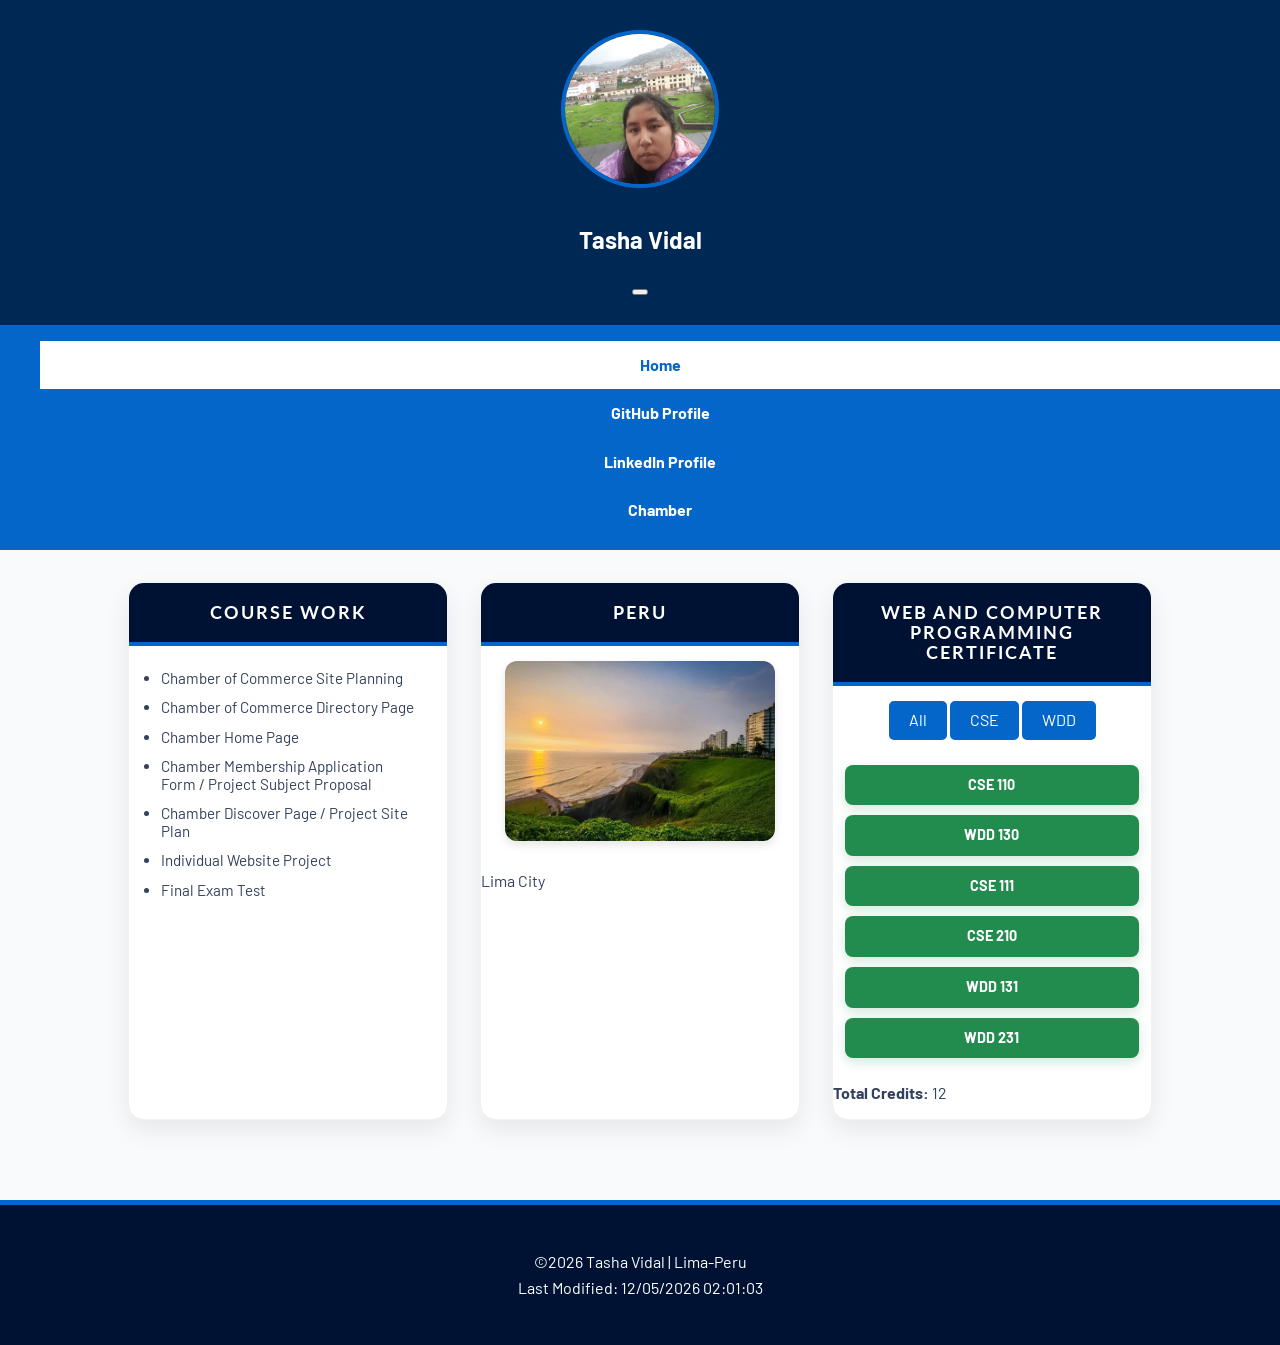
<file: index.html>
<!DOCTYPE html>
<html lang="en">

<head>
    <meta charset="UTF-8">
    <meta name="viewport" content="width=device-width, initial-scale=1.0">
    <meta name="description" content="WDD 231 course portfolio, which includes the Chamber of Commerce project and demonstrates some skills I have developed in other courses.">
    <meta name="author" content="Tasha vidal">
    <link rel="icon" href="images/favorite-favicon.ico">
    <meta property="og:title" content="Home | Tasha vidal">
    <meta property="og:type" content="website" />
    <meta property="og:image" content="images/limaclima.webp">
    <meta property="og:url" content="https://tasha0204.github.io/wdd231/index.html">
    <meta name="twitter:card" content="summary_large_image">
    <link rel="icon" href="images/logofavicon.ico">

    <title>Home | Tasha vidal</title>
    <link rel="preconnect" href="https://fonts.googleapis.com">
    <link rel="preconnect" href="https://fonts.gstatic.com" crossorigin>
    <link href="https://fonts.googleapis.com/css2?family=Barlow&family=Lato&display=swap" rel="stylesheet">
    <link rel="stylesheet" href="styles/normalize.css">
    <link rel="stylesheet" href="styles/style-small.css">
    <link rel="stylesheet" href="styles/style-large.css">
    


    <script src="scripts/main.js" defer></script>
    <script src="scripts/courses.js" defer></script>

</head>

<body>
    <header>
        <div class="contenedor">
            <img class="avatar" src="images/profile.webp" alt="Photograph by Tasha Vidal">
        </div>
        <h2>Tasha Vidal</h2>
        <button id="menu" title="Menu"></button>
    </header>
    <nav>
        <ul>
            <li><a class="active" href="/index.html">Home</a></li>
            <li><a href="https://github.com/tasha0204" target="_blank">GitHub Profile</a></li>
            <li><a href="https://www.linkedin.com/in/d-aris/" target="_blank">LinkedIn Profile</a></li>
            <li><a href="chamber/index.html" target="_blank">Chamber</a></li>
        </ul>
    </nav>
    <main>
        <h1 class="sr-only">Tasha Vidal - Web Development Portfolio</h1>

        <section class="courseWork-box">
            <h2>Course Work</h2> 
            <ul>
                <li>Chamber of Commerce Site Planning</li>
                <li>Chamber of Commerce Directory Page</li>
                <li>Chamber Home Page</li>
                <li>Chamber Membership Application Form / Project Subject Proposal</li>
                <li>Chamber Discover Page / Project Site Plan</li>
                <li>Individual Website Project</li>
                <li>Final Exam Test</li>
            </ul>
        </section>

        <section class="country-box">
            <h2>Peru</h2>
            <picture>
                <source media="(min-width: 1024px)" srcset="images/limaclima.webp">
                <img src="images/limaclima.webp" alt="Photograph by Peru" width="300" height="225">
            </picture>
            <p>Lima City</p>
        </section>

        <section class="certificate-box">
            <h2>Web and Computer Programming certificate</h2>
            <div class="boxButton">
                <button class="courseButton" value="all" title="Filter button">All</button>
                <button class="courseButton" value="cse" title="Filter button">CSE</button>
                <button class="courseButton" value="wdd" title="Filter button">WDD</button>
            </div>
            <div class="boxcertificate01 boxCourse"></div>
            <dialog id="courses-details"></dialog>
            <p id="totalCreditsCert01">Total Credits: 12</p>
        </section>

    </main>
    <footer>
        <p>&copy;<span id="currentyear">2026</span> Tasha Vidal | Lima-Peru </p>
        <p id="lastModified"></p>
    </footer>
</body>

</html>
</file>
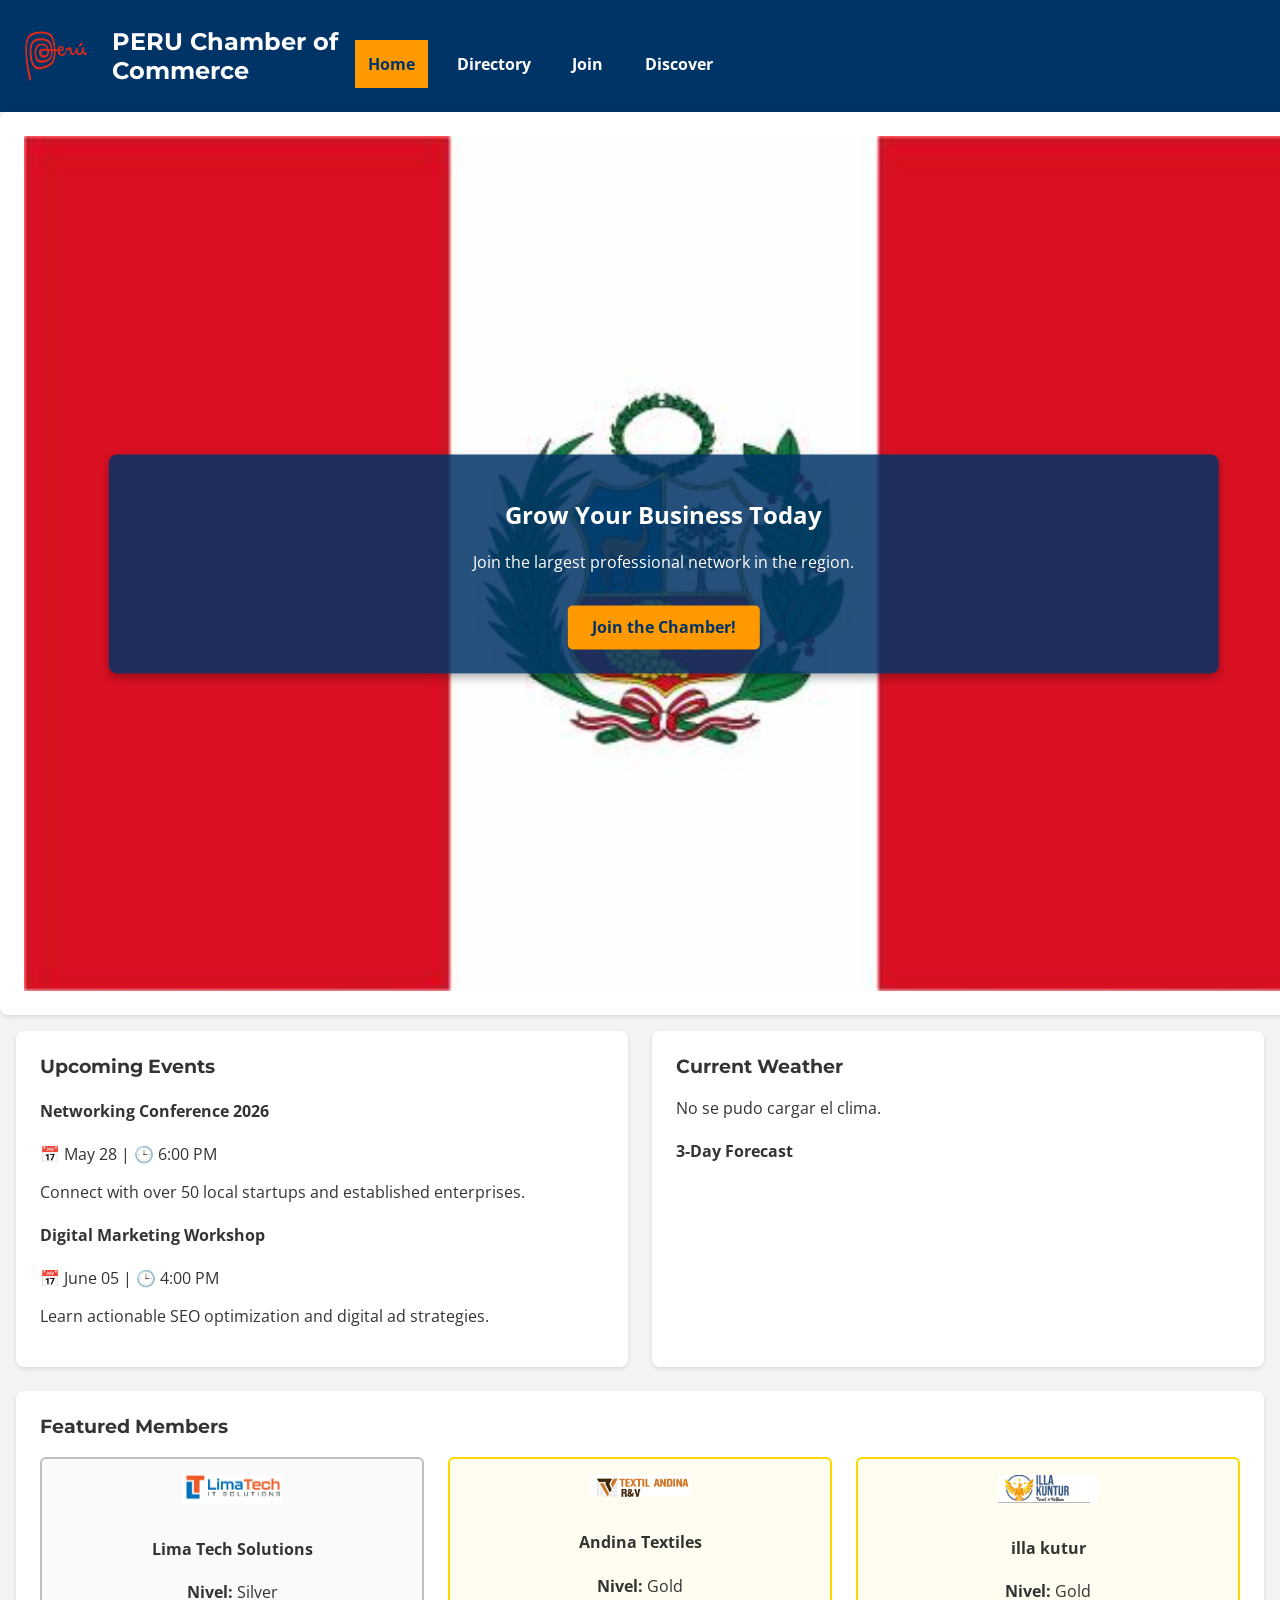
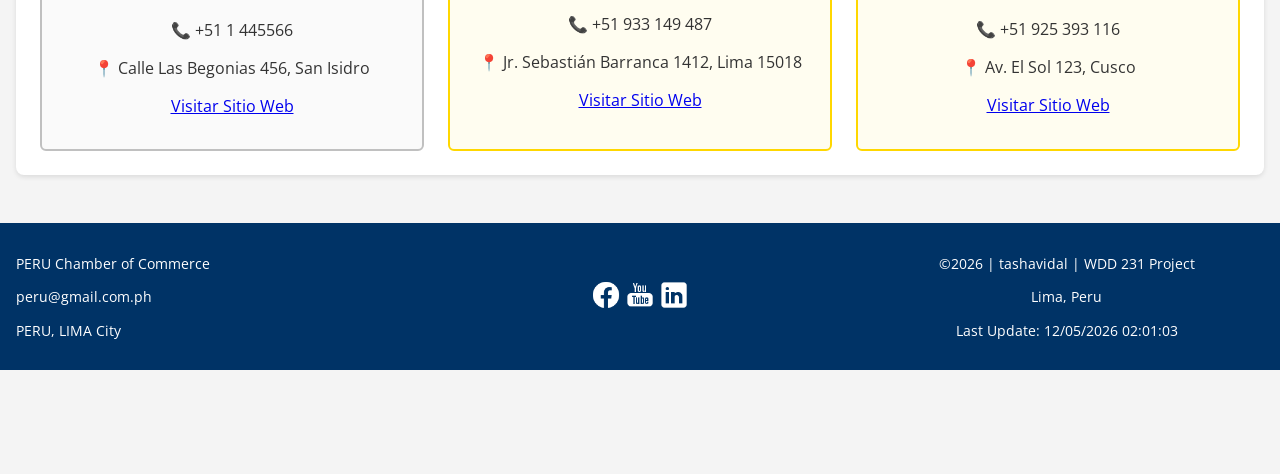
<file: chamber/index.html>
<!DOCTYPE html>
<html lang="en">
<head>
    <meta charset="UTF-8">
    <meta name="viewport" content="width=device-width, initial-scale=1.0">
    
    <title>Chamber of Commerce - Home</title>
    <meta name="description" content="Homepage of my Chamber of Commerce project. Here you'll find local businesses, upcoming events, and the weather in our hometown.">
    <meta name="author" content="Tasha Vidal">
    
    <link rel="icon" href="favicon.ico" type="image/logofavicon.ico">

    <link rel="preconnect" href="https://fonts.googleapis.com">
    <link rel="preconnect" href="https://fonts.gstatic.com" crossorigin>
    <link href="https://fonts.googleapis.com/css2?family=Montserrat:wght@400;700&family=Open+Sans:wght@400;600&display=swap" rel="stylesheet">

    <meta property="og:title" content="Chamber of Commerce - Connecting Local Businesses">
    <meta property="og:description" content="Discover professional networking opportunities, upcoming events, and business spotlights at the Chamber of Commerce.">
    <meta property="og:image" content="https://tasha0204.github.io/wdd231/chamber/images/lima.webp">
    <meta property="og:url" content="https://tasha0204.github.io/wdd231/chamber/index.html">
    <meta property="og:type" content="website">

    <link rel="stylesheet" href="styles/base.css">
    <link rel="stylesheet" href="styles/largeindex.css" media="(min-width: 768px)">
    
    <script defer src="scripts/main.js"></script>
</head>
<body>

    <header>
        <div class="logo-container">
            <img src="images/logomarca.png" alt="Chamber of Commerce Logo" width="80" height="80">
            <p class="header-title">PERU Chamber of Commerce</p>
        </div>
        <nav>
            <button id="menu-toggle" aria-label="Open navigation menu">☰</button>
            <ul id="nav-menu">
                <li><a href="index.html" class="active">Home</a></li>
                <li><a href="directory.html">Directory</a></li>
                <li><a href="join.html">Join</a></li>
               <li><a href="discover.html" >Discover</a></li>
            </ul>
        </nav>
    </header>

    <main>
        <h1 class="main-title">Chamber of Commerce - Home</h1>

        <section class="hero-section">
            <picture>
                <source srcset="images/templo6.webp" media="(min-width: 768px)">
                <img src="images/hero.jpg" alt="Panoramic city view and professional business environment" class="hero-image" width="1200" height="500">
            </picture>
            <div class="cta-overlay">
                <h2>Grow Your Business Today</h2>
                <p>Join the largest professional network in the region.</p>
                <a href="join.html" class="cta-button">Join the Chamber!</a>
            </div>
        </section>

        <div class="grid-container">
            
            <section class="events-card">
                <h3>Upcoming Events</h3>
                <div class="event-item">
                    <h4>Networking Conference 2026</h4>
                    <p>📅 May 28 | 🕒 6:00 PM</p>
                    <p>Connect with over 50 local startups and established enterprises.</p>
                </div>
                <div class="event-item">
                    <h4>Digital Marketing Workshop</h4>
                    <p>📅 June 05 | 🕒 4:00 PM</p>
                    <p>Learn actionable SEO optimization and digital ad strategies.</p>
                </div>
            </section>

            <section class="weather-card">
                <h3>Current Weather</h3>
                <div id="weather-current">
                    <p>Loading current weather data...</p>
                </div>
                <h4>3-Day Forecast</h4>
                <div id="weather-forecast" class="forecast-container">
                    </div>
            </section>

            <section class="spotlight-section">
                <h3>Featured Members</h3>
                <div id="spotlight-container" class="spotlight-grid">
                    <p>Loading spotlight members...</p>
                </div>
            </section>

        </div>
    </main>

    <footer>
    <div class="footer-container">
        <div class="footer-info">
            <p>PERU Chamber of Commerce</p>
            <p>peru@gmail.com.ph</p>
            <p>PERU, LIMA City</p>
        </div>
        
        <div class="social-icons">
            <a href="https://www.facebook.com/" target="_blank"><img src="images/facebook.png" alt="Visit our Facebook page" width="30" height="30"></a>
            <a href="https://www.youtube.com/" target="_blank"><img src="images/youtube.png" alt="Visit our Youtube page" width="30" height="30"></a>
            <a href="https://www.linkedin.com/" target="_blank"><img src="images/linkedin.png" alt="Visit our Linkedin page" width="30" height="30"></a>
        </div>
        
        <div class="footer-copy">
             <p>&copy;<span id="currentyear"></span> | tashavidal | WDD 231 Project</p>
            <p>Lima, Peru</p>
            <p>Last Update: <span id="lastModified"></span></p>
        </div>
    </div>
</footer>
</body>
</html>
</file>
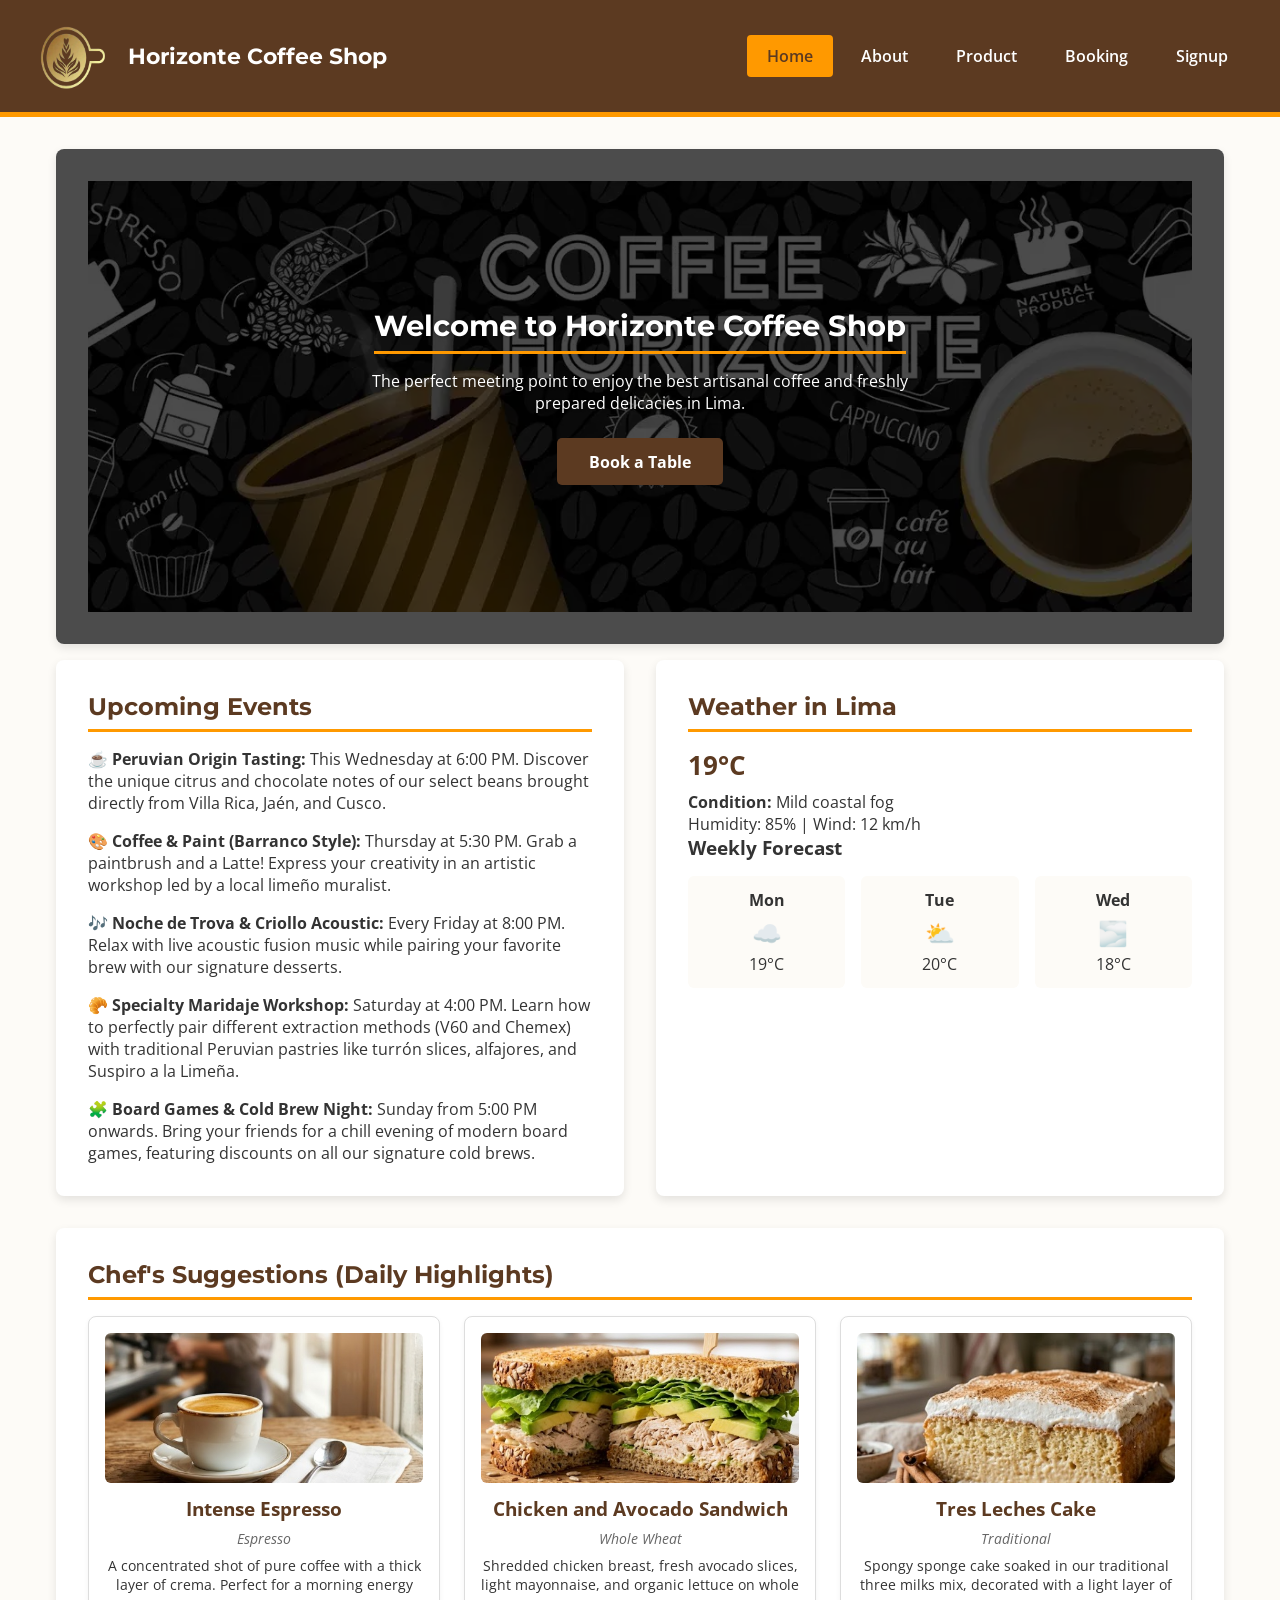
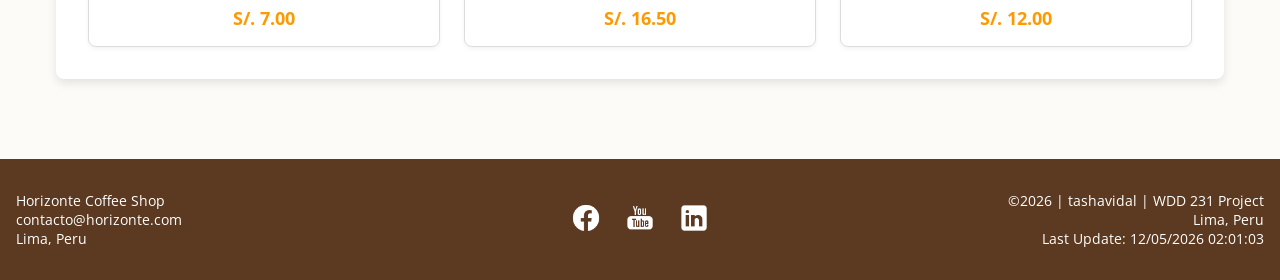
<file: project_final/index.html>
<!DOCTYPE html>
<html lang="en">
<head>
    <meta charset="UTF-8">
    <meta name="viewport" content="width=device-width, initial-scale=1.0">
    <title>Horizonte Coffee Shop - Welcome</title>
    <meta name="description" content="Welcome to Horizonte Coffee Shop. Enjoy our select coffees, artisanal burgers, and traditional pastries in Lima.">
    <meta name="author" content="Tasha Vidal">
    
    <link rel="icon" href="images/favicon.ico" type="image/x-icon">

    <link rel="preconnect" href="https://fonts.googleapis.com">
    <link rel="preconnect" href="https://fonts.gstatic.com" crossorigin>
    <link href="https://fonts.googleapis.com/css2?family=Montserrat:wght@400;700&family=Open+Sans:wght@400;600&display=swap" rel="stylesheet">

    <meta property="og:title" content="Horizonte Coffee Shop - The best flavor in Lima">
    <meta property="og:description" content="Explore our artisanal menu and make your online reservation quickly.">
    <meta property="og:image" content="https://tasha0204.github.io/wdd231/project_final/images/logocafe.webp">
    <meta property="og:url" content="https://tashavidal.github.io/wdd231/project_final/index.html">
    
    <link rel="stylesheet" href="styles/base.css">
    <link rel="stylesheet" href="styles/large.css">
    <script defer src="scripts/mainindex.js"></script>
</head>
<body>

    <header>
        <div class="logo-container">
            <img src="images/logocafe.webp" alt="Horizonte Coffee Shop Logo" width="80" height="80">
            <p class="header-title">Horizonte Coffee Shop</p>
        </div>
        <nav>
            <button id="menu-toggle" aria-label="Open navigation menu">☰</button>
            <ul id="nav-menu">
                <li><a href="index.html" class="active">Home</a></li>
                <li><a href="about.html">About</a></li>
                <li><a href="menu.html">Product</a></li>
                <li><a href="join.html">Booking</a></li>
                <li><a href="singup.html">Signup</a></li>
            </ul>
        </nav>
    </header>

    <main>
        <h1 class="visually-hidden">Horizonte Coffee Shop - Home</h1>

        <section class="hero-section">
            <img src="images/cofee.webp" alt="Horizonte Coffee Shop Atmosphere" class="hero-image" width="1200" height="650">
            <div class="cta-overlay">
                <h2>Welcome to Horizonte Coffee Shop</h2>
                <p>The perfect meeting point to enjoy the best artisanal coffee and freshly prepared delicacies in Lima.</p>
                <a href="join.html" class="cta-button">Book a Table</a>
            </div>
        </section>

        <div class="grid-container">
            
           <section class="events-card">
                <h2>Upcoming Events</h2>
                
                <p>☕ <strong>Peruvian Origin Tasting:</strong> This Wednesday at 6:00 PM. Discover the unique citrus and chocolate notes of our select beans brought directly from Villa Rica, Jaén, and Cusco.</p>
                
                <p class="mt-1">🎨 <strong>Coffee & Paint (Barranco Style):</strong> Thursday at 5:30 PM. Grab a paintbrush and a Latte! Express your creativity in an artistic workshop led by a local limeño muralist.</p>
                
                <p class="mt-1">🎶 <strong>Noche de Trova & Criollo Acoustic:</strong> Every Friday at 8:00 PM. Relax with live acoustic fusion music while pairing your favorite brew with our signature desserts.</p>
                
                <p class="mt-1">🥐 <strong>Specialty Maridaje Workshop:</strong> Saturday at 4:00 PM. Learn how to perfectly pair different extraction methods (V60 and Chemex) with traditional Peruvian pastries like turrón slices, alfajores, and Suspiro a la Limeña.</p>
                
                <p class="mt-1">🧩 <strong>Board Games & Cold Brew Night:</strong> Sunday from 5:00 PM onwards. Bring your friends for a chill evening of modern board games, featuring discounts on all our signature cold brews.</p>
            </section>

            <section class="weather-card">
                <h2>Weather in Lima</h2>
                <div id="weather-current">
                    <p class="loading-message">Loading current weather...</p>
                </div>
                <h3>Weekly Forecast</h3>
                <div id="weather-forecast" class="forecast-container">
                </div>
            </section>

            <section class="spotlight-section full-width">
                <h2>Chef's Suggestions (Daily Highlights)</h2>
                <div id="promotions-container" class="spotlight-grid">
                    <p class="loading-message">Loading today's delicacies...</p>
                </div>
            </section>

        </div>
    </main>

    <footer>
        <div class="footer-container">
            <div class="footer-info">
                <p>Horizonte Coffee Shop</p>
                <p>contacto@horizonte.com</p>
                <p>Lima, Peru</p>
            </div>
            
            <div class="social-icons">
                <a href="https://www.facebook.com/" target="_blank" rel="noopener"><img src="images/facebook.png" alt="Facebook" width="30" height="30"></a>
                <a href="https://www.youtube.com/" target="_blank" rel="noopener"><img src="images/youtube.png" alt="Youtube" width="30" height="30"></a>
                <a href="https://www.linkedin.com/" target="_blank" rel="noopener"><img src="images/linkedin.png" alt="Linkedin" width="30" height="30"></a>
            </div>
            
            <div class="footer-copy">
                <p>&copy;<span id="currentyear"></span> | tashavidal | WDD 231 Project</p>
                <p>Lima, Peru</p>
                <p>Last Update: <span id="lastModified"></span></p>
            </div>
        </div>
    </footer>

</body>
</html>
</file>
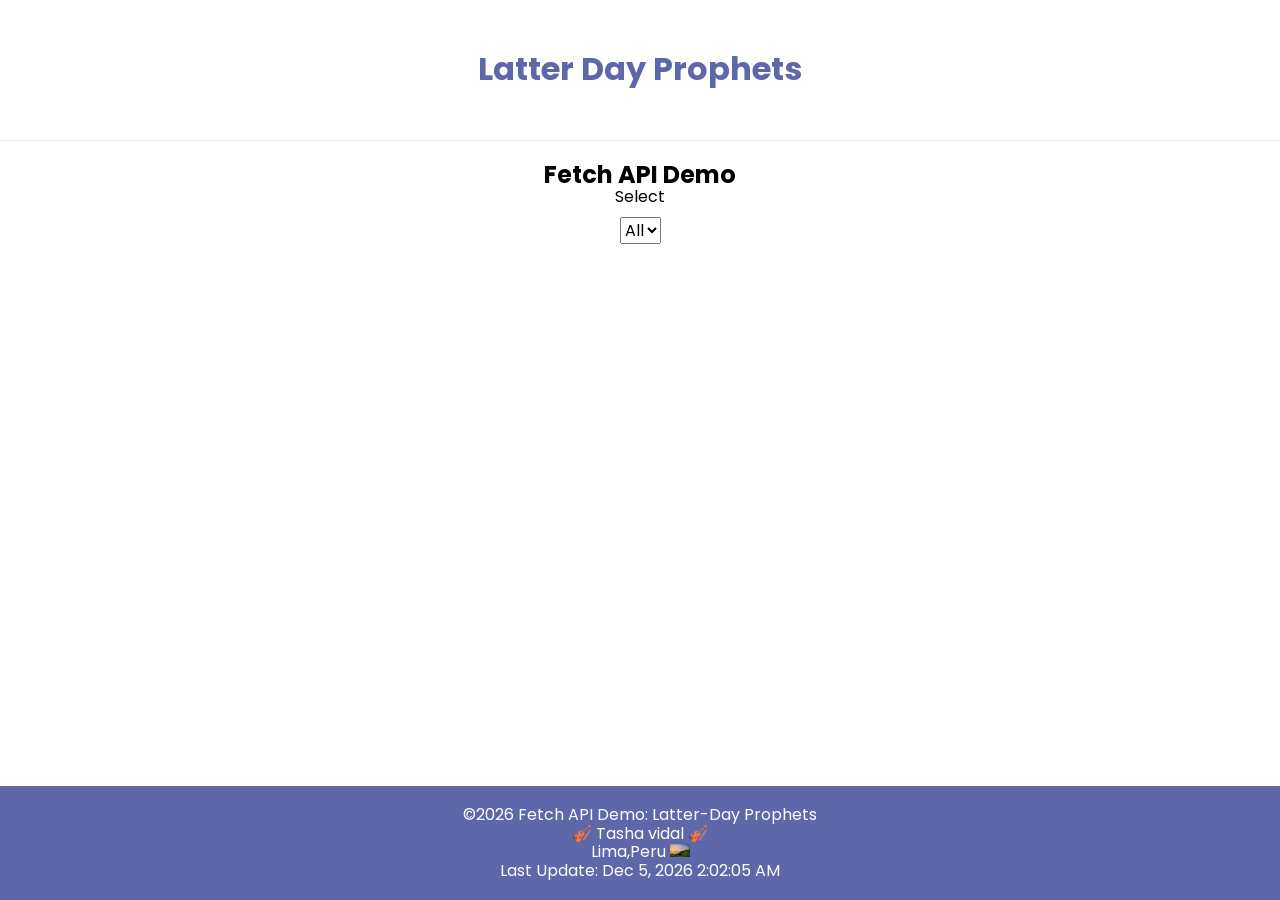
<file: prophets.html>
<!DOCTYPE html>
<html lang="en-US">

<head>
    <meta charset="UTF-8">
    <meta name="viewport" content="width=device-width,initial-scale=1.0">
    <meta name="author" content="Tasha Vidal | WDD 231 | Web Frontend Development I">
    <meta name="description" content="Prophets: ">
    <meta property="og:title" content="Latter Day Prophets">
    <meta property="og:description"
        content="This assignment demonstrates how fetch API works when requesting info from a website to a remote server">
    <meta property="og:image" content="https://byui-cse.github.io/wdd231-ww-course/images/prophets-lg.png">
    <meta property="og:url" content="https://Tasha0204.github.io/wdd231/prophets.html">
    <meta property="og:type" content="website">
    <title>Latter Day Prophets</title>
    <link rel="preconnect" href="https://fonts.googleapis.com">
    <link rel="preconnect" href="https://fonts.gstatic.com" crossorigin>
    <link
        href="https://fonts.googleapis.com/css2?family=Poppins:ital,wght@0,100;0,200;0,300;0,400;0,500;0,600;0,700;0,800;0,900;1,100;1,200;1,300;1,400;1,500;1,600;1,700;1,800;1,900&display=swap"
        rel="stylesheet">
    <link rel="stylesheet" href="styles/normalize.css">
    <link rel="stylesheet" href="styles/prophets.css">
    <script src="scripts/prophets.js" defer></script>
</head>

<body>
    <header>
        <h1>Latter Day Prophets</h1>


    </header>
    <main>
        <h2>Fetch API Demo</h2>

        <label for="dynamic-prophets">Select</label>
        <select name="dynamic-prophets" id="dynamic-prophets">
            <option value="all">All</option>
        </select>
        <div class="card-wrapper">

            <div id="cards"></div>
            <!-- <span id="stats"></span> -->

        </div>


    </main>


    <footer class="bottom-details">

        <p>&copy;<span id="currentyear"></span> Fetch API Demo: Latter-Day Prophets<br> 🎻 Tasha vidal
            🎻</p>
        <p> Lima,Peru <img src="images/limaclima.webp" alt="Peru country small footer icon" width="20">
        </p>
        <p>Last Update: <span id="lastModified"></span></p>

    </footer>
</body>

</html>
</file>
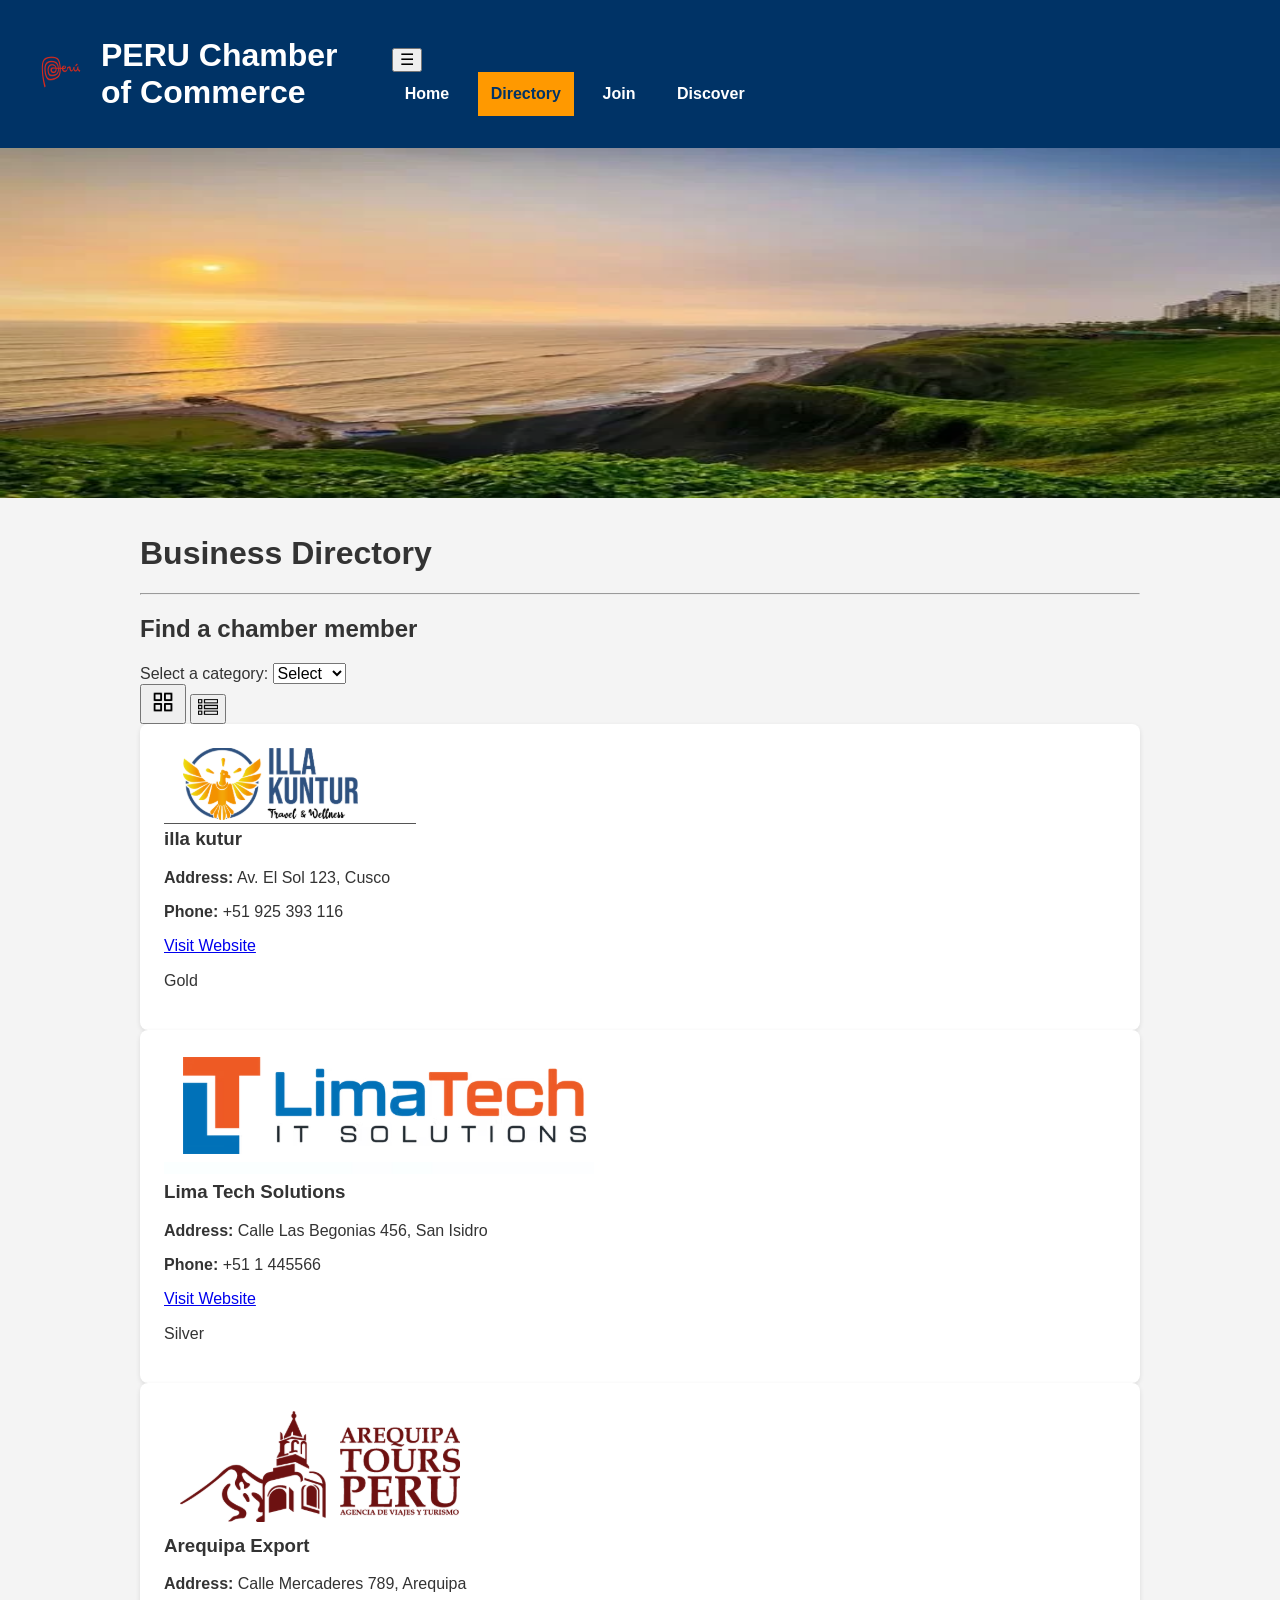
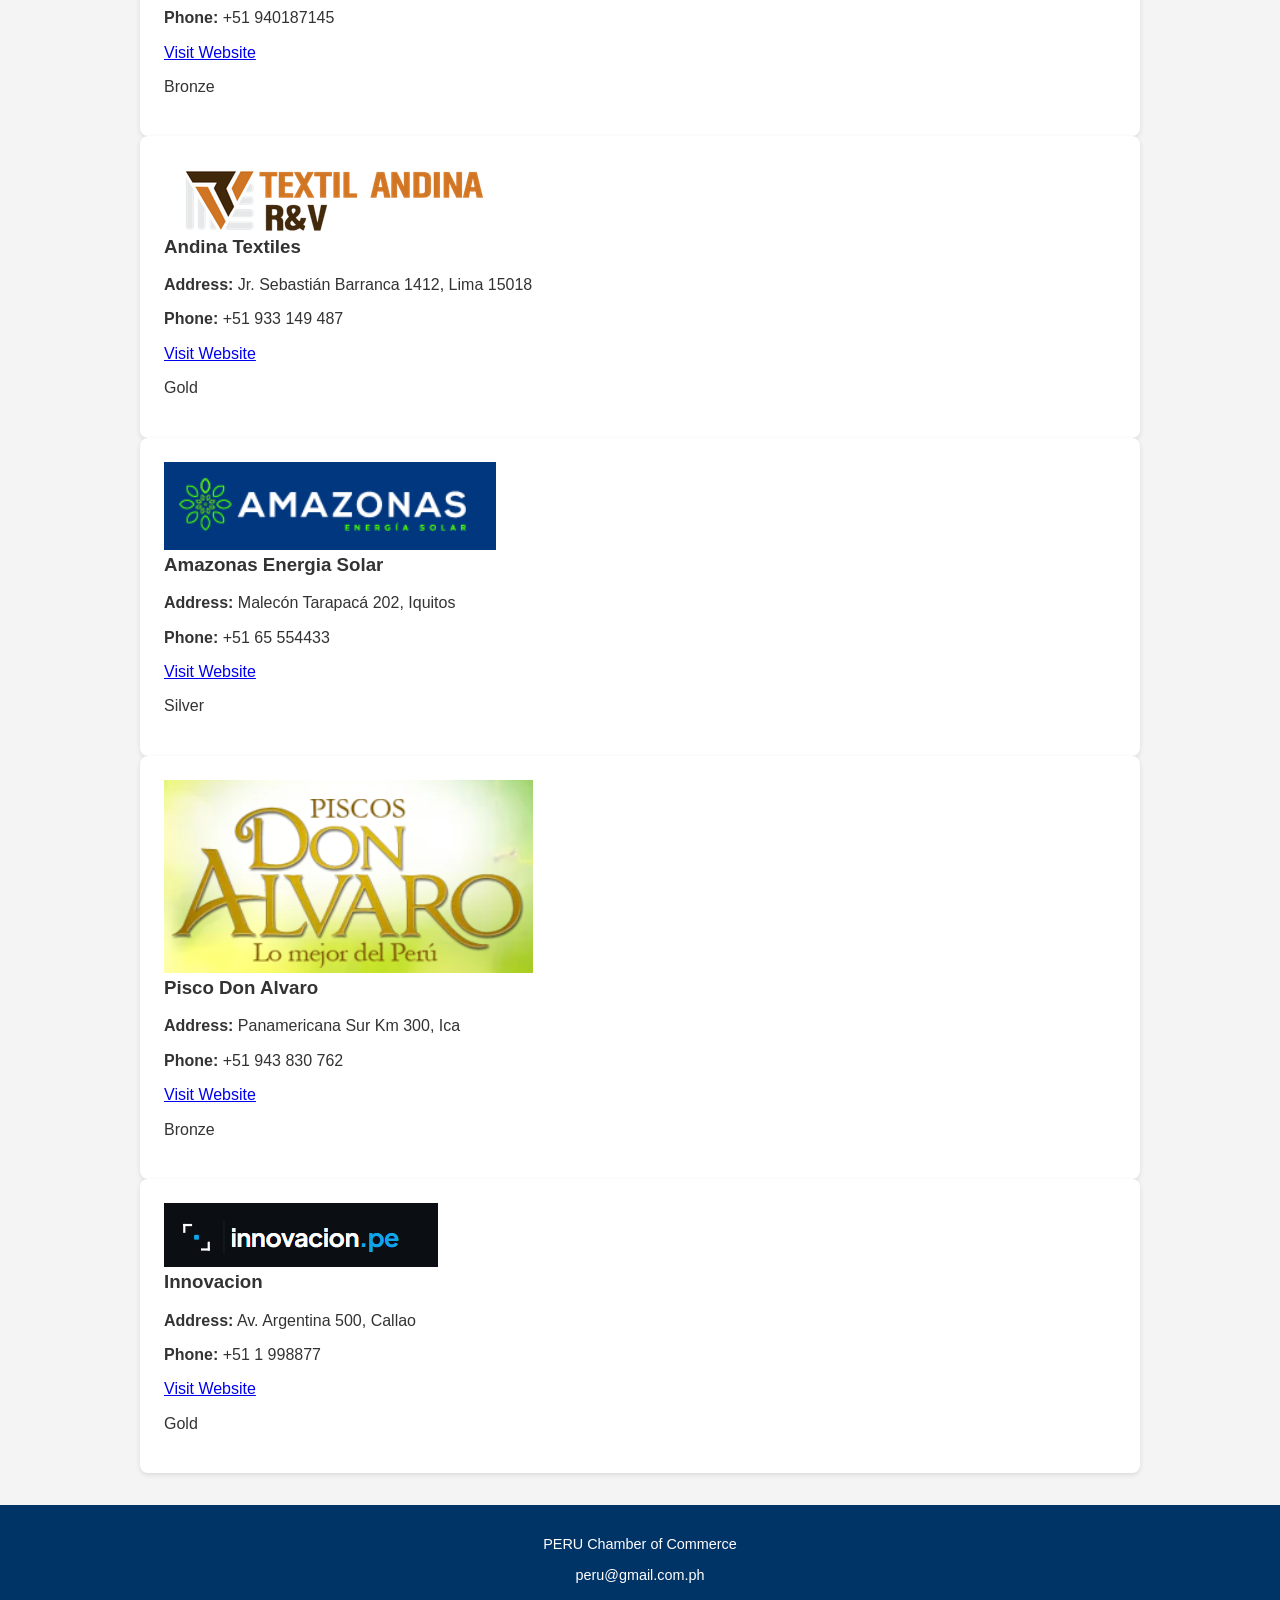
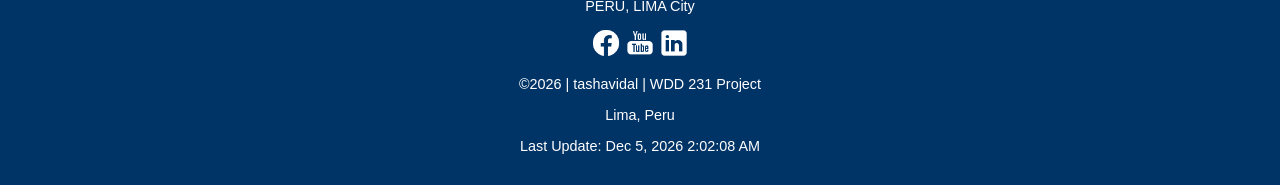
<file: chamber/directory.html>
<!DOCTYPE html>
<html lang="en">
<head>
    <meta charset="UTF-8">
    <meta name="viewport" content="width=device-width, initial-scale=1.0">
    <title>Business Directory | PERU Chamber of Commerce</title>
    
    <link rel="preconnect" href="https://fonts.googleapis.com">
    <link rel="preconnect" href="https://fonts.gstatic.com" crossorigin>
    <link href="https://fonts.googleapis.com/css2?family=Gowun+Batang:wght@400;700&family=Montserrat+Alternates:wght@100;400;700&display=swap" rel="stylesheet">
    
    <meta name="description" content="Explore the official Peru Chamber of Commerce business directory.">
    <meta name="author" content="Tasha Vidal">
    
    <link rel="stylesheet" href="styles/normalize.css">
    <link rel="stylesheet" href="styles/largeindex.css">
    <link rel="stylesheet" href="styles/directory.css">

    <script src="scripts/directory.js" type="module"></script>
</head>

<body>
    <header>
        <div class="nav-links-wrapper">
            <div class="logo-box">
                <a href="index.html">
                    <img id="icc" src="images/logomarca.png" alt="Peru Chamber of Commerce" width="50" height="50">
                </a>
                <h1>PERU Chamber of Commerce</h1>
            </div>

            <nav>
                <button id="menu" aria-label="menu">☰</button>
                <ul id="nav-menu">
                    <li><a href="index.html" >Home</a></li>
                    <li><a href="directory.html"class="active">Directory</a></li>
                    <li><a href="join.html">Join</a></li>
                   <li><a href="discover.html">Discover</a></li>
                </ul>
            </nav>
        </div>
    </header>

    <div class="hero-container">
        <div class="hero">
            <picture>
                <source media="(max-width: 680px)" srcset="images/hero.jpg">
                <img src="images/lima.webp" width="1600" height="350" alt="Panoramic view of the city of Lima">
            </picture>
        </div>
    </div>

    <main>
        <div class="container">
            <h1>Business Directory</h1>
            <hr>
            
            <h2>Find a chamber member</h2>
            <label for="dynamic-businesses">Select a category:</label>
            <select name="dynamic-businesses" id="dynamic-businesses">
                <option value="" id="select">Select</option>
            </select>

            <div class="layout">
                <button id="grid"><img src="images/grid.png" alt="grid layout" width="30" height="30"></button>
                <button id="list"><img src="images/list.png" alt="list layout" width="20" height="20"></button>
            </div>

            <div id="businesses"></div>
        </div>
    </main>

    <footer>
        <div class="footer-container">
            <div class="footer-info">
                <p>PERU Chamber of Commerce</p>
                <p>peru@gmail.com.ph</p>
                <p>PERU, LIMA City</p>
            </div>
            
            <div class="social-icons">
                <a href="https://www.facebook.com/" target="_blank"><img src="images/facebook.png" alt="Facebook" width="30" height="30"></a>
                <a href="https://www.youtube.com/" target="_blank"><img src="images/youtube.png" alt="Youtube" width="30" height="30"></a>
                <a href="https://www.linkedin.com/" target="_blank"><img src="images/linkedin.png" alt="Linkedin" width="30" height="30"></a>
            </div>
            
            <div class="footer-copy">
                 <p>&copy;<span id="currentyear"></span> | tashavidal | WDD 231 Project</p>
                <p>Lima, Peru</p>
                <p>Last Update: <span id="lastModified"></span></p>
            </div>
        </div>
    </footer>
</body>
</html>
</file>
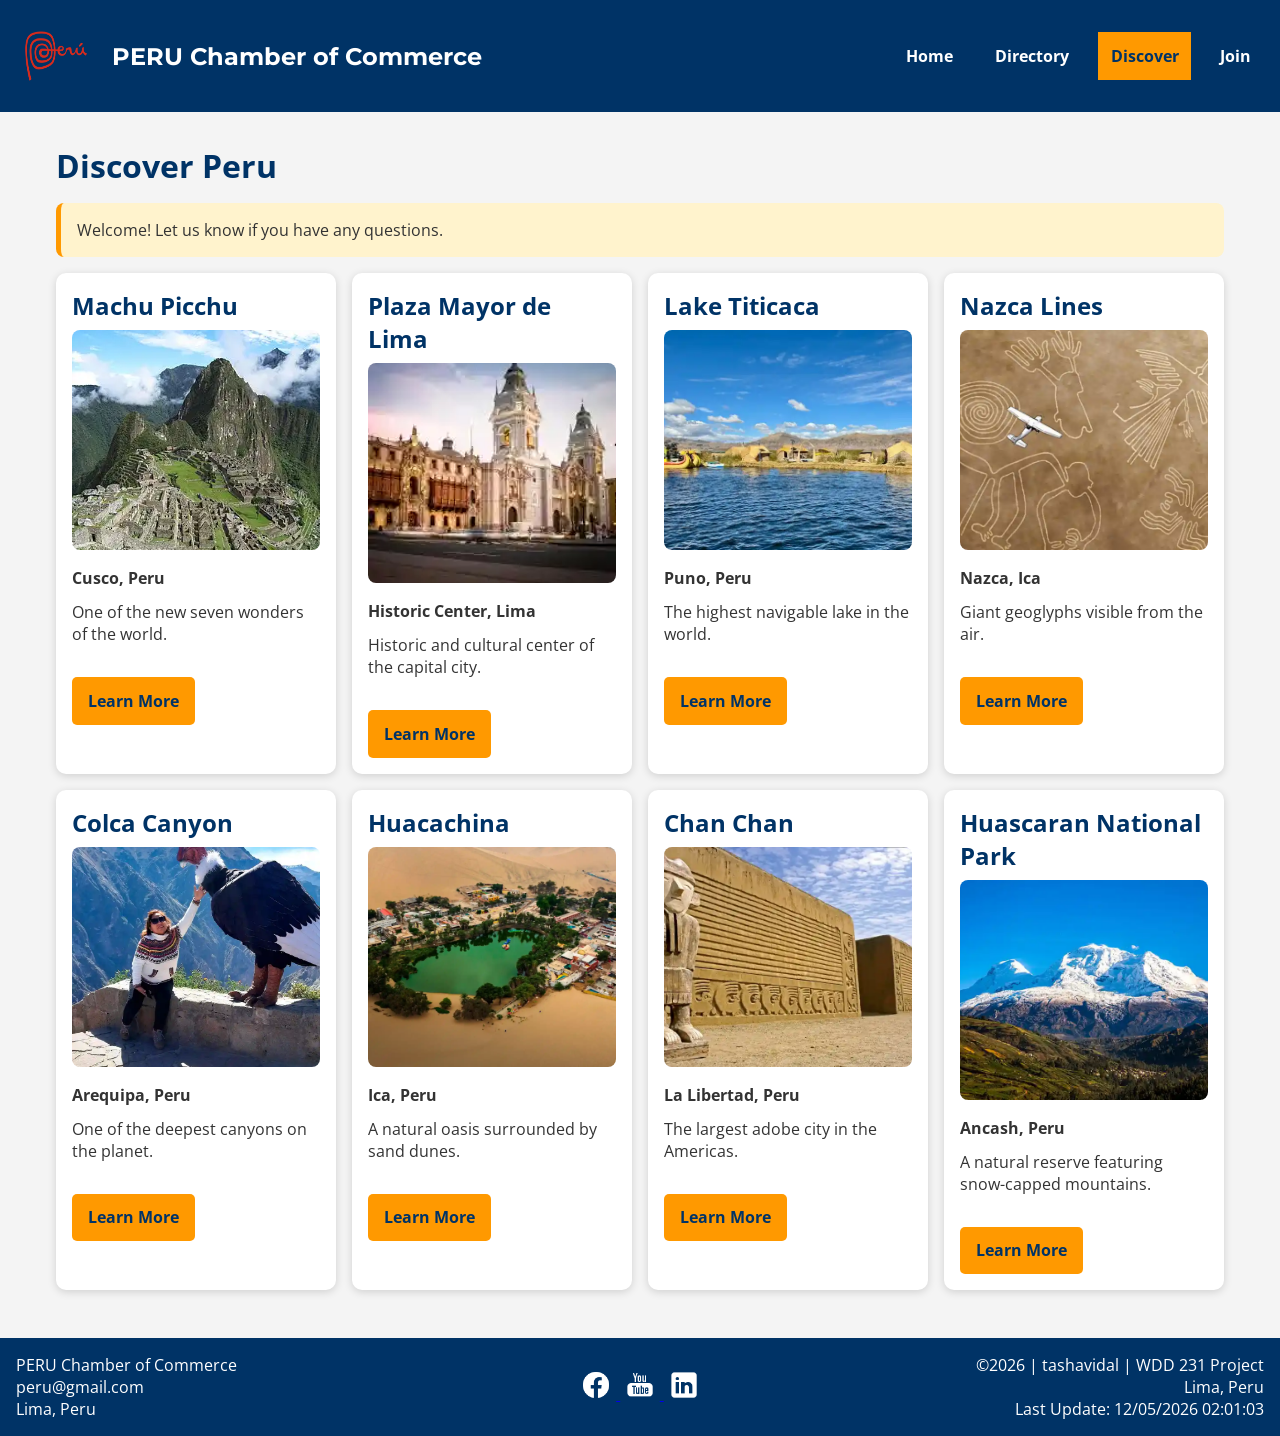
<file: chamber/discover.html>
<!DOCTYPE html>
<html lang="en">
<head>
    <meta charset="UTF-8">
    <meta name="viewport" content="width=device-width, initial-scale=1.0">
    
    <title>Peru Chamber of Commerce - Discover</title>
    <meta name="description" content="Exploration page of the most emblematic places in Peru.">
    <meta name="author" content="Tasha Vidal">
    
    <link rel="icon" href="favicon.ico" type="image/logofavicon.ico">

    <link rel="preconnect" href="https://fonts.googleapis.com">
    <link rel="preconnect" href="https://fonts.gstatic.com" crossorigin>
    <link href="https://fonts.googleapis.com/css2?family=Montserrat:wght@400;700&family=Open+Sans:wght@400;600&display=swap" rel="stylesheet">

    <meta property="og:title" content="Peru Chamber of Commerce - Discover">
    <meta property="og:description" content="Click on a destination and discover its majesty and learn more about your destination.">
    <meta property="og:image" content="https://tasha0204.github.io/wdd231/chamber/images/lima.webp">
    <meta property="og:url" content="https://tasha0204.github.io/wdd231/chamber/index.html">
    <meta property="og:type" content="website">

    <link rel="stylesheet" href="styles/basediscover.css">
    <link rel="stylesheet" href="styles/largediscover.css" media="(min-width: 768px)">
    
    <script defer src="scripts/discover.js"></script>
</head>

<body>

<header>

    <div class="logo-container">
        <img src="images/logomarca.png"
             alt="Chamber of Commerce Logo"
             width="80"
             height="80">

        <p class="header-title">PERU Chamber of Commerce</p>
    </div>

    <nav>
        <button id="menu-toggle" aria-label="Open navigation menu">
            ☰
        </button>

        <ul id="nav-menu">
            <li><a href="index.html">Home</a></li>
            <li><a href="directory.html">Directory</a></li>
            <li><a href="discover.html" class="active">Discover</a></li>
            <li><a href="join.html">Join</a></li>
        </ul>
    </nav>

</header>

<main>

    <h1>Discover Peru</h1>

    <div id="visit-message">
        Welcome!
    </div>

    <section id="discover-grid">

        </section>

</main>

<footer>

    <div class="footer-container">

        <div class="footer-info">
            <p>PERU Chamber of Commerce</p>
            <p>peru@gmail.com</p>
            <p>Lima, Peru</p>
        </div>

        <div class="social-icons">
            <a href="https://www.facebook.com/" target="_blank">
                <img src="images/facebook.png"
                     alt="Facebook"
                     width="30"
                     height="30">
            </a>

            <a href="https://www.youtube.com/" target="_blank">
                <img src="images/youtube.png"
                     alt="Youtube"
                     width="30"
                     height="30">
            </a>

            <a href="https://www.linkedin.com/" target="_blank">
                <img src="images/linkedin.png"
                     alt="LinkedIn"
                     width="30"
                     height="30">
            </a>
        </div>
         <div class="footer-copy">
             <p>&copy;<span id="currentyear"></span> | tashavidal | WDD 231 Project</p>
            <p>Lima, Peru</p>
            <p>Last Update: <span id="lastModified"></span></p>
        </div>

    </div>

</footer>

</body>
</html>
</file>
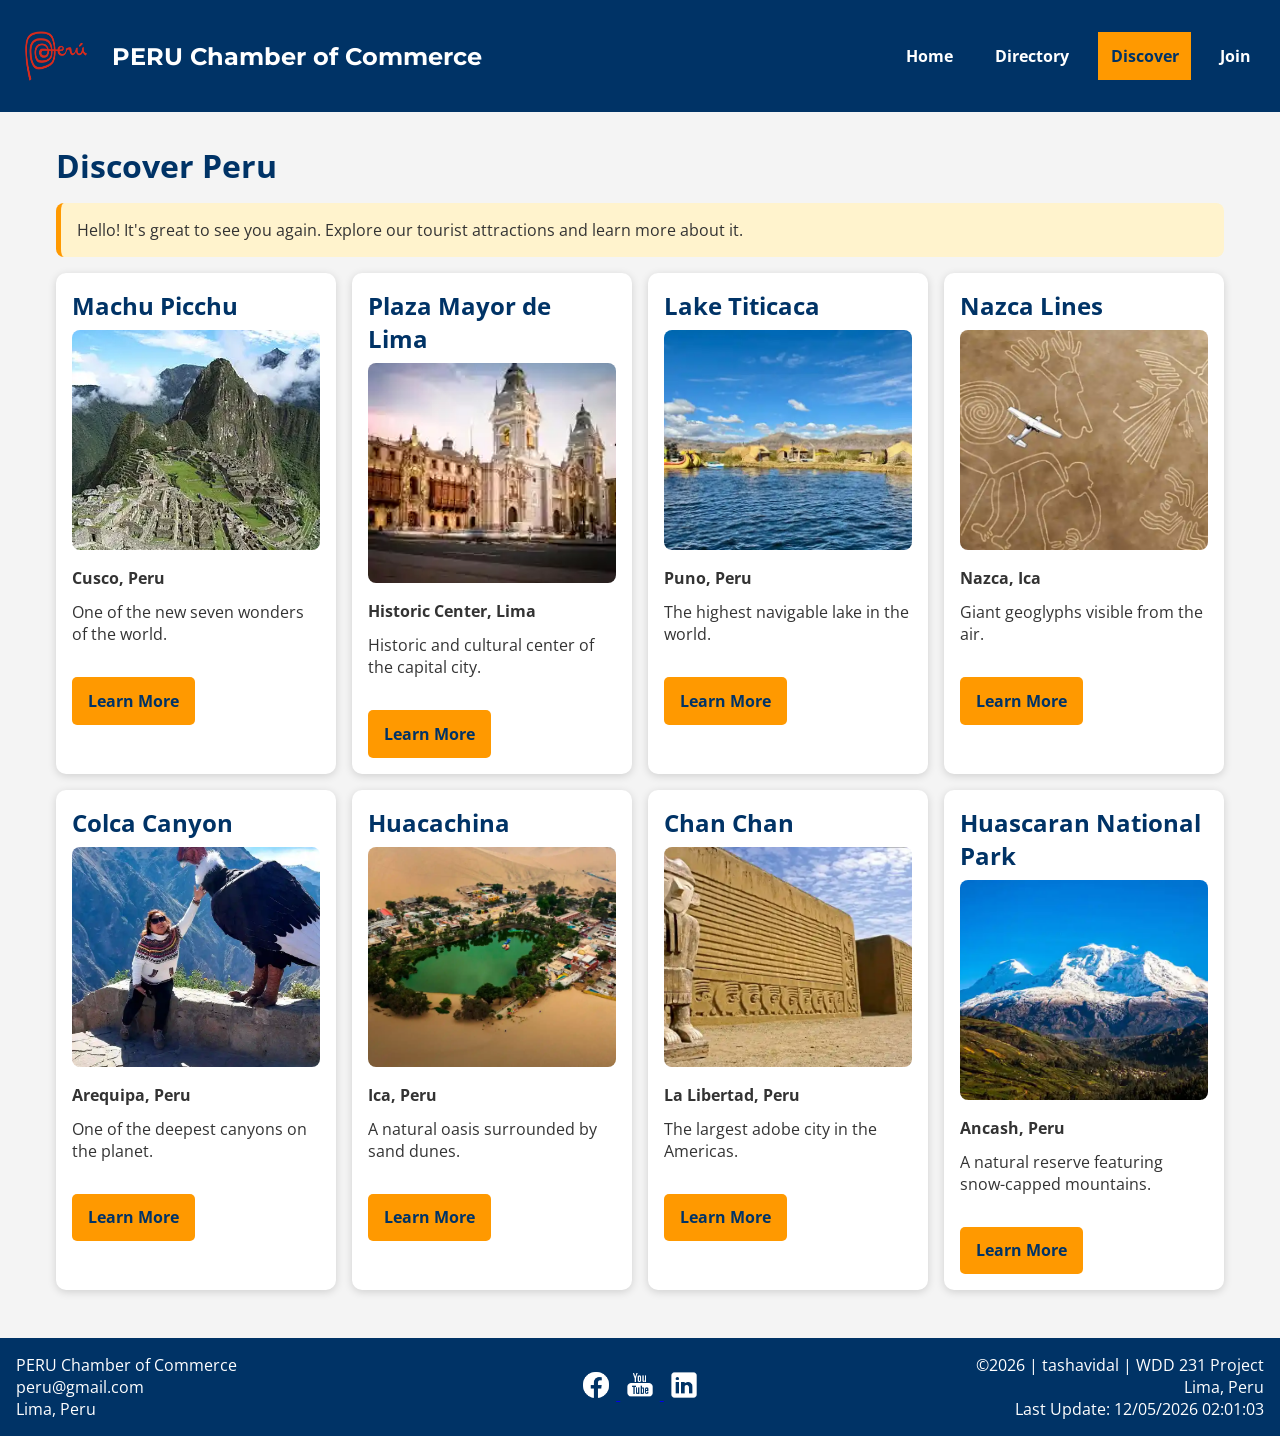
<file: chamber/discovery.html>
<!DOCTYPE html>
<html lang="en">
<head>
    <meta charset="UTF-8">
    <meta name="viewport" content="width=device-width, initial-scale=1.0">
    
    <title>Chamber of Commerce - Join</title>
    <meta name="description" content="Join page with a business application form and interactive tiers to view membership benefits.">
    <meta name="author" content="Tasha Vidal">
    
    <link rel="icon" href="favicon.ico" type="image/logofavicon.ico">

    <link rel="preconnect" href="https://fonts.googleapis.com">
    <link rel="preconnect" href="https://fonts.gstatic.com" crossorigin>
    <link href="https://fonts.googleapis.com/css2?family=Montserrat:wght@400;700&family=Open+Sans:wght@400;600&display=swap" rel="stylesheet">

    <meta property="og:title" content="Chamber of Commerce - Join Us Today">
    <meta property="og:description" content="Apply for membership, select your tier, and discover exclusive benefits for your business.">
    <meta property="og:image" content="https://tasha0204.github.io/wdd231/chamber/images/lima.webp">
    <meta property="og:url" content="https://tasha0204.github.io/wdd231/chamber/index.html">
    <meta property="og:type" content="website">

    <link rel="stylesheet" href="styles/basediscover.css">
    <link rel="stylesheet" href="styles/largediscover.css" media="(min-width: 768px)">
    
    <script defer src="scripts/discover.js"></script>
</head>

<body>

<header>

    <div class="logo-container">
        <img src="images/logomarca.png"
             alt="Chamber of Commerce Logo"
             width="80"
             height="80">

        <p class="header-title">PERU Chamber of Commerce</p>
    </div>

    <nav>
        <button id="menu-toggle" aria-label="Open navigation menu">
            ☰
        </button>

        <ul id="nav-menu">
            <li><a href="index.html">Home</a></li>
            <li><a href="directory.html">Directory</a></li>
            <li><a href="discovery.html" class="active">Discover</a></li>
            <li><a href="join.html">Join</a></li>
        </ul>
    </nav>

</header>

<main>

    <h1>Discover Peru</h1>

    <div id="visit-message">
        Welcome!
    </div>

    <section id="discover-grid">

        </section>

</main>

<footer>

    <div class="footer-container">

        <div class="footer-info">
            <p>PERU Chamber of Commerce</p>
            <p>peru@gmail.com</p>
            <p>Lima, Peru</p>
        </div>

        <div class="social-icons">
            <a href="https://www.facebook.com/" target="_blank">
                <img src="images/facebook.png"
                     alt="Facebook"
                     width="30"
                     height="30">
            </a>

            <a href="https://www.youtube.com/" target="_blank">
                <img src="images/youtube.png"
                     alt="Youtube"
                     width="30"
                     height="30">
            </a>

            <a href="https://www.linkedin.com/" target="_blank">
                <img src="images/linkedin.png"
                     alt="LinkedIn"
                     width="30"
                     height="30">
            </a>
        </div>
         <div class="footer-copy">
             <p>&copy;<span id="currentyear"></span> | tashavidal | WDD 231 Project</p>
            <p>Lima, Peru</p>
            <p>Last Update: <span id="lastModified"></span></p>
        </div>

    </div>

</footer>

</body>
</html>
</file>
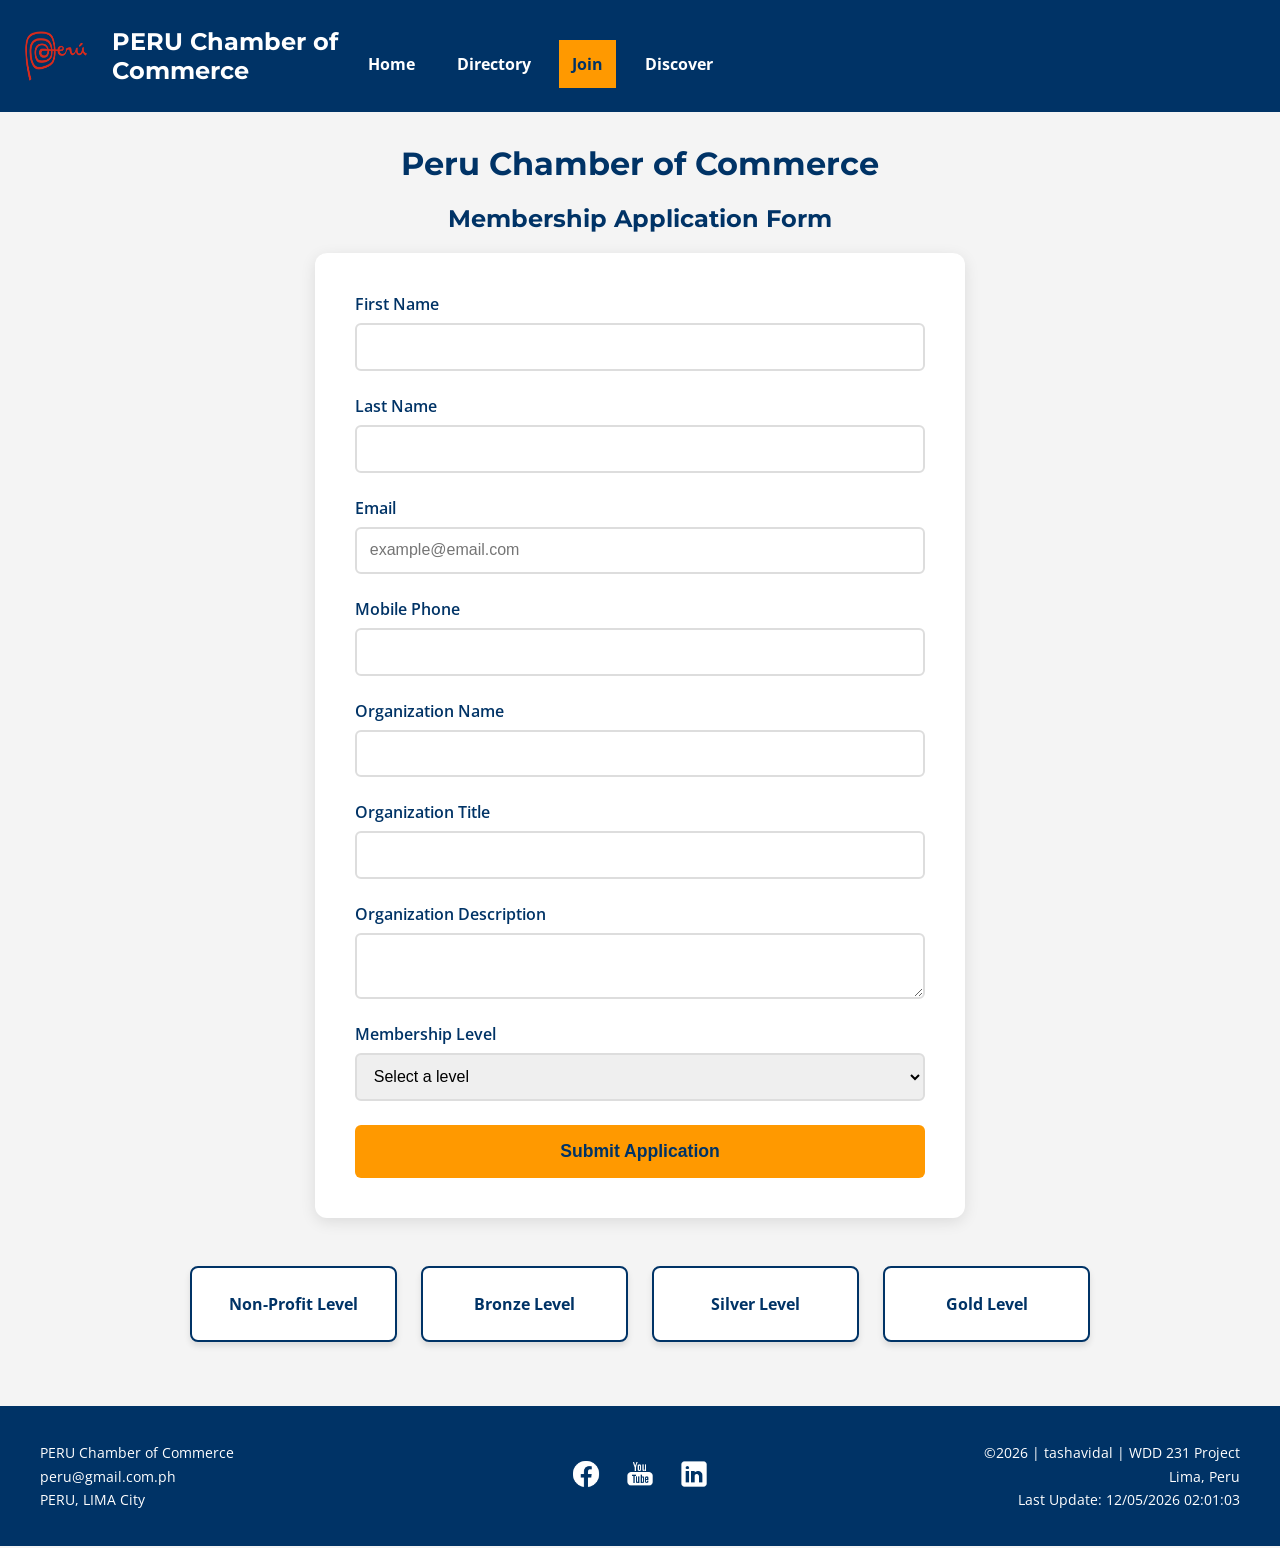
<file: chamber/join.html>
<!DOCTYPE html>
<html lang="en">
<head>
    <meta charset="UTF-8">
    <meta name="viewport" content="width=device-width, initial-scale=1.0">
    
    <title>Chamber of Commerce - Join</title>
    <meta name="description" content="Join page with a business application form and interactive tiers to view membership benefits.">
    <meta name="author" content="Tasha Vidal">
    
    <link rel="icon" href="favicon.ico" type="image/logofavicon.ico">

    <link rel="preconnect" href="https://fonts.googleapis.com">
    <link rel="preconnect" href="https://fonts.gstatic.com" crossorigin>
    <link href="https://fonts.googleapis.com/css2?family=Montserrat:wght@400;700&family=Open+Sans:wght@400;600&display=swap" rel="stylesheet">

    <meta property="og:title" content="Chamber of Commerce - Join Us Today">
    <meta property="og:description" content="Apply for membership, select your tier, and discover exclusive benefits for your business.">
    <meta property="og:image" content="https://tasha0204.github.io/wdd231/chamber/images/lima.webp">
    <meta property="og:url" content="https://tasha0204.github.io/wdd231/chamber/index.html">
    <meta property="og:type" content="website">

    <link rel="stylesheet" href="styles/basejoin.css">
    <link rel="stylesheet" href="styles/largeindex.css" media="(min-width: 768px)">
    
    <script defer src="scripts/join.js"></script>
</head>
<body>

    <header>
        <div class="logo-container">
            <img src="images/logomarca.png" alt="Chamber of Commerce Logo" width="80" height="80">
            <p class="header-title">PERU Chamber of Commerce</p>
        </div>
        <nav>
            <button id="menu-toggle" aria-label="Open navigation menu">☰</button>
            <ul id="nav-menu">
                <li><a href="index.html">Home</a></li>
                <li><a href="directory.html">Directory</a></li>
                <li><a href="join.html" class="active">Join</a></li>
                <li><a href="discover.html" >Discover</a></li>
            </ul>
        </nav>
    </header>

    <main class="join-main">
        <h1>Peru Chamber of Commerce</h1>
        <h2>Membership Application Form</h2>
        <form action="thankyou.html" method="get">
            <input type="hidden" id="timestamp" name="timestamp">
            
            <div class="form-group">
                <label for="fname">First Name</label>
                <input type="text" id="fname" name="fname" required autocomplete="given-name" title="Enter your first name">
            </div>
            <div class="form-group">
                <label for="lname">Last Name</label>
                <input type="text" id="lname" name="lname" required autocomplete="family-name" title="Enter your last name">
            </div>
            <div class="form-group">
                <label for="email">Email</label>
                <input type="email" id="email" name="email" required placeholder="example@email.com" autocomplete="email" title="Enter your email address">
            </div>
            <div class="form-group">
                <label for="phone">Mobile Phone</label>
                <input type="tel" id="phone" name="phone" required autocomplete="tel" title="Enter your phone number">
            </div>
            <div class="form-group">
                <label for="org">Organization Name</label>
                <input type="text" id="org" name="org" required autocomplete="organization" title="Enter your organization name">
            </div>
            <div class="form-group">
                <label for="org-title">Organization Title</label>
                <input type="text" id="org-title" name="org-title" autocomplete="organization-title" 
                       title="Enter your job title (at least 7 characters)" pattern="^([A-Za-z\s\-]{7,})?$">
            </div>
            <div class="form-group">
                <label for="description">Organization Description</label>
                <textarea id="description" name="description" title="Describe your organization"></textarea>
            </div>
            <div class="form-group">
                <label for="membership">Membership Level</label>
                <select id="membership" name="membership" required title="Select a membership level" autocomplete="organization">
                    <option value="" disabled selected>Select a level</option>
                    <option value="np">Non-Profit</option>
                    <option value="bronze">Bronze</option>
                    <option value="silver">Silver</option>
                    <option value="gold">Gold</option>
                </select>
            </div>
            <button type="submit" class="btn-submit">Submit Application</button>
        </form>

        <div class="membership-grid">
            <div class="membership-card" data-modal="modal-np">Non-Profit Level</div>
            <div class="membership-card" data-modal="modal-bronze">Bronze Level</div>
            <div class="membership-card" data-modal="modal-silver">Silver Level</div>
            <div class="membership-card" data-modal="modal-gold">Gold Level</div>
        </div>
    </main>

    <div id="modal-np" class="modal">
        <div class="modal-content">
            <h3>Non-Profit Membership</h3>
            <p><strong>Benefits of the Non-Profit Level:</strong></p>
            <ul>
                <li><strong>Digital Directory:</strong> Basic inclusion in the Chamber's official business directory.</li>
                <li><strong>Training & Education:</strong> Free access to educational workshops and professional webinars.</li>
                <li><strong>Strategic Alliances:</strong> Networking spaces to connect with private companies and seek sponsorships.</li>
                <li><strong>Admission Fee:</strong> Waived (Subject to legal status verification).</li>
            </ul>
            <button class="close-btn">Close</button>
        </div>
    </div>

    <div id="modal-bronze" class="modal">
        <div class="modal-content">
            <h3>Bronze Membership</h3>
            <p><strong>Benefits of the Bronze Level:</strong></p>
            <ul>
                <li><strong>Business Profile:</strong> Standard directory listing with direct links to your website and social media.</li>
                <li><strong>Trust Badge:</strong> Digital "Active Member" seal to display on your business website.</li>
                <li><strong>Networking Access:</strong> Admission to our general monthly business networking events.</li>
                <li><strong>Initial Support:</strong> Special discounts on business management and digital marketing courses.</li>
            </ul>
            <button class="close-btn">Close</button>
        </div>
    </div>

    <div id="modal-silver" class="modal">
        <div class="modal-content">
            <h3>Silver Membership</h3>
            <p><strong>Benefits of the Silver Level:</strong></p>
            <ul>
                <li><strong>Includes all Bronze Level benefits.</strong></li>
                <li><strong>Monthly Advertising:</strong> Featured advertising slot in the Chambers monthly email newsletter.</li>
                <li><strong>VIP Passes:</strong> 2 complimentary tickets to major annual conferences and gala dinners.</li>
                <li><strong>Internal Promotion:</strong> Permission to publish exclusive offers and discounts for other network members.</li>
                <li><strong>Venue Discounts:</strong> 20% discount on renting the Chambers meeting rooms and event spaces.</li>
            </ul>
            <button class="close-btn">Close</button>
        </div>
    </div>

    <div id="modal-gold" class="modal">
        <div class="modal-content">
            <h3>Gold Membership (Premium)</h3>
            <p><strong>Benefits of the Gold Level:</strong></p>
            <ul>
                <li><strong>Includes all previous membership benefits.</strong></li>
                <li><strong>Maximum Visibility:</strong> Prominent logo display on the Home Page (Spotlight section) and top priority in directory searches.</li>
                <li><strong>Exclusive Sponsorship:</strong> First priority to become a main sponsor at major trade shows and high-profile events.</li>
                <li><strong>Commercial Leadership:</strong> Full access to sector committees with voting rights on local commercial initiatives.</li>
                <li><strong>Insider Insights:</strong> Free access to exclusive economic reports, market trends, and statistical studies.</li>
            </ul>
            <button class="close-btn">Close</button>
        </div>
    </div>

    <footer>
        <div class="footer-container">
            <div class="footer-info">
                <p>PERU Chamber of Commerce</p>
                <p>peru@gmail.com.ph</p>
                <p>PERU, LIMA City</p>
            </div>
            
            <div class="social-icons">
                <a href="https://www.facebook.com/" target="_blank"><img src="images/facebook.png" alt="Visit our Facebook page" width="30" height="30"></a>
                <a href="https://www.youtube.com/" target="_blank"><img src="images/youtube.png" alt="Visit our Youtube page" width="30" height="30"></a>
                <a href="https://www.linkedin.com/" target="_blank"><img src="images/linkedin.png" alt="Visit our Linkedin page" width="30" height="30"></a>
            </div>
            
            <div class="footer-copy">
                 <p>&copy;<span id="currentyear"></span> | tashavidal | WDD 231 Project</p>
                <p>Lima, Peru</p>
                <p>Last Update: <span id="lastModified"></span></p>
            </div>
        </div>
    </footer>
</body>
</html>
</file>
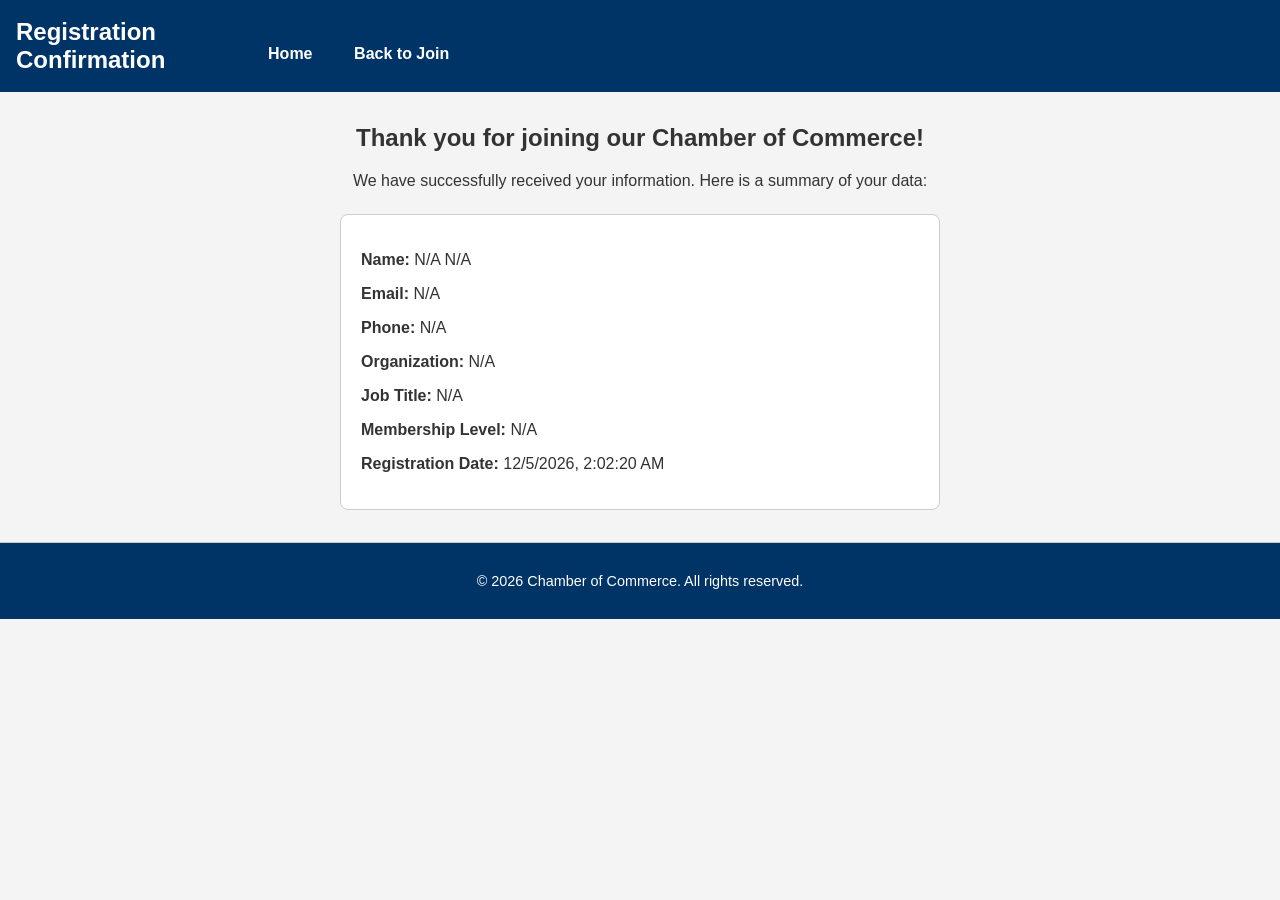
<file: chamber/thankyou.html>
<!DOCTYPE html>
<html lang="en">
<head>
    <meta charset="UTF-8">
    <meta name="viewport" content="width=device-width, initial-scale=1.0">
    <title>Thank You for Registering | Chamber of Commerce</title>
    <link rel="stylesheet" href="styles/basejoin.css">
    <link rel="stylesheet" href="styles/largeindex.css" media="(min-width: 768px)">
</head>
<body>
    <header>
        <div class="logo-container">
            <h1 class="header-title">Registration Confirmation</h1>
        </div>
        <nav>
            <ul id="nav-menu" class="show">
                <li><a href="index.html">Home</a></li>
                <li><a href="join.html">Back to Join</a></li>
            </ul>
        </nav>
    </header>

    <main>
        <section class="thank-you-content" style="max-width: 600px; margin: 2rem auto; text-align: center; padding: 0 1rem;">
            <h2>Thank you for joining our Chamber of Commerce!</h2>
            <p>We have successfully received your information. Here is a summary of your data:</p>
            
            <div id="results" style="background: #fff; padding: 20px; border-radius: 8px; border: 1px solid #ccc; text-align: left; margin-top: 1.5rem;">
                </div>
        </section>
    </main>

    <footer style="text-align: center; padding: 1rem; margin-top: 2rem; border-top: 1px solid #ccc;">
        <p>&copy; 2026 Chamber of Commerce. All rights reserved.</p>
    </footer>

    <script>
        window.addEventListener('DOMContentLoaded', () => {
            const params = new URLSearchParams(window.location.search);
            const resultsDiv = document.getElementById('results');
            
            const fname = params.get('fname') || 'N/A';
            const lname = params.get('lname') || 'N/A';
            const email = params.get('email') || 'N/A';
            const phone = params.get('phone') || 'N/A';
            const org = params.get('org') || 'N/A';
            const title = params.get('org-title') || 'N/A';
            const membership = params.get('membership') || 'N/A';
            const timestamp = params.get('timestamp');

            let registrationDate = new Date().toLocaleString();
            if (timestamp) {
                const parsedTime = parseInt(timestamp);
                if (!isNaN(parsedTime)) {
                    registrationDate = new Date(parsedTime).toLocaleString();
                } else {
                    registrationDate = new Date(timestamp).toLocaleString();
                }
            }

            resultsDiv.innerHTML = `
                <p><strong>Name:</strong> ${fname} ${lname}</p>
                <p><strong>Email:</strong> ${email}</p>
                <p><strong>Phone:</strong> ${phone}</p>
                <p><strong>Organization:</strong> ${org}</p>
                <p><strong>Job Title:</strong> ${title}</p>
                <p><strong>Membership Level:</strong> ${membership.toUpperCase()}</p>
                <p><strong>Registration Date:</strong> ${registrationDate}</p>
            `;
        });
    </script>
</body>
</html>
</file>
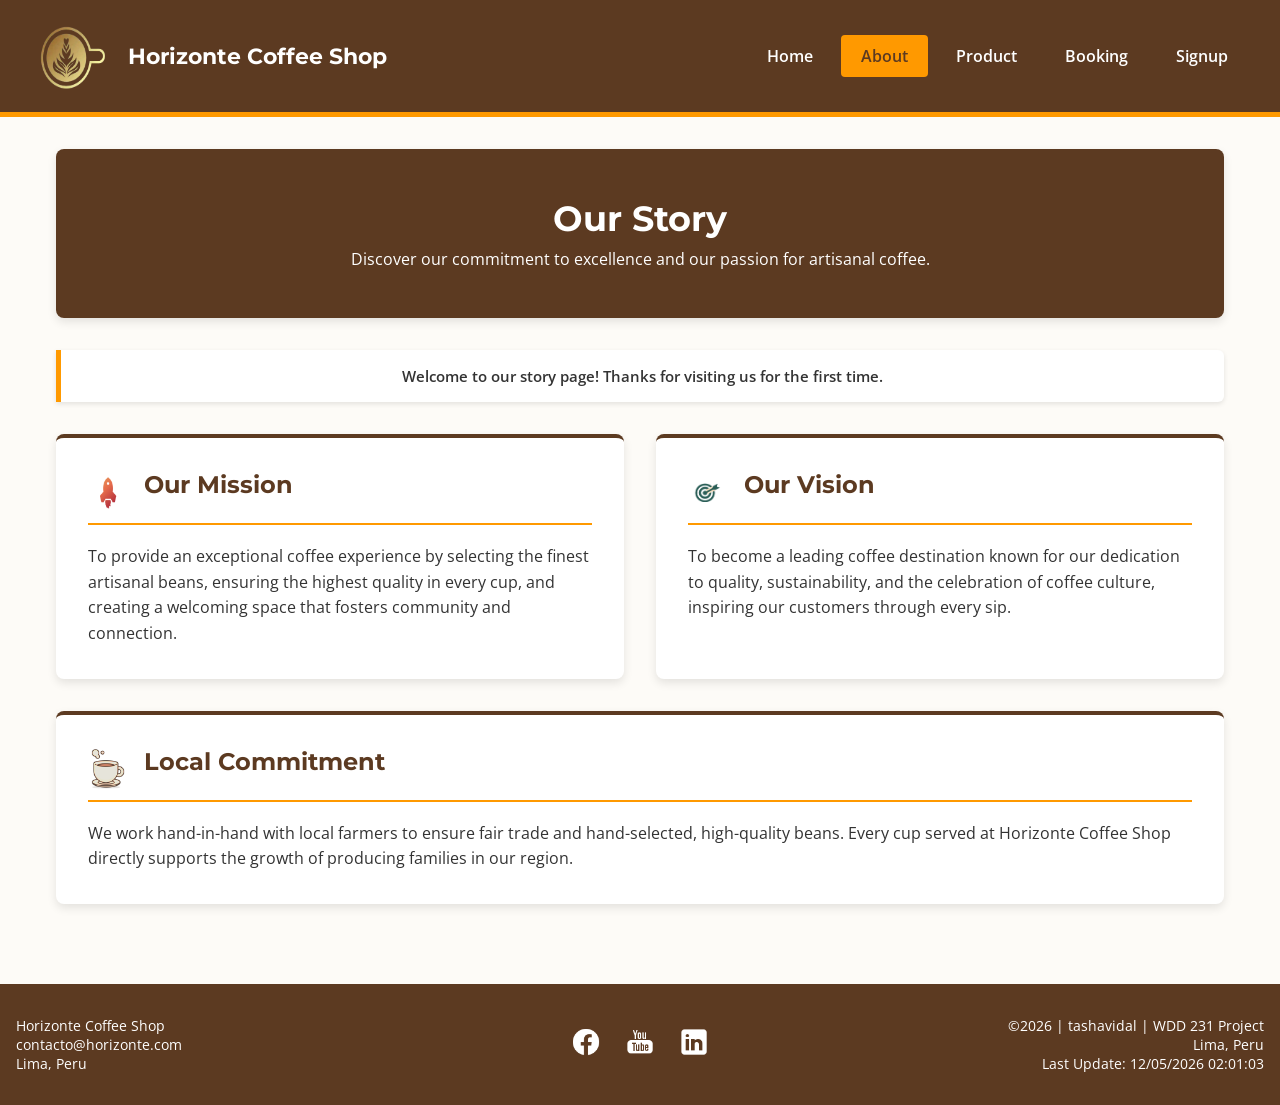
<file: project_final/about.html>
<!DOCTYPE html>
<html lang="en">
<head>
    <meta charset="UTF-8">
    <meta name="viewport" content="width=device-width, initial-scale=1.0">
    <title>About Us - Horizonte Coffee Shop</title>
    <meta name="description" content="Discover the history, mission, and vision of Horizonte Coffee Shop. Our commitment to artisanal quality and local community development.">
    <meta name="author" content="Tasha Vidal">
    
    <link rel="icon" href="images/favicon.ico" type="image/x-icon">

    <link rel="preconnect" href="https://fonts.googleapis.com">
    <link rel="preconnect" href="https://fonts.gstatic.com" crossorigin>
    <link href="https://fonts.googleapis.com/css2?family=Montserrat:wght@400;700&family=Open+Sans:wght@400;600&display=swap" rel="stylesheet">
    
    <meta property="og:title" content="Our Story and Mission - Horizonte Coffee Shop">
    <meta property="og:description" content="Learn about our commitment to excellence, the tradition of artisanal coffee, and supporting our local community.">
    <meta property="og:image" content="https://tasha0204.github.io/wdd231/project_final/images/logocafe.webp">
    <meta property="og:url" content="https://tasha0204.github.io/wdd231/project_final/about.html">
    <meta property="og:type" content="website">

    <link rel="stylesheet" href="styles/base.css">
    <link rel="stylesheet" href="styles/about.css">
    <link rel="stylesheet" href="styles/largeabout.css">
    <script defer src="scripts/about.js"></script>
</head>
<body>

    <header>
        <div class="logo-container">
            <img src="images/logocafe.webp" alt="Horizonte Coffee Shop Logo" width="80" height="80">
            <p class="header-title">Horizonte Coffee Shop</p>
        </div>
        <nav>
            <button id="menu-toggle" aria-label="Open navigation menu">☰</button>
            <ul id="nav-menu">
                <li><a href="index.html">Home</a></li>
                <li><a href="about.html" class="active">About</a></li>
                <li><a href="menu.html">Product</a></li>
                <li><a href="join.html">Booking</a></li>
                <li><a href="singup.html">Signup</a></li>
            </ul>
        </nav>
    </header>

    <main>
        <section class="about-hero">
            <h1>Our Story</h1>
            <p>Discover our commitment to excellence and our passion for artisanal coffee.</p>
        </section>

        <div id="visit-message" class="visit-box"></div>

       <div class="about-grid">
            <article class="about-card unique-layout">
                <div class="card-header">
                    <img src="images/mision.png" alt="Mission Icon" class="card-icon" width="40" height="40">
                    <h2>Our Mission</h2>
                </div>
                <p>To provide an exceptional coffee experience by selecting the finest artisanal beans, ensuring the highest quality in every cup, and creating a welcoming space that fosters community and connection.</p>
            </article>

            <article class="about-card">
                <div class="card-header">
                    <img src="images/vision.png" alt="Vision Icon" class="card-icon" width="40" height="40">
                    <h2>Our Vision</h2>
                </div>
                <p>To become a leading coffee destination known for our dedication to quality, sustainability, and the celebration of coffee culture, inspiring our customers through every sip.</p>
            </article>

            <article class="about-card wide-card">
                <div class="card-header">
                    <img src="images/comunidad.png" alt="Community Icon" class="card-icon" width="40" height="40">
                    <h2>Local Commitment</h2>
                </div>
                <p>We work hand-in-hand with local farmers to ensure fair trade and hand-selected, high-quality beans. Every cup served at Horizonte Coffee Shop directly supports the growth of producing families in our region.</p>
            </article>
        </div>
    </main>

    <footer>
        <div class="footer-container">
            <div class="footer-info">
                <p>Horizonte Coffee Shop</p>
                <p>contacto@horizonte.com</p>
                <p>Lima, Peru</p>
            </div>
            
            <div class="social-icons">
                <a href="https://www.facebook.com/" target="_blank"><img src="images/facebook.png" alt="Facebook" width="30" height="30"></a>
                <a href="https://www.youtube.com/" target="_blank"><img src="images/youtube.png" alt="Youtube" width="30" height="30"></a>
                <a href="https://www.linkedin.com/" target="_blank"><img src="images/linkedin.png" alt="Linkedin" width="30" height="30"></a>
            </div>
            
            <div class="footer-copy">
                <p>&copy;<span id="currentyear"></span> | tashavidal | WDD 231 Project</p>
                <p>Lima, Peru</p>
                <p>Last Update: <span id="lastModified"></span></p>
            </div>
        </div>
    </footer>

</body>
</html>
</file>
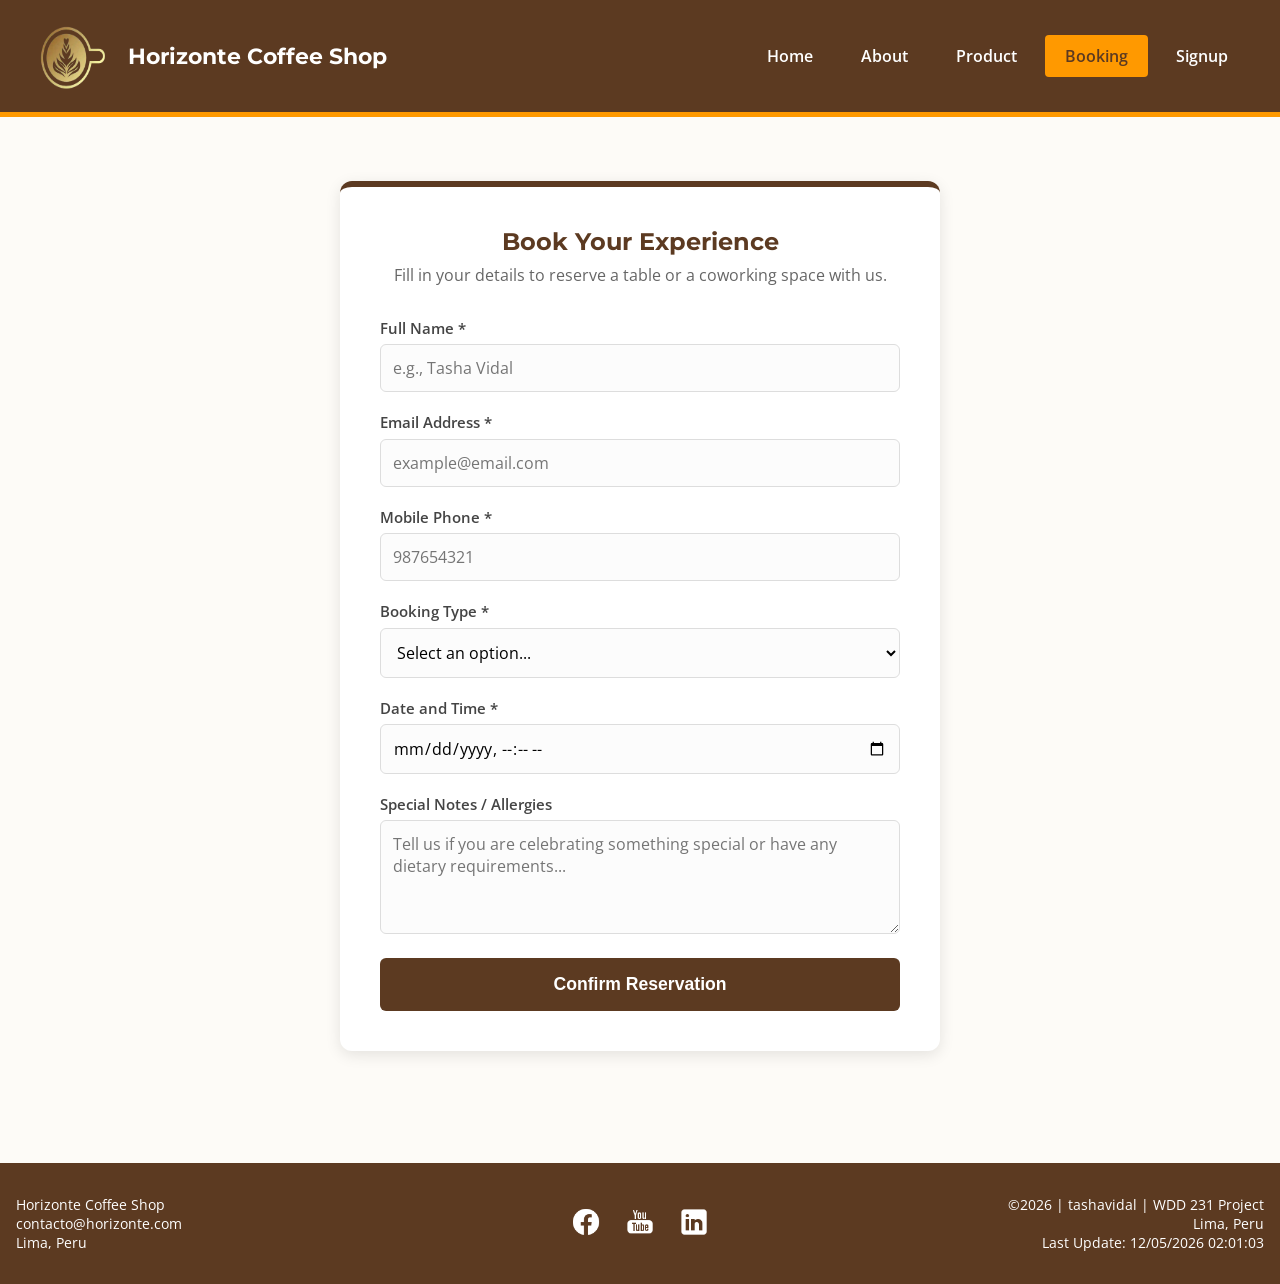
<file: project_final/join.html>
<!DOCTYPE html>
<html lang="en">
<head>
    <meta charset="UTF-8">
    <meta name="viewport" content="width=device-width, initial-scale=1.0">
    <title>Booking - Horizonte Coffee Shop</title>
    <meta name="description" content="Book your table or workspace at Horizonte Coffee Shop. Fill out our secure form.">
    <meta name="author" content="Tasha Vidal">
    
    <link rel="icon" href="images/favicon.ico" type="image/x-icon">
    <link rel="preconnect" href="https://fonts.googleapis.com">
    <link rel="preconnect" href="https://fonts.gstatic.com" crossorigin>
    <link href="https://fonts.googleapis.com/css2?family=Montserrat:wght@400;700&family=Open+Sans:wght@400;600&display=swap" rel="stylesheet">
    <meta property="og:title" content="Book your Table or Coworking Space - Horizonte Coffee Shop">
    <meta property="og:description" content="Reserve your spot with priority. Enjoy the best coffee and high-speed connection in Lima.">
    <meta property="og:image" content="https://tasha0204.github.io/wdd231/project_final/images/logocafe.webp">
    <meta property="og:url" content="https://tasha0204.github.io/wdd231/project_final/join.html">
    <meta property="og:type" content="website">

    <link rel="stylesheet" href="styles/base.css">
    <link rel="stylesheet" href="styles/join.css">
    <link rel="stylesheet" href="styles/large.css">
    <script defer src="scripts/join.js"></script>
</head>
<body>

    <header>
        <div class="logo-container">
            <img src="images/logocafe.webp" alt="Horizonte Coffee Shop Logo" width="80" height="80">
            <p class="header-title">Horizonte Coffee Shop</p>
        </div>
        <nav>
            <button id="menu-toggle" aria-label="Open navigation menu">☰</button>
            <ul id="nav-menu">
                <li><a href="index.html">Home</a></li>
                <li><a href="about.html">About</a></li>
                <li><a href="menu.html">Product</a></li>
                <li><a href="join.html" class="active">Booking</a></li>
                <li><a href="singup.html">Signup</a></li>
            </ul>
        </nav>
    </header>

    <main>
        <section class="form-container">
            <h1>Book Your Experience</h1>
            <p>Fill in your details to reserve a table or a coworking space with us.</p>
            
            <form method="get" action="thankyou.html" class="booking-form">
                <label>
                    <span>Full Name *</span>
                    <input type="text" name="name" required placeholder="e.g., Tasha Vidal">
                </label>

                <label>
                    <span>Email Address *</span>
                    <input type="email" name="email" required placeholder="example@email.com">
                </label>

                <label>
                    <span>Mobile Phone *</span>
                    <input type="tel" name="phone" required placeholder="987654321">
                </label>

                <label>
                    <span>Booking Type *</span>
                    <select name="booking_type" required>
                        <option value="" disabled selected>Select an option...</option>
                        <option value="Standard Table">Standard Table (Coffee Shop)</option>
                        <option value="Coworking Space">Coworking Space (High-speed connection)</option>
                        <option value="Private Event">Lounge Area (Meetings)</option>
                    </select>
                </label>

                <label>
                    <span>Date and Time *</span>
                    <input type="datetime-local" name="date_time" required>
                </label>

                <label>
                    <span>Special Notes / Allergies</span>
                    <textarea name="notes" rows="4" placeholder="Tell us if you are celebrating something special or have any dietary requirements..."></textarea>
                </label>

                <input type="hidden" id="timestamp" name="timestamp" value="">

                <button type="submit" class="submit-btn">Confirm Reservation</button>
            </form>
        </section>
    </main>

    <footer>
        <div class="footer-container">
            <div class="footer-info">
                <p>Horizonte Coffee Shop</p>
                <p>contacto@horizonte.com</p>
                <p>Lima, Peru</p>
            </div>
            
            <div class="social-icons">
                <a href="https://www.facebook.com/" target="_blank"><img src="images/facebook.png" alt="Facebook" width="30" height="30"></a>
                <a href="https://www.youtube.com/" target="_blank"><img src="images/youtube.png" alt="Youtube" width="30" height="30"></a>
                <a href="https://www.linkedin.com/" target="_blank"><img src="images/linkedin.png" alt="Linkedin" width="30" height="30"></a>
            </div>
            
            <div class="footer-copy">
                <p>&copy;<span id="currentyear"></span> | tashavidal | WDD 231 Project</p>
                <p>Lima, Peru</p>
                <p>Last Update: <span id="lastModified"></span></p>
            </div>
        </div>
    </footer>

</body>
</html>
</file>
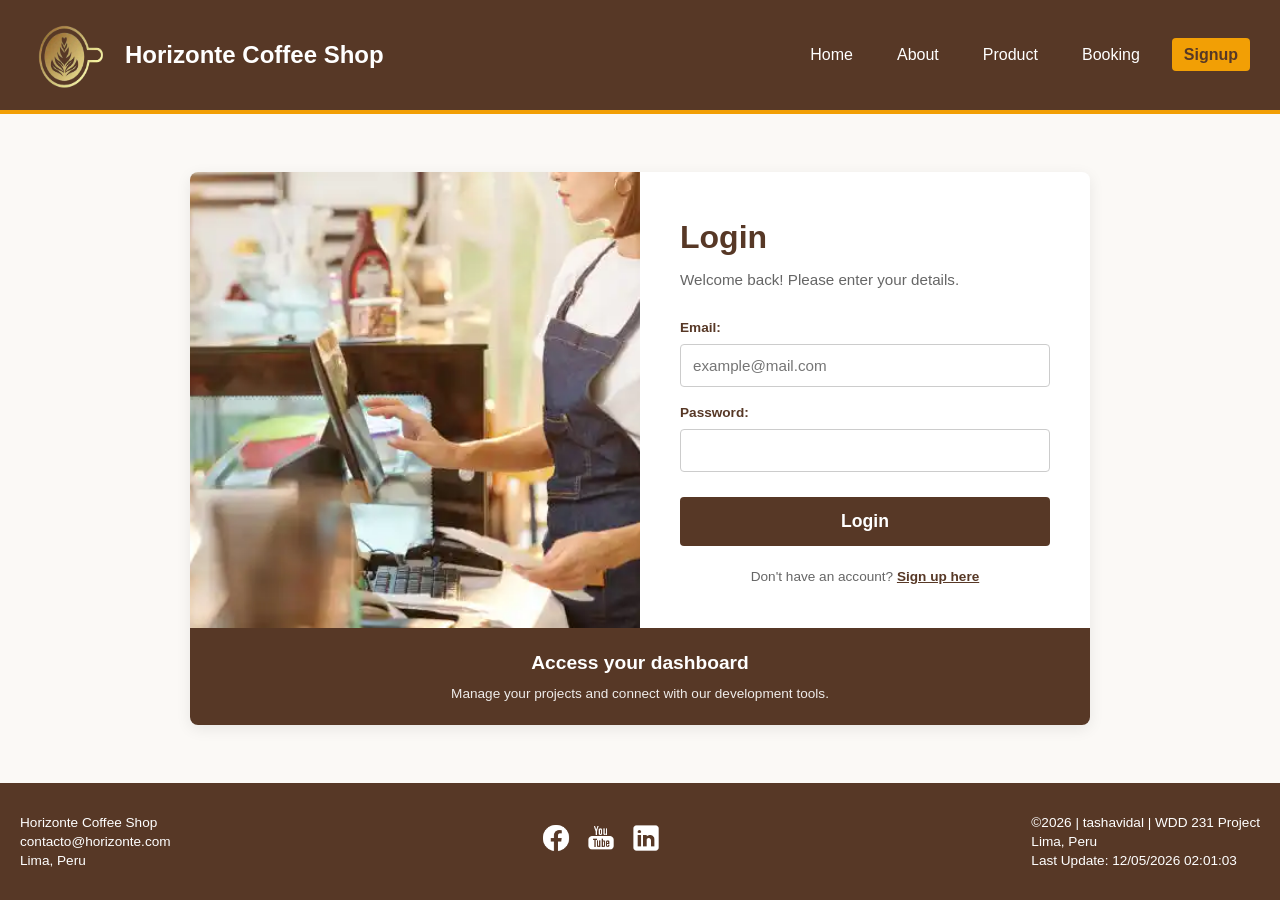
<file: project_final/login.html>
<!DOCTYPE html>
<html lang="en">
<head>
    <meta charset="UTF-8">
    <meta name="viewport" content="width=device-width, initial-scale=1.0">
    <title>Sign Up - Horizonte Coffee Shop</title>
    <meta name="description" content="Create your account at Horizonte Coffee Shop to access exclusive benefits, manage your bookings, and join our community of coffee lovers in Lima, Peru.">
    <meta name="author" content="Tasha Vidal">
    
    <link rel="icon" href="images/favicon.ico" type="image/x-icon">
    <link rel="preconnect" href="https://fonts.googleapis.com">
    <link rel="preconnect" href="https://fonts.gstatic.com" crossorigin>
    <link href="https://fonts.googleapis.com/css2?family=Montserrat:wght@400;700&family=Open+Sans:wght@400;600&display=swap" rel="stylesheet">
    
    <meta property="og:title" content="Sign Up - Horizonte Coffee Shop">
    <meta property="og:description" content="Create your account at Horizonte Coffee Shop to access exclusive benefits, manage your bookings, and join our community of coffee lovers in Lima, Peru.">
    <meta property="og:image" content="https://tasha0204.github.io/wdd231/project_final/images/logocafe.webp">
    <meta property="og:url" content="https://tasha0204.github.io/wdd231/project_final/register.html">
    <meta property="og:type" content="website">
    
    <link rel="stylesheet" href="styles/largeregister.css">
    <link rel="stylesheet" href="styles/contact.css">
</head>

<body>
   
    <header>
        <div class="logo-container">
            <img src="images/logocafe.webp" alt="Horizonte Coffee Shop Logo" width="80" height="80">
            <p class="header-title">Horizonte Coffee Shop</p>
        </div>
        <nav>
            <button id="menu-toggle" aria-label="Open navigation menu">☰</button>
            <ul id="nav-menu">
                <li><a href="index.html">Home</a></li>
                <li><a href="about.html">About</a></li>
                <li><a href="menu.html" >Product</a></li>
                <li><a href="join.html">Booking</a></li>
                <li><a href="register.html"class="active">Signup</a></li>
            </ul>
        </nav>
    </header>

    <main class="container-contact">
        <section class="contact-box">
            <div class="image-container">
                <img src="images/register.webp" alt="Login access image">
            </div>
            
            <div class="form-container">
                <form action="login-handler" method="post">
                    <h1>Login</h1>
                    <p class="form-subtitle">Welcome back! Please enter your details.</p>
                    <ul>
                        <li>
                            <label for="mail">Email:</label>
                            <input type="email" id="mail" name="user_email" placeholder="example@mail.com" required>
                        </li>
                        <li>
                            <label for="pass">Password:</label>
                            <input type="password" id="pass" name="user_password" required>
                        </li>
                        <li>
                            <button type="submit">Login</button>
                        </li>
                    </ul>
                    <div class="form-footer">
                        <p>Don't have an account? <a href="singup.html">Sign up here</a></p>
                    </div>
                </form>
            </div>

            <div class="final-contact">
                <h2>Access your dashboard</h2>
                <p>Manage your projects and connect with our development tools.</p>
            </div>
        </section>
    </main>

    <footer>
        <div class="footer-container">
            <div class="footer-info">
                <p>Horizonte Coffee Shop</p>
                <p>contacto@horizonte.com</p>
                <p>Lima, Peru</p>
            </div>
            
            <div class="social-icons">
                <a href="https://www.facebook.com/" target="_blank"><img src="images/facebook.png" alt="Facebook" width="30" height="30"></a>
                <a href="https://www.youtube.com/" target="_blank"><img src="images/youtube.png" alt="Youtube" width="30" height="30"></a>
                <a href="https://www.linkedin.com/" target="_blank"><img src="images/linkedin.png" alt="Linkedin" width="30" height="30"></a>
            </div>
            
            <div class="footer-copy">
                <p>&copy;<span id="currentyear"></span> | tashavidal | WDD 231 Project</p>
                <p>Lima, Peru</p>
                <p>Last Update: <span id="lastModified"></span></p>
            </div>
        </div>
    </footer>
    <script src="scripts/register.js" defer></script>
</body>

</html>
</file>
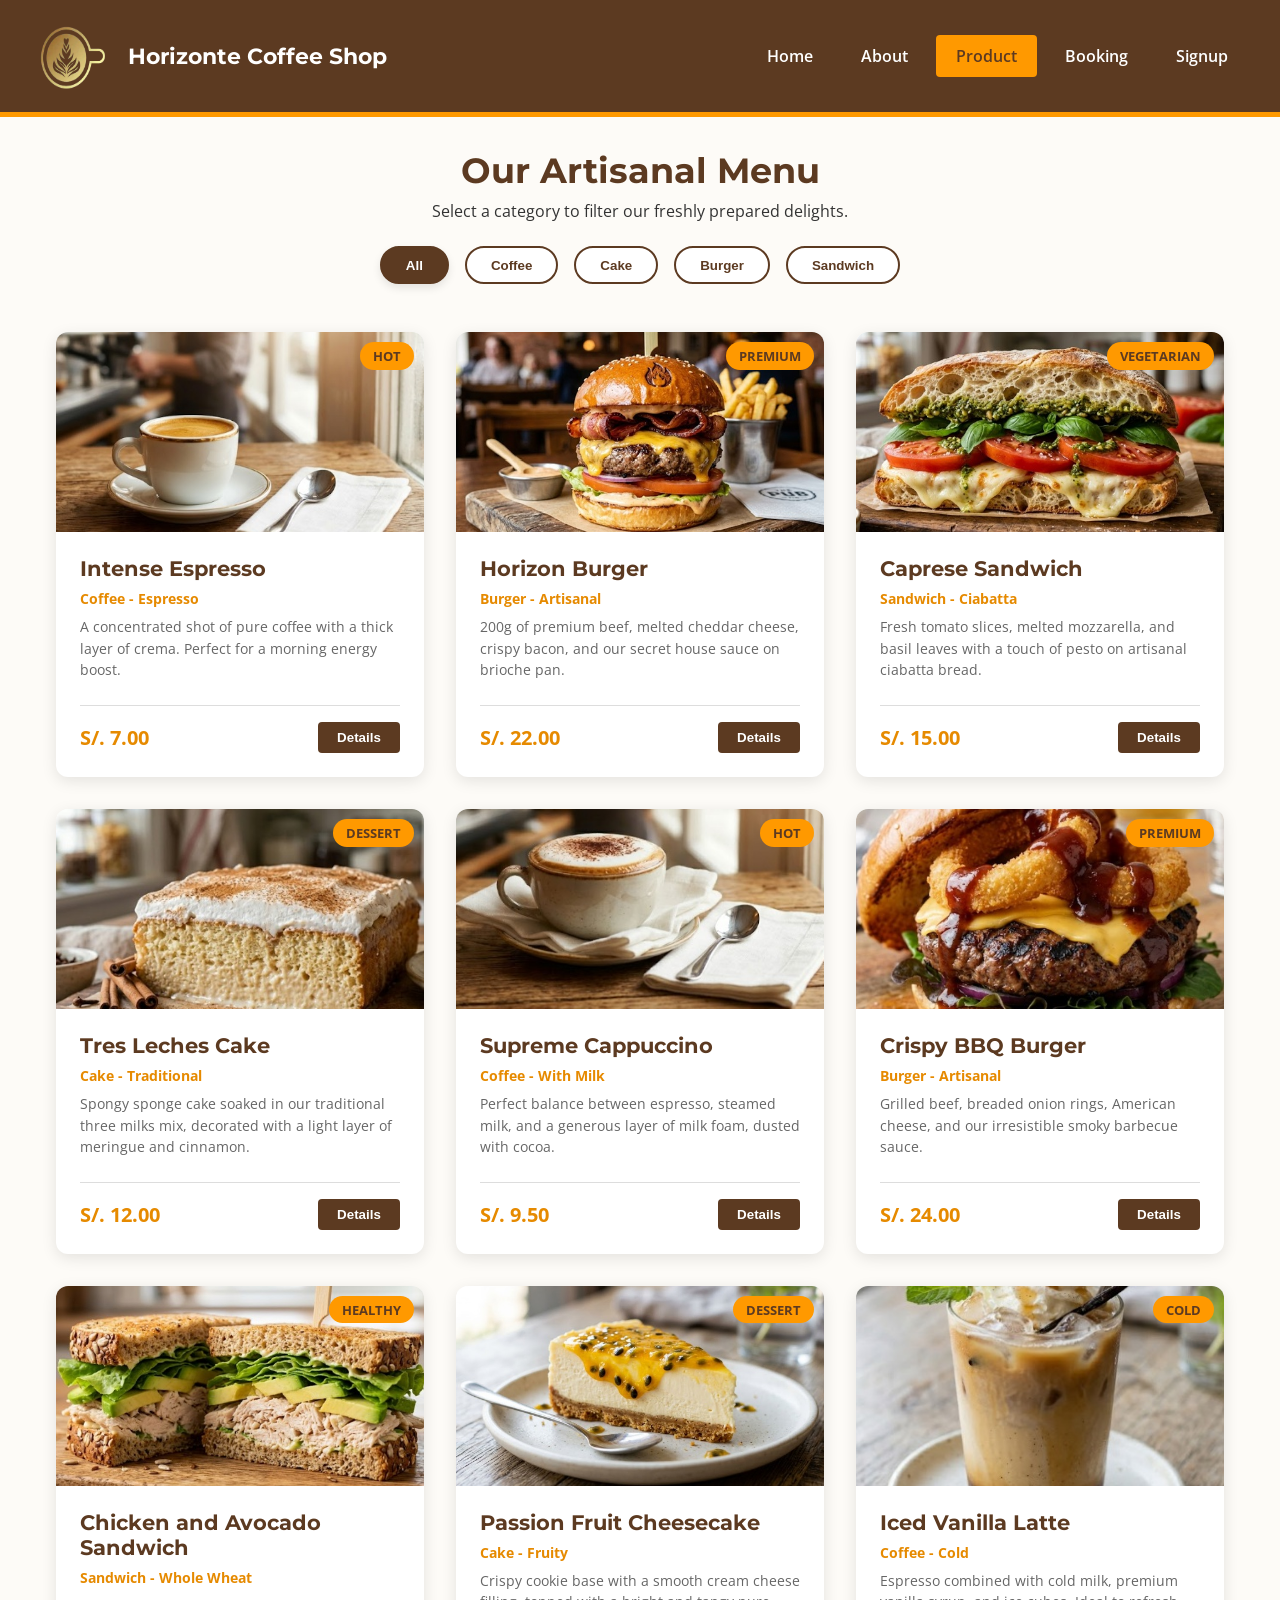
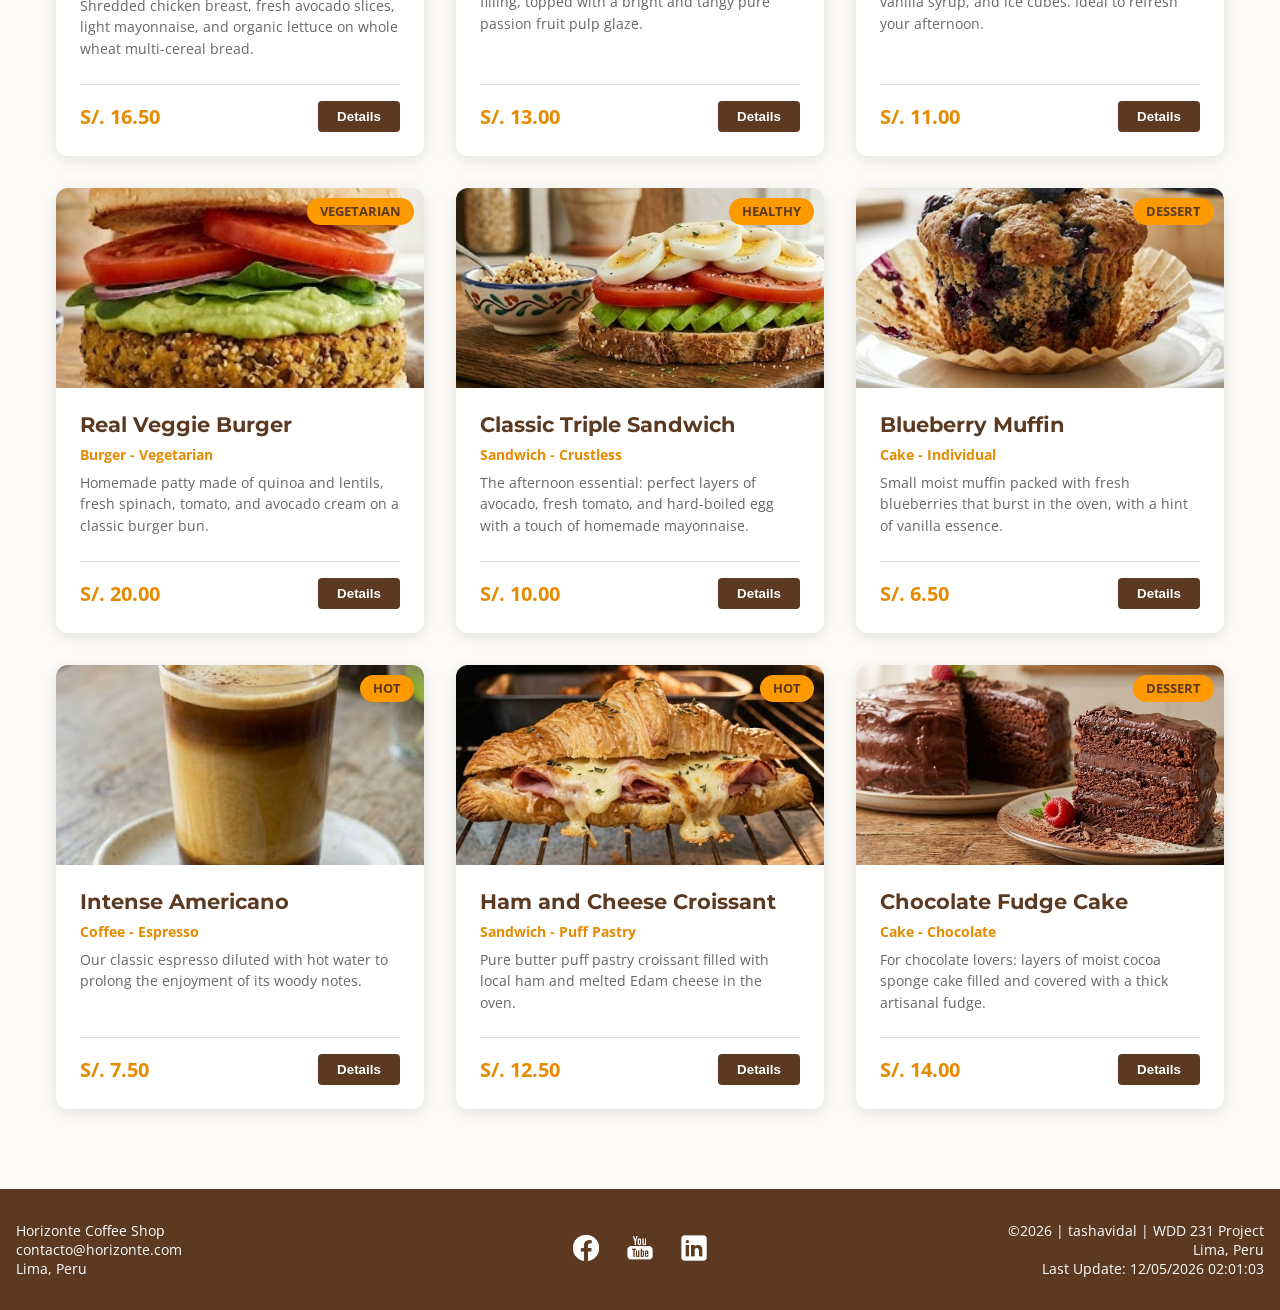
<file: project_final/menu.html>
<!DOCTYPE html>
<html lang="en">
<head>
    <meta charset="UTF-8">
    <meta name="viewport" content="width=device-width, initial-scale=1.0">
    <title>Our Menu - Horizonte Coffee Shop</title>
    <meta name="description" content="Explore our delicious dynamic menu. We offer over 15 options including select coffees, fine pastries, and artisanal appetizers.">
    <meta name="author" content="Tasha Vidal">
    
    <link rel="icon" href="images/favicon.ico" type="image/x-icon">
    <link rel="preconnect" href="https://fonts.googleapis.com">
    <link rel="preconnect" href="https://fonts.gstatic.com" crossorigin>
    <link href="https://fonts.googleapis.com/css2?family=Montserrat:wght@400;700&family=Open+Sans:wght@400;600&display=swap" rel="stylesheet">
    <meta property="og:title" content="Our Artisanal Menu - Horizonte Coffee Shop">
    <meta property="og:description" content="Explore our dynamic menu: select coffees, premium burgers, sandwiches, and artisanal desserts in Lima.">
    <meta property="og:image" content="https://tasha0204.github.io/wdd231/project_final/images/logocafe.webp">
    <meta property="og:url" content="https://tasha0204.github.io/wdd231/project_final/menu.html">
    <meta property="og:type" content="website">

    <link rel="stylesheet" href="styles/basemenu.css">
    <link rel="stylesheet" href="styles/menu.css">
    <link rel="stylesheet" href="styles/largemenu.css">
    <script defer src="scripts/menu.js"></script>
</head>
<body>

    <header>
        <div class="logo-container">
            <img src="images/logocafe.webp" alt="Horizonte Coffee Shop Logo" width="80" height="80">
            <p class="header-title">Horizonte Coffee Shop</p>
        </div>
        <nav>
            <button id="menu-toggle" aria-label="Open navigation menu">☰</button>
            <ul id="nav-menu">
                <li><a href="index.html">Home</a></li>
                <li><a href="about.html">About</a></li>
                <li><a href="menu.html" class="active">Product</a></li>
                <li><a href="join.html">Booking</a></li>
                <li><a href="singup.html">Signup</a></li>
            </ul>
        </nav>
    </header>

    <main>
        <section class="menu-intro">
            <h1>Our Artisanal Menu</h1>
            <p>Select a category to filter our freshly prepared delights.</p>
            
            <div class="filter-buttons">
                <button class="filter-btn active" data-filter="all">All</button>
                <button class="filter-btn" data-filter="Coffee">Coffee</button>
                <button class="filter-btn" data-filter="Cake">Cake</button>
                <button class="filter-btn" data-filter="Burger">Burger</button>
                <button class="filter-btn" data-filter="Sandwich">Sandwich</button>
            </div>
        </section>

        <div id="menu-container" class="menu-grid">
            <p class="loading-message">Setting the table, loading menu...</p>
        </div>
    </main>

    <footer>
        <div class="footer-container">
            <div class="footer-info">
                <p>Horizonte Coffee Shop</p>
                <p>contacto@horizonte.com</p>
                <p>Lima, Peru</p>
            </div>
            
            <div class="social-icons">
                <a href="https://www.facebook.com/" target="_blank"><img src="images/facebook.png" alt="Facebook" width="30" height="30"></a>
                <a href="https://www.youtube.com/" target="_blank"><img src="images/youtube.png" alt="Youtube" width="30" height="30"></a>
                <a href="https://www.linkedin.com/" target="_blank"><img src="images/linkedin.png" alt="Linkedin" width="30" height="30"></a>
            </div>
            
            <div class="footer-copy">
                <p>&copy;<span id="currentyear"></span> | tashavidal | WDD 231 Project</p>
                <p>Lima, Peru</p>
                <p>Last Update: <span id="lastModified"></span></p>
            </div>
        </div>
    </footer>

    <div id="product-modal" class="custom-modal-overlay">
        <div class="modal-box">
            <h2 id="modal-title">Product Name</h2>
            <p id="modal-text">Extended product description.</p>
            <p id="modal-price" class="modal-price-tag">S/. 0.00</p>
            <button id="modal-close-btn" class="modal-close-button">Understood</button>
        </div>
    </div>

</body>
</html>
</file>
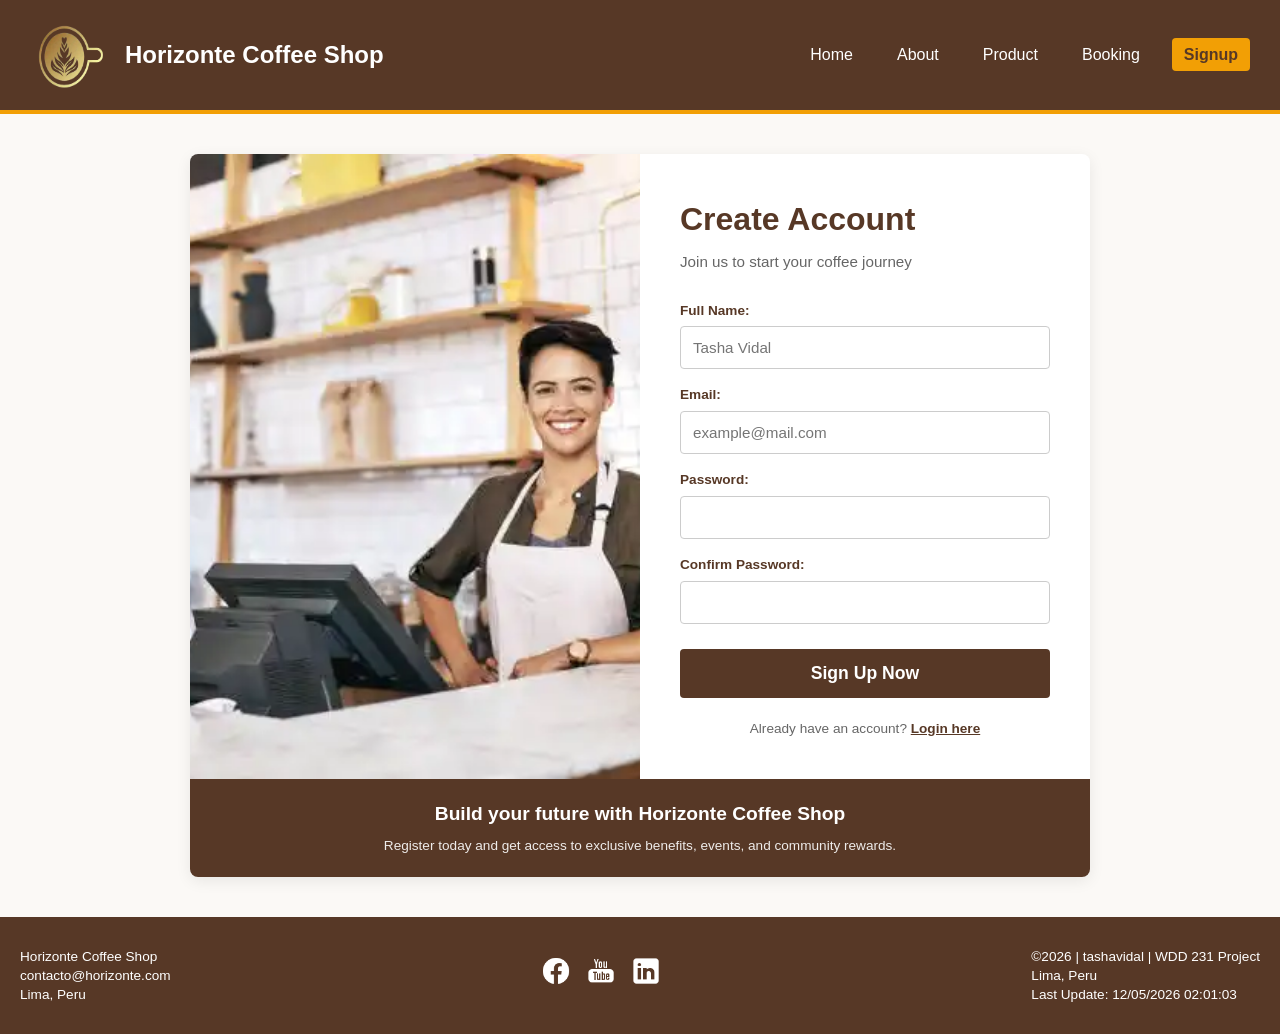
<file: project_final/singup.html>
<!DOCTYPE html>
<html lang="en">
<head>
    <meta charset="UTF-8">
    <meta name="viewport" content="width=device-width, initial-scale=1.0">
    <title>Sign Up - Horizonte Coffee Shop</title>
    <meta name="description" content="Create your account at Horizonte Coffee Shop to access exclusive benefits, manage your bookings, and join our community of coffee lovers in Lima, Peru.">
    <meta name="author" content="Tasha Vidal">
    
    <link rel="icon" href="images/favicon.ico" type="image/x-icon">
    <link rel="preconnect" href="https://fonts.googleapis.com">
    <link rel="preconnect" href="https://fonts.gstatic.com" crossorigin>
    <link href="https://fonts.googleapis.com/css2?family=Montserrat:wght@400;700&family=Open+Sans:wght@400;600&display=swap" rel="stylesheet">
    
    <meta property="og:title" content="Sign Up - Horizonte Coffee Shop">
    <meta property="og:description" content="Create your account at Horizonte Coffee Shop to access exclusive benefits, manage your bookings, and join our community of coffee lovers in Lima, Peru.">
    <meta property="og:image" content="https://tasha0204.github.io/wdd231/project_final/images/logocafe.webp">
    <meta property="og:url" content="https://tasha0204.github.io/wdd231/project_final/register.html">
    <meta property="og:type" content="website">
    
    <link rel="stylesheet" href="styles/largeregister.css">
    <link rel="stylesheet" href="styles/contact.css">
    
    <script src="scripts/register.js" defer></script>
</head>

<body>
    <header>
        <div class="logo-container">
            <img src="images/logocafe.webp" alt="Horizonte Coffee Shop Logo" width="80" height="80">
            <p class="header-title">Horizonte Coffee Shop</p>
        </div>
        <nav>
            <button id="menu-toggle" aria-label="Open navigation menu">☰</button>
            <ul id="nav-menu">
                <li><a href="index.html">Home</a></li>
                <li><a href="about.html">About</a></li>
                <li><a href="menu.html">Product</a></li>
                <li><a href="join.html">Booking</a></li>
                <li><a href="singup.html" class="active">Signup</a></li>
            </ul>
        </nav>
    </header>

    <main class="container-contact">
        <section class="contact-box">
            <div class="image-container">
                <img src="images/register2.webp" alt="Join our coffee community">
            </div>
            
            <div class="form-container">
                <form action="register-user" method="post">
                    <h1>Create Account</h1>
                    <p class="form-subtitle">Join us to start your coffee journey</p>
                    <ul>
                        <li>
                            <label for="fname">Full Name:</label>
                            <input type="text" id="fname" name="full_name" placeholder="Tasha Vidal" required>
                        </li>
                        <li>
                            <label for="mail">Email:</label>
                            <input type="email" id="mail" name="user_email" placeholder="example@mail.com" required>
                        </li>
                        <li>
                            <label for="pass">Password:</label>
                            <input type="password" id="pass" name="user_password" minlength="8" required>
                        </li>
                        <li>
                            <label for="pass-confirm">Confirm Password:</label>
                            <input type="password" id="pass-confirm" name="password_confirm" minlength="8" required>
                        </li>
                        <li>
                            <button type="submit">Sign Up Now</button>
                        </li>
                    </ul>
                    <div class="form-footer">
                        <p>Already have an account? <a href="login.html">Login here</a></p>
                    </div>
                </form>
            </div>

            <div class="final-contact">
                <h2>Build your future with Horizonte Coffee Shop</h2>
                <p>Register today and get access to exclusive benefits, events, and community rewards.</p>
            </div>
        </section>
    </main>

    <footer>
        <div class="footer-container">
            <div class="footer-info">
                <p>Horizonte Coffee Shop</p>
                <p>contacto@horizonte.com</p>
                <p>Lima, Peru</p>
            </div>
            
            <div class="social-icons">
                <a href="https://www.facebook.com/" target="_blank" rel="noopener"><img src="images/facebook.png" alt="Facebook" width="30" height="30"></a>
                <a href="https://www.youtube.com/" target="_blank" rel="noopener"><img src="images/youtube.png" alt="Youtube" width="30" height="30"></a>
                <a href="https://www.linkedin.com/" target="_blank" rel="noopener"><img src="images/linkedin.png" alt="Linkedin" width="30" height="30"></a>
            </div>
            
            <div class="footer-copy">
                <p>&copy;<span id="currentyear"></span> | tashavidal | WDD 231 Project</p>
                <p>Lima, Peru</p>
                <p>Last Update: <span id="lastModified"></span></p>
            </div>
        </div>
    </footer>
</body>
</html>
</file>
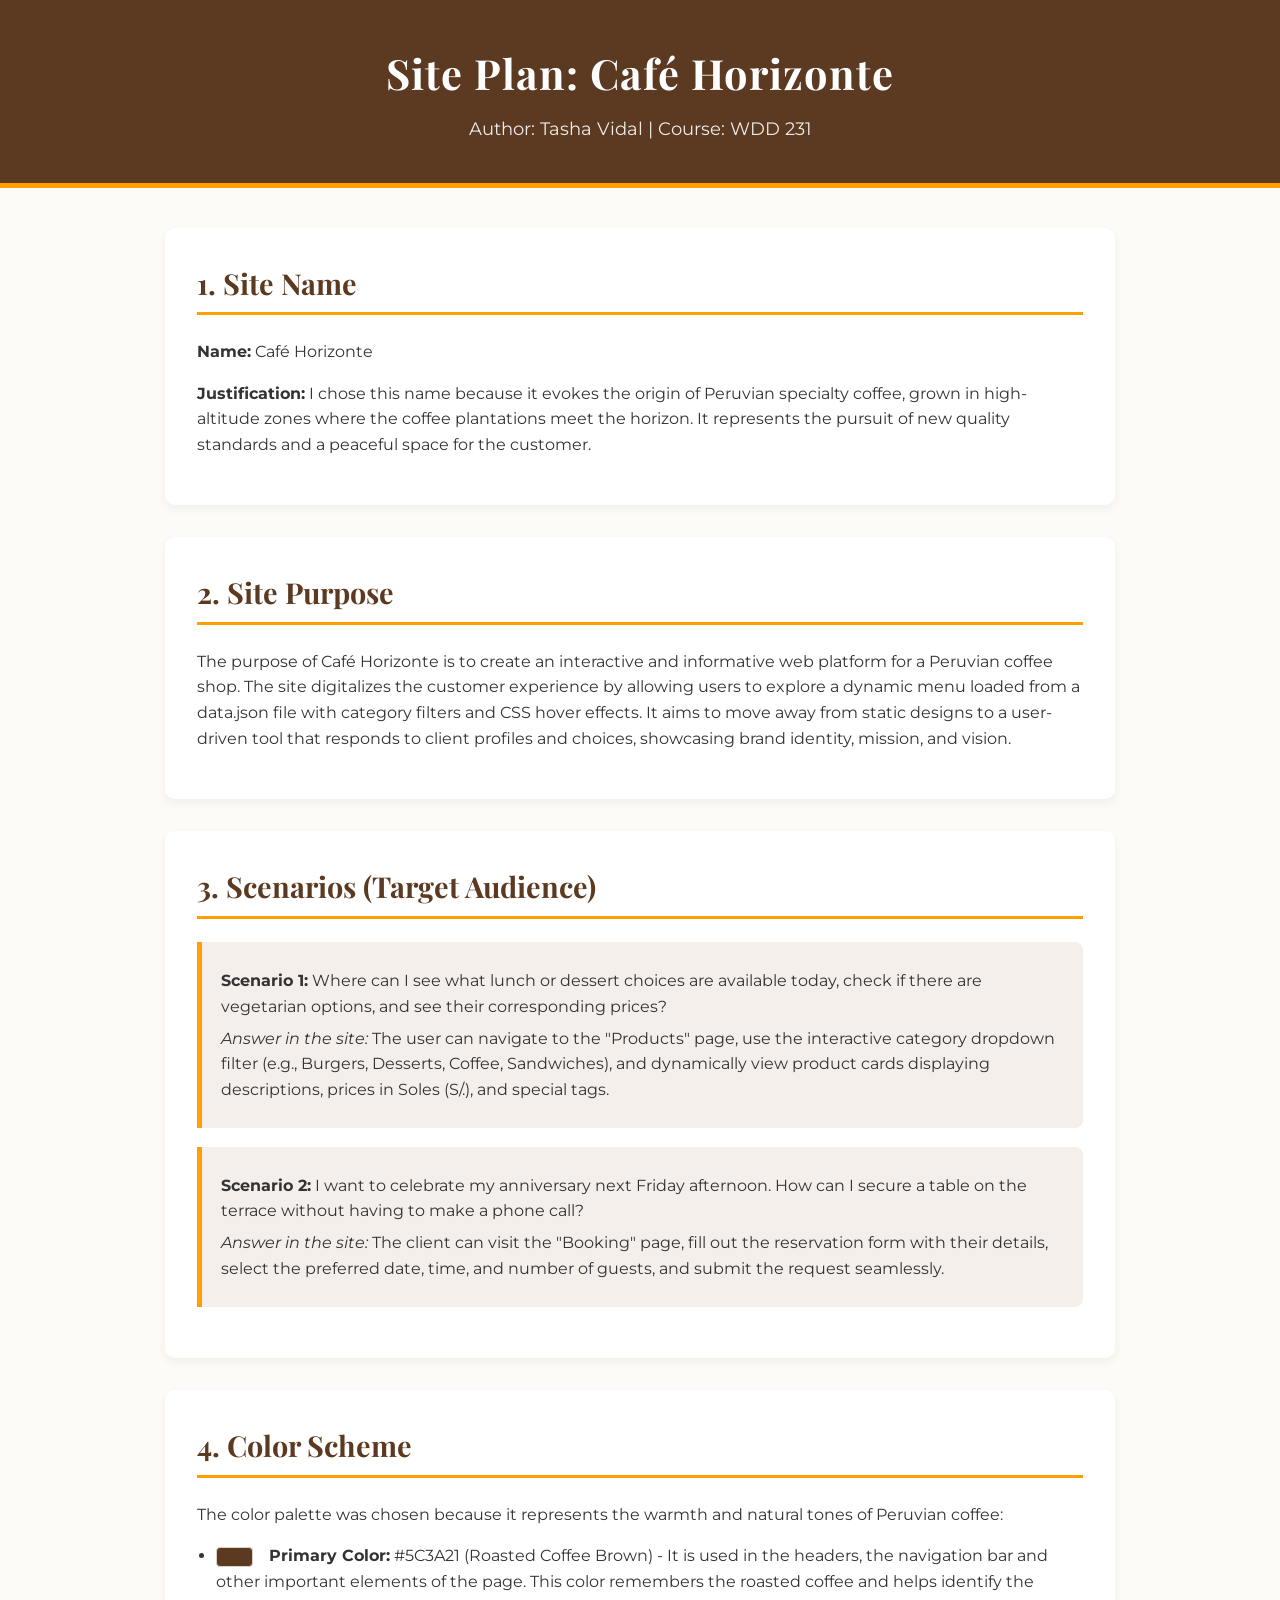
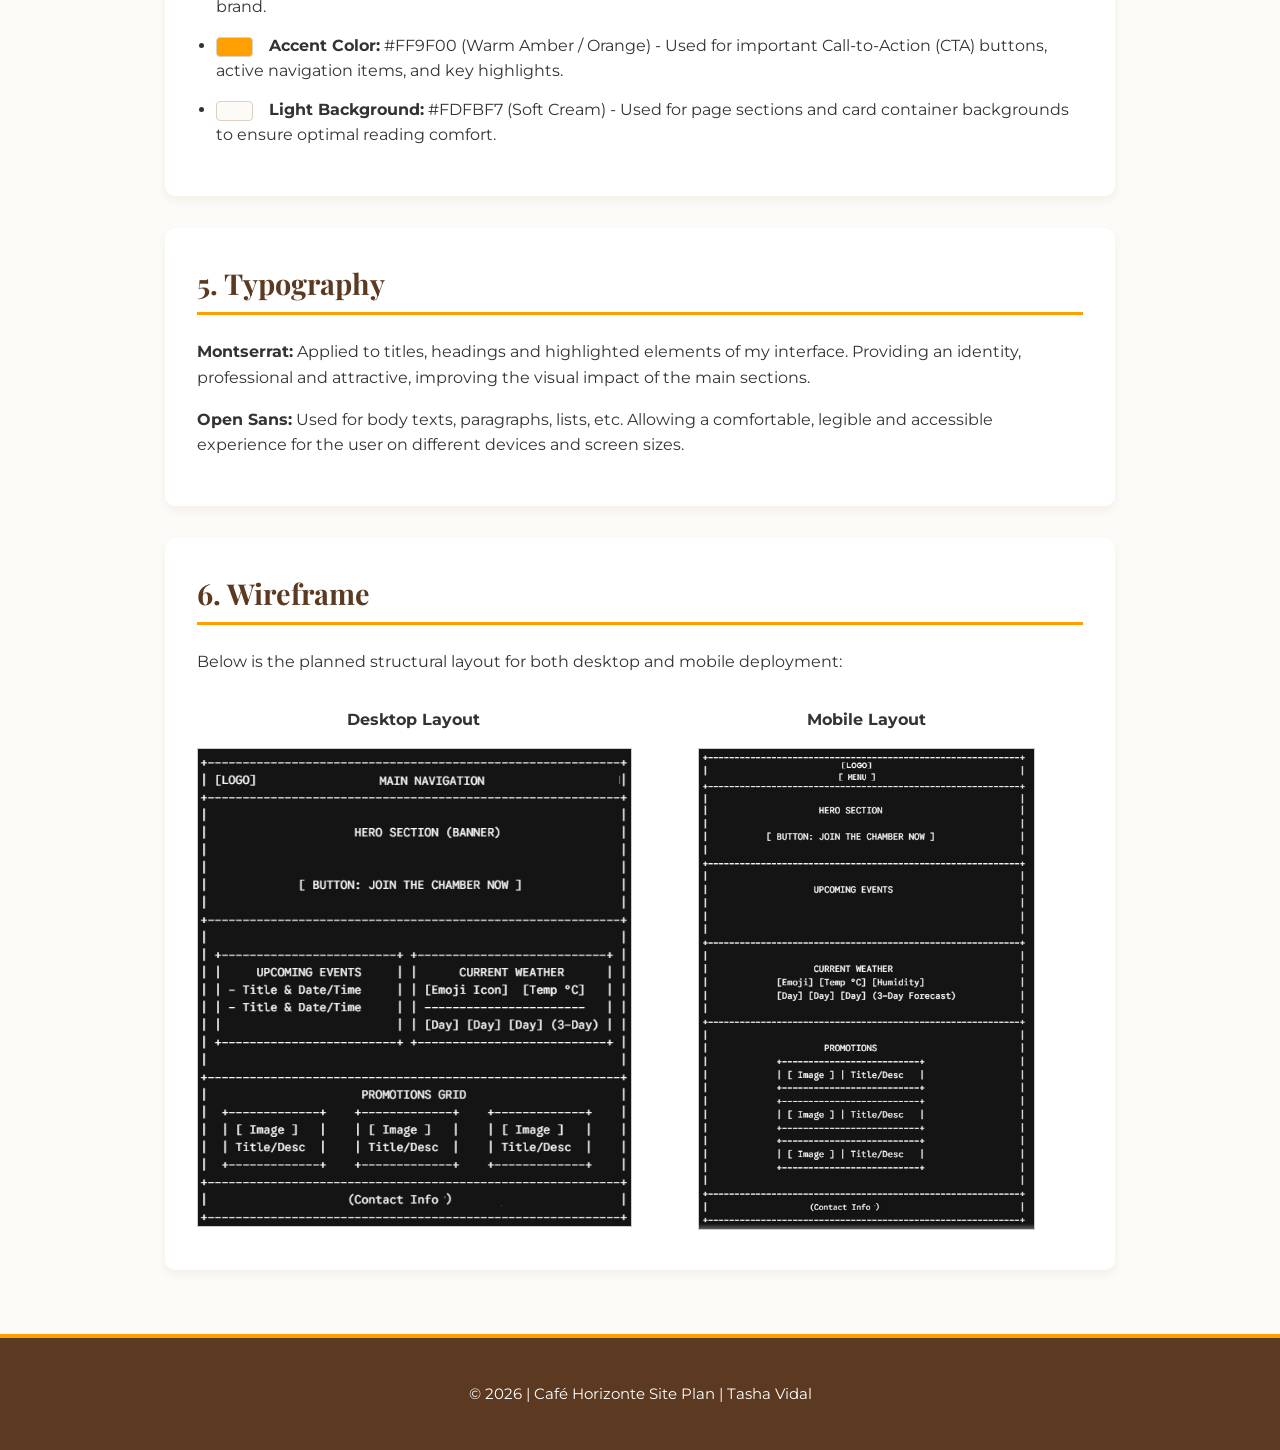
<file: project_final/site-plan.html>
<!DOCTYPE html>
<html lang="en">
<head>
    <meta charset="UTF-8">
    <meta name="viewport" content="width=device-width, initial-scale=1.0">
    <title>Site Plan: Café Horizonte</title>
    <link rel="stylesheet" href="styles/siteplan.css">
</head>
<body>
    <header>
        <h1>Site Plan: Café Horizonte</h1>
        <p>Author: Tasha Vidal | Course: WDD 231</p>
    </header>
    
    <main>
        <section class="plan-section">
            <h2>1. Site Name</h2>
            <p><strong>Name:</strong> Café Horizonte</p>
            <p><strong>Justification:</strong> I chose this name because it evokes the origin of Peruvian specialty coffee, grown in high-altitude zones where the coffee plantations meet the horizon. It represents the pursuit of new quality standards and a peaceful space for the customer.</p>
        </section>

        <section class="plan-section">
            <h2>2. Site Purpose</h2>
            <p>The purpose of Café Horizonte is to create an interactive and informative web platform for a Peruvian coffee shop. The site digitalizes the customer experience by allowing users to explore a dynamic menu loaded from a data.json file with category filters and CSS hover effects. It aims to move away from static designs to a user-driven tool that responds to client profiles and choices, showcasing brand identity, mission, and vision.</p>
        </section>

        <section class="plan-section">
            <h2>3. Scenarios (Target Audience)</h2>
            <div class="scenario">
                <p><strong>Scenario 1:</strong> Where can I see what lunch or dessert choices are available today, check if there are vegetarian options, and see their corresponding prices?</p>
                <p><em>Answer in the site:</em> The user can navigate to the "Products" page, use the interactive category dropdown filter (e.g., Burgers, Desserts, Coffee, Sandwiches), and dynamically view product cards displaying descriptions, prices in Soles (S/.), and special tags.</p>
            </div>
            <div class="scenario">
                <p><strong>Scenario 2:</strong> I want to celebrate my anniversary next Friday afternoon. How can I secure a table on the terrace without having to make a phone call?</p>
                <p><em>Answer in the site:</em> The client can visit the "Booking" page, fill out the reservation form with their details, select the preferred date, time, and number of guests, and submit the request seamlessly.</p>
            </div>
        </section>

        <section class="plan-section">
            <h2>4. Color Scheme</h2>
            <p>The color palette was chosen because it represents the warmth and natural tones of Peruvian coffee:</p>
            <ul>
                <li><span class="color-box color-primary"></span> <strong>Primary Color:</strong> #5C3A21 (Roasted Coffee Brown) - It is used in the headers, the navigation bar and other important elements of the page. This color remembers the roasted coffee and helps identify the brand.</li>
                <li><span class="color-box color-accent"></span> <strong>Accent Color:</strong> #FF9F00 (Warm Amber / Orange) - Used for important Call-to-Action (CTA) buttons, active navigation items, and key highlights.</li>
                <li><span class="color-box color-background"></span> <strong>Light Background:</strong> #FDFBF7 (Soft Cream) - Used for page sections and card container backgrounds to ensure optimal reading comfort.</li>
            </ul>
        </section>

        <section class="plan-section">
            <h2>5. Typography</h2>
            <p><strong>Montserrat:</strong> Applied to titles, headings and highlighted elements of my interface. Providing an identity, professional and attractive, improving the visual impact of the main sections.</p>
            <p><strong>Open Sans:</strong> Used for body texts, paragraphs, lists, etc. Allowing a comfortable, legible and accessible experience for the user on different devices and screen sizes.</p>
        </section>

     <section class="plan-section">
    <h2>6. Wireframe</h2>
    <p>Below is the planned structural layout for both desktop and mobile deployment:</p>
    
    <div style="display: flex; gap: 20px; justify-content: center; flex-wrap: wrap;">
        <div style="flex: 1; min-width: 300px; text-align: center;">
            <p><strong>Desktop Layout</strong></p>
            <img src="images/wireframecom.png" alt="Desktop Wireframe" style="width: 100%; border: 1px solid #ccc;">
        </div>

        <div style="flex: 1; min-width: 300px; text-align: center;">
            <p><strong>Mobile Layout</strong></p>
            <img src="images/wireframemov.png" alt="Mobile Wireframe" style="width: 100%; max-width: 335px; border: 1px solid #ccc;">
        </div>
    </div>
</section>
    </main>

    <footer>
        <p>&copy; 2026 | Café Horizonte Site Plan | Tasha Vidal</p>
    </footer>
</body>
</html>
</file>
<file: styles/style-small.css>
:root {
    --true-blue: #0466c8;
    --yale-blue: #023e7d;
    --oxford-blue: #002855;
    --oxford-blue-3: #001233;
    --alice-blue: #edf6f9;
    --white: #ffffff;
    --black: #000000;
    --slate-gray: #7d8597;
    --text-main: #33415c;
   
    --bg-body: #f8fafc;
    --success-green: #218c4d; 
    --active-gold: #ffeb3b;   

    /* Fuentes */
    --font-headers: 'Lato', sans-serif;
    --font-body: 'Barlow', sans-serif;

    /* Efectos */
    --shadow-card: 0 10px 25px rgba(0, 0, 0, 0.08);
    --shadow-hover: 0 15px 35px rgba(0, 0, 0, 0.12);
    --shadow-btn: 0 4px 15px rgba(4, 102, 200, 0.3);
    --transition: all 0.3s cubic-bezier(0.4, 0, 0.2, 1);
}

body {
    background-color: var(--bg-body); 
    color: var(--text-main);
    font-family: var(--font-body);
    margin: 0;
    display: flex;
    flex-direction: column;
    min-height: 100vh;
}

header {
   
    background-color: #002855; 
    color: #ffffff; 
    padding: 30px 10px;
    text-align: center;
    display: flex;
    flex-direction: column;
    align-items: center;
    gap: 15px;
}

header h1 {
    margin: 0;
    font-size: 2rem;
    text-shadow: 1px 1px 2px rgba(0,0,0,0.5); 
}

.avatar {
    width: 150px;
    height: 150px;
    border-radius: 50%;
    border: 4px solid #0466c8; 
    object-fit: cover;
}

.avatar:hover { transform: scale(1.05); }

nav {
    background-color: var(--true-blue); 
    text-align: center;
    color: var(--white);
}
nav ul {
    list-style: none; 
}

nav ul li a {
    color: var(--white);
    text-decoration: none;
    padding: 15px 25px;
    display: block;
    font-weight: bold;
}

nav a.active { 
    background-color: var(--white); 
    color: var(--true-blue); 
    font-weight: 700;
}



nav a:hover {
    background-color: #001233; 
    color: #ffffff;
}


main {
    max-width: 1200px;
    margin: 2rem auto;
    padding: 0 20px;
    display: grid;
    grid-template-columns: repeat(auto-fit, minmax(320px, 1fr));
    gap: 2rem;
    flex: 1;
}

.sr-only {
    position: absolute;
    width: 1px;
    height: 1px;
    padding: 0;
    margin: -1px;
    overflow: hidden;
    clip: rect(0, 0, 0, 0);
    border: 0;
}

main section {
    background: var(--white);
    border-radius: 16px; 
    box-shadow: var(--shadow-card);
    border: 1px solid rgba(0,0,0,0.05);
    overflow: hidden;
    transition: var(--transition);
    display: flex;
    flex-direction: column;
}

main section:hover {
    transform: translateY(-8px);
    box-shadow: var(--shadow-hover);
}

section h2 {
    background-color: var(--oxford-blue-3);
    color: var(--white);
    margin: 0;
    padding: 1.2rem;
    font-family: var(--font-headers);
    text-align: center;
    text-transform: uppercase;
    letter-spacing: 2px;
    font-size: 1.1rem;
    border-bottom: 4px solid var(--true-blue);
}

section ul { 
    padding: 1.5rem 2rem;
    margin: 0; 
}

section li {
     margin-bottom: 12px;
     font-size: 0.95rem; 
}

section img {
    width: 85%;
    height: auto;
    display: block;
    margin: 15px auto;
    border-radius: 12px;
    box-shadow: 0 4px 10px rgba(0,0,0,0.1);
}

.boxButton {
     padding: 15px 0; 
     text-align: center;
}

.courseButton {
    background-color: #0466c8; 
    color: #ffffff;          
    padding: 10px 20px;
    border: none;
    border-radius: 5px;
    cursor: pointer;
}

.courseButton:hover {
    background-color: #002855; 
}

.course {
    display: flex;
    align-items: center;
    justify-content: center;
    padding: 12px;
    margin: 10px auto;
    width: 85%;
    border-radius: 8px;
    border: 1px solid var(--oxford-blue-3);
    transition: var(--transition);
    background-color: var(--white);
}

.course h3 { 
    margin: 0;
    font-size: 0.9rem; 
}

.courseComplete {
    background: var(--success-green); 
    color: var(--white);
    border: none;
    box-shadow: 0 4px 12px rgba(33, 140, 77, 0.2);
}

footer {
    background-color: var(--oxford-blue-3);
    color: var(--white);
    padding: 2.5rem 1rem;
    text-align: center;
    border-top: 5px solid var(--true-blue);
    margin-top: 3rem;
}

footer p { 
    margin: 8px 0;
}

@media (max-width: 480px) {
    nav ul { flex-direction: column; }
    main { grid-template-columns: 1fr; }
    header h1 { font-size: 1.6rem; }
}
</file>
<file: styles/style-large.css>
/* Larger Views ******************************/
@media (min-width: 1024px) {
    main {
        width: 80%;
        max-width: 1200px;
    }

    
}
</file>
<file: chamber/styles/base.css>
:root {
    --primary-color: #003366;
    --secondary-color: #ff9900;
    --text-color: #333333;
    --light-bg: #f4f4f4;
    --white: #ffffff;
    --heading-font: 'Montserrat', sans-serif;
    --body-font: 'Open Sans', sans-serif;
}

body {
    font-family: var(--body-font);
    margin: 0;
    padding: 0;
    color: var(--text-color);
    background-color: var(--light-bg);
}

header {
    background-color: var(--primary-color);
    color: var(--white);
    padding: 1rem;
    display: flex;
    flex-direction: column;
    align-items: center;
}

.logo-container {
    display: flex;
    align-items: center;
    gap: 1rem;
}


.logo-container .header-title {
    font-family: var(--heading-font);
    font-size: 1.5rem;
    font-weight: bold;
    margin: 0;
}

nav {
    width: 100%;
    margin-top: 1rem;
}

#menu-toggle {
    background: none;
    border: none;
    color: var(--white);
    font-size: 2rem;
    cursor: pointer;
    display: block;
    margin: 0 auto;
}

#nav-menu {
    list-style: none;
    padding: 0;
    margin: 0;
    display: none;
    flex-direction: column;
    text-align: center;
}

#nav-menu.show {
    display: flex;
}

#nav-menu li a {
    display: block;
    padding: 0.8rem;
    color: var(--white);
    text-decoration: none;
    font-weight: bold;
}

#nav-menu li a.active, #nav-menu li a:hover {
    background-color: var(--secondary-color);
    color: var(--primary-color);
}


.hero-section {
    position: relative;
    width: 100%;
    overflow: hidden;
}

.hero-image {
    width: 100%;
    height: auto;
    display: block;
    object-fit: cover;
}

.cta-overlay {
    position: absolute;
    top: 50%;
    left: 50%;
    transform: translate(-50%, -50%);
    background: rgba(0, 51, 102, 0.85);
    color: var(--white);
    padding: 1.5rem;
    text-align: center;
    border-radius: 8px;
    width: 80%;
    box-shadow: 0 4px 10px rgba(0,0,0,0.3);
}

.cta-button {
    display: inline-block;
    margin-top: 1rem;
    padding: 0.7rem 1.5rem;
    background-color: var(--secondary-color);
    color: var(--primary-color);
    font-weight: bold;
    text-decoration: none;
    border-radius: 5px;
    transition: 0.3s;
}


.grid-container {
    padding: 1rem;
    display: grid;
    grid-template-columns: 1fr;
    gap: 1.5rem;
}

section {
    background: var(--white);
    padding: 1.5rem;
    border-radius: 8px;
    box-shadow: 0 2px 5px rgba(0,0,0,0.1);
}

section h3 {
    font-family: var(--heading-font);
    margin-top: 0;
}

/* WEATHER & SPOTLIGHT CONFIGURATIONS */
.forecast-container {
    display: flex;
    justify-content: space-between;
    margin-top: 1rem;
    gap: 0.5rem;
}

.forecast-day {
    background: var(--light-bg);
    padding: 0.5rem;
    border-radius: 4px;
    text-align: center;
    flex: 1;
}

.spotlight-card {
    border: 2px solid #ccc;
    padding: 1rem;
    margin-bottom: 1rem;
    border-radius: 6px;
    text-align: center;
}

.spotlight-card.Gold { border-color: #ffd700; background-color: #fffdf0; }
.spotlight-card.Silver { border-color: #c0c0c0; background-color: #fafafa; }

.spotlight-card img {
    max-width: 100px;
    height: auto;
    margin-bottom: 0.5rem;
}

footer {
    background-color: var(--primary-color);
    color: var(--white);
    text-align: center;
    padding: 1rem;
    margin-top: 2rem;
    font-size: 0.9rem;
}


.main-title {
    position: absolute;
    width: 1px;
    height: 1px;
    padding: 0;
    margin: -1px;
    overflow: hidden;
    clip: rect(0, 0, 0, 0);
    border: 0;
}
@media (min-width: 768px) {
    .footer-container {
        display: grid;
        grid-template-columns: 1fr 1fr 1fr; 
        align-items: center; 
        gap: 2rem;
    }

    .footer-info {
        text-align: left; 
    }

    .footer-social {
        text-align: center; 
    }

    .footer-meta {
        text-align: right; 
    }
}
</file>
<file: chamber/styles/largeindex.css>
@media (min-width: 768px) {
    body header {
        flex-direction: row;
        justify-content: space-between;
    }

    body #menu-toggle {
        display: none;
    }

    body #nav-menu {
        display: flex;
        flex-direction: row;
        gap: 1rem;
    }

    body .grid-container {
        grid-template-columns: repeat(2, 1fr);
    }

    body .spotlight-section {
        grid-column: 1 / -1;
    }

    body .spotlight-grid {
        display: flex;
        gap: 1.5rem;
        justify-content: space-around;
    }

    body .spotlight-card {
        flex: 1;
        margin-bottom: 0;
    }
}
</file>
<file: project_final/styles/base.css>
:root {
    --primary-color: #5C3A21; 
    --secondary-color: #ff9900;
    --secondary-hover: #2b1b02;
    --text-color: #333333;
    --light-bg: #FDFBF7;
    --white: #ffffff;
    --border-color: #dddddd;
    --shadow-color: rgba(0, 0, 0, 0.1);
    
    --heading-font: 'Montserrat', sans-serif;
    --body-font: 'Open Sans', sans-serif;
}

* {
    margin: 0;
    padding: 0;
    box-sizing: border-box;
}

body {
    font-family: var(--body-font);
    color: var(--text-color);
    background-color: var(--light-bg);
    display: flex;
    flex-direction: column;
    min-height: 100vh;
}

.visually-hidden {
    position: absolute;
    width: 1px;
    height: 1px;
    padding: 0;
    margin: -1px;
    overflow: hidden;
    clip: rect(0, 0, 0, 0);
    border: 0;
}

header {
    background-color: var(--primary-color);
    color: var(--white);
    padding: 1rem 2rem;
    display: flex;
    justify-content: space-between;
    align-items: center;
    border-bottom: 5px solid var(--secondary-color); 
    position: relative;
    z-index: 10;
}

.logo-container {
    display: flex;
    align-items: center;
    gap: 1rem;
}

.header-title {
    font-family: var(--heading-font);
    font-size: 1.4rem;
    font-weight: 700;
}

#menu-toggle {
    display: block;
    background: none;
    border: none;
    color: var(--white);
    font-size: 2rem;
    cursor: pointer;
}

#nav-menu {
    display: none;
    list-style: none;
    flex-direction: column;
    position: absolute;
    top: 100%;
    left: 0;
    width: 100%;
    background-color: var(--primary-color);
    padding: 1rem 0;
    text-align: center;
    box-shadow: 0 4px 10px var(--shadow-color);
}

#nav-menu.show {
    display: flex;
}

#nav-menu li {
    margin: 0.5rem 0;
}

#nav-menu li a {
    color: var(--white);
    text-decoration: none;
    padding: 10px 20px;
    font-weight: 600;
    display: block;
    transition: 0.3s;
}

#nav-menu li a.active, #nav-menu li a:hover {
    background-color: var(--secondary-color);
    color: var(--primary-color);
    border-radius: 4px;
}

/* HERO SECTION */
.hero-section {
    position: relative;
    width: 100%;
    height: 55vh;
    overflow: hidden;
}

.hero-image {
    width: 100%;
    height: 100%;
    object-fit: cover;
}

.cta-overlay {
    position: absolute;
    top: 0;
    left: 0;
    width: 100%;
    height: 100%;
    background: rgba(0, 0, 0, 0.7); 
    display: flex;
    flex-direction: column;
    justify-content: center;
    align-items: center;
    color: var(--white);
    text-align: center;
    padding: 0 1rem;
}

.cta-overlay h2 {
    font-family: var(--heading-font);
    font-size: 1.8rem;
    margin-bottom: 1rem;
    color: var(--white);
    text-shadow: 1px 1px 3px rgba(0,0,0,0.3);
}

.cta-overlay p {
    font-size: 1rem;
    max-width: 600px;
    margin-bottom: 1.5rem;
    text-shadow: 1px 1px 3px rgba(0,0,0,0.3);
}

.cta-button {
    background-color: var(--primary-color);
    color: var(--white);
    padding: 0.8rem 2rem;
    text-decoration: none;
    font-weight: bold;
    border-radius: 5px;
    transition: background 0.3s;
}

.cta-button:hover {
    background-color: var(--secondary-hover);
}


main {
    flex-grow: 1;
    padding: 2rem 1rem;
    max-width: 1200px;
    margin: 0 auto;
    width: 100%;
}

.grid-container {
    display: grid;
    grid-template-columns: 1fr;
    gap: 2rem;
    margin-top: 1rem;
}

section {
    background: var(--white);
    padding: 2rem;
    border-radius: 8px;
    box-shadow: 0 4px 10px var(--shadow-color);
    transition: transform 0.3s ease, box-shadow 0.3s ease;
    cursor: pointer;
}

section h2 {
    font-family: var(--heading-font);
    color: var(--primary-color);
    margin-bottom: 1rem;
    border-bottom: 3px solid var(--secondary-color);
    padding-bottom: 0.5rem;
}

section:hover {
    transform: translateY(-6px);
    box-shadow: 0 10px 20px rgba(0, 0, 0, 0.15);
}

.mt-1 { margin-top: 1rem; }
.full-width { grid-column: 1 / -1; }

.precio-item {
    color: #e67e22; /* Cambia esto por el tono exacto de naranja de tu barra */
    font-weight: bold; /* Opcional: para que resalte más */
    margin-top: 10px; /* Usa un margen pequeño y controlado */
    margin-bottom: 0px; 
}
.forecast-container {
    display: flex;
    gap: 1rem;
    justify-content: space-between;
    margin-top: 1rem;
    flex-wrap: wrap;
}

.spotlight-grid {
    display: grid;
    grid-template-columns: 1fr;
    gap: 1.5rem;
    margin-top: 1rem;
}

.spotlight-grid div {
    transition: transform 0.3s ease, box-shadow 0.3s ease;
    cursor: pointer;
}

.spotlight-grid div:hover {
    transform: translateY(-6px);
    box-shadow: 0 10px 20px rgba(0, 0, 0, 0.15);
}

.loading-message {
    font-style: italic;
    color: #555555;
    text-align: center;
    grid-column: 1 / -1;
}


footer {
    background-color: var(--primary-color);
    color: var(--white);
    padding: 2rem 1rem;
    margin-top: 3rem;
    font-size: 0.9rem;
}

.footer-container {
    display: flex;
    flex-direction: column;
    gap: 1.5rem;
    text-align: center;
}

.social-icons {
    display: flex;
    justify-content: center;
    gap: 1.5rem;
}

.social-icons img {
    filter: brightness(0) invert(1);
    transition: transform 0.3s;
}

.social-icons img:hover {
    transform: scale(1.2);
}
</file>
<file: project_final/styles/large.css>
@media (min-width: 768px) {
    #menu-toggle {
        display: none;
    }

    #nav-menu {
        display: flex;
        flex-direction: row;
        position: static;
        width: auto;
        box-shadow: none;
        padding: 0;
        gap: 0.5rem;
    }

    #nav-menu li {
        margin: 0;
    }

    .grid-container {
        grid-template-columns: repeat(2, 1fr);
    }

    .spotlight-grid {
        grid-template-columns: repeat(3, 1fr);
    }

    .footer-container {
        display: grid;
        grid-template-columns: 1fr 1fr 1fr;
        align-items: center;
    }

    .footer-info { text-align: left; }
    .footer-copy { text-align: right; }
}
</file>
<file: styles/prophets.css>
* {
    box-sizing: border-box;
    margin: 0;
    padding: 0;
}

body {
    background-color: #ffffff; 
    font-family: "Poppins", sans-serif;
    display: flex;
    flex-direction: column;
    min-height: 100vh;
}

/* Header centrado */
header {
    text-align: center;
    padding: 30px;
    border-bottom: 1px solid #eee;
}

header h1 {
    color: #5d67a9; 
}

main {
    display: flex;
    flex-direction: column;
    align-items: center;
    padding: 20px;
    width: 100%;
}

.menu-container, #dynamic-prophets {
    margin: 10px auto;
    text-align: center;
}


#cards {
    display: grid;
    grid-template-columns: repeat(auto-fit, minmax(320px, 1fr));
    grid-gap: 25px;
    width: 100%;
    max-width: 1200px;
    margin-top: 30px;
}


section {
    background-color: #d1d5e8; 
    border: 1px solid #bbb;
    padding: 20px;
    display: flex;
    flex-direction: column;
    align-items: center;
    box-shadow: 2px 2px 8px rgba(0,0,0,0.1);
}

section h2 {
    color: #4a528a;
    margin-bottom: 8px;
}

section p {
    font-size: 0.9rem;
    color: #333;
}

section img {
    margin-top: 15px;
    border: 1px solid #222;
    box-shadow: 8px 8px 15px rgba(0,0,0,0.5); 
    max-width: 100%;
    height: auto;
}


footer {
    background-color: #5d67a9;
    color: white;
    text-align: center;
    padding: 20px;
    margin-top: auto;
}


@media screen and (max-width: 600px) {
    #cards {
        grid-template-columns: 1fr;
    }
}
</file>
<file: chamber/styles/directory.css>
:root {
    --primary-color: #003366;
    --secondary-color: #ff9900;
    --text-color: #333333;
    --light-bg: #f4f4f4;
    --white: #ffffff;
    --heading-font: 'Montserrat', sans-serif;
    --body-font: 'Open Sans', sans-serif;
}

body {
    font-family: var(--body-font);
    margin: 0;
    padding: 0;
    color: var(--text-color);
    background-color: var(--light-bg);
}

header {
    background-color: var(--primary-color);
    color: var(--white);
    padding: 1rem;
    display: flex;
    flex-direction: column;
    align-items: center;
}

.logo-box {
    display: flex;
    align-items: center;
    gap: 15px;
    color: var(--white);
}

nav {
    width: 100%;
    margin-top: 1rem;
}
.nav-links-wrapper {
    display: flex;
    justify-content: flex-start; 
    align-items: center;
    max-width: 1200px;
    margin: 0; 
    padding-left: 20px; 
    gap: 40px; 
}
#menu-toggle {
    background: none;
    border: none;
    color: var(--white);
    font-size: 2rem;
    cursor: pointer;
    display: block;
    margin: 0 auto;
}

#nav-menu {
    list-style: none;
    padding: 0;
    margin: 0;
    display: none;
    flex-direction: column;
    text-align: center;
}

#nav-menu.show {
    display: flex;
}

#nav-menu li a {
    display: block;
    padding: 0.8rem;
    color: var(--white);
    text-decoration: none;
    font-weight: bold;
}

#nav-menu li a.active, #nav-menu li a:hover {
    background-color: var(--secondary-color);
    color: var(--primary-color);
}


.hero-section {
    position: relative;
    width: 100%;
    overflow: hidden;
}

.hero-image {
    width: 100%;
    height: auto;
    display: block;
    object-fit: cover;
}

.cta-overlay {
    position: absolute;
    top: 50%;
    left: 50%;
    transform: translate(-50%, -50%);
    background: rgba(0, 51, 102, 0.85);
    color: var(--white);
    padding: 1.5rem;
    text-align: center;
    border-radius: 8px;
    width: 80%;
    box-shadow: 0 4px 10px rgba(0,0,0,0.3);
}

.cta-button {
    display: inline-block;
    margin-top: 1rem;
    padding: 0.7rem 1.5rem;
    background-color: var(--secondary-color);
    color: var(--primary-color);
    font-weight: bold;
    text-decoration: none;
    border-radius: 5px;
    transition: 0.3s;
}


.grid-container {
    padding: 1rem;
    display: grid;
    grid-template-columns: 1fr;
    gap: 1.5rem;
}

section {
    background: var(--white);
    padding: 1.5rem;
    border-radius: 8px;
    box-shadow: 0 2px 5px rgba(0,0,0,0.1);
}

section h3 {
    font-family: var(--heading-font);
    margin-top: 0;
}

/* WEATHER & SPOTLIGHT CONFIGURATIONS */
.forecast-container {
    display: flex;
    justify-content: space-between;
    margin-top: 1rem;
    gap: 0.5rem;
}

.forecast-day {
    background: var(--light-bg);
    padding: 0.5rem;
    border-radius: 4px;
    text-align: center;
    flex: 1;
}

.spotlight-card {
    border: 2px solid #ccc;
    padding: 1rem;
    margin-bottom: 1rem;
    border-radius: 6px;
    text-align: center;
}

.spotlight-card.Gold { border-color: #ffd700; background-color: #fffdf0; }
.spotlight-card.Silver { border-color: #c0c0c0; background-color: #fafafa; }

.spotlight-card img {
    max-width: 100px;
    height: auto;
    margin-bottom: 0.5rem;
}

footer {
    background-color: var(--primary-color);
    color: var(--white);
    text-align: center;
    padding: 1rem;
    margin-top: 2rem;
    font-size: 0.9rem;
}


.main-title {
    position: absolute;
    width: 1px;
    height: 1px;
    padding: 0;
    margin: -1px;
    overflow: hidden;
    clip: rect(0, 0, 0, 0);
    border: 0;
}

/* 3. DIRECTORIO Y TARJETAS (Grid/List) */
main { flex: 1; max-width: 1000px; margin: 2rem auto; width: 90%; }

#businesses.grid {
    display: grid;
    grid-template-columns: repeat(auto-fit, minmax(250px, 1fr));
    gap: 20px;
}

#businesses.grid .card {
    background: var(--white);
    padding: 20px;
    border: 1px solid #ddd;
    border-radius: 8px;
    text-align: center;
    box-shadow: 0 4px 6px rgb(255, 255, 255);
}

#businesses.list {
    display: flex;
    flex-direction: column;
    gap: 10px;
}

#businesses.list .card {
    display: flex;
    justify-content: space-between;
    padding: 10px 20px;
    background: var(--white);
    border-bottom: 1px solid #ddd;
}

#businesses.list .card img { display: none; }
</file>
<file: chamber/styles/basediscover.css>
:root {
    --primary-color: #003366;
    --secondary-color: #ff9900;
    --text-color: #333333;
    --light-bg: #f4f4f4;
    --white: #ffffff;
    --heading-font: 'Montserrat', sans-serif;
    --body-font: 'Open Sans', sans-serif;
}

* {
    margin: 0;
    padding: 0;
    box-sizing: border-box;
}

body {
    font-family: var(--body-font);
    background-color: var(--light-bg);
    color: var(--text-color);
}

/* HEADER */

header {
    background-color: var(--primary-color);
    color: var(--white);
    padding: 1rem;

    display: flex;
    flex-direction: column;
    align-items: center;
}

.logo-container {
    display: flex;
    align-items: center;
    gap: 1rem;
}

.header-title {
    font-family: var(--heading-font);
    font-size: 1.5rem;
    font-weight: bold;
}

nav {
    width: 100%;
    margin-top: 1rem;
}

#menu-toggle {
    display: block;
    margin: 0 auto;
    background: none;
    border: none;
    color: white;
    font-size: 2rem;
    cursor: pointer;
}

#nav-menu {
    display: none;
    flex-direction: column;
    list-style: none;
    text-align: center;
}

#nav-menu.show {
    display: flex;
}

#nav-menu a {
    display: block;
    padding: .8rem;
    text-decoration: none;
    color: white;
    font-weight: bold;
}

#nav-menu a:hover,
#nav-menu a.active {
    background-color: var(--secondary-color);
    color: var(--primary-color);
}

/* MAIN */

main {
    max-width: 1200px;
    margin: auto;
    padding: 1rem;
}

h1 {
    color: var(--primary-color);
    margin: 1rem 0;
}

/* VISIT MESSAGE */

#visit-message {
    background: #fff3cd;
    border-left: 5px solid var(--secondary-color);
    padding: 1rem;
    border-radius: 8px;
    margin-bottom: 1rem;
}

/* DISCOVER GRID */

#discover-grid {
    display: grid;
    gap: 1rem;

    grid-template-areas:
        "card1"
        "card2"
        "card3"
        "card4"
        "card5"
        "card6"
        "card7"
        "card8";
}

/* CARD */

.card {
    background: white;
    border-radius: 10px;
    overflow: hidden;
    padding: 1rem;
    box-shadow: 0 2px 8px rgba(0,0,0,.15);
}

.card h2 {
    color: var(--primary-color);
    margin-bottom: .5rem;
}

.card img {
    width: 100%;
    height: 220px;
    object-fit: cover;
    border-radius: 8px;
}

.card address {
    font-style: normal;
    font-weight: bold;
    margin: .75rem 0;
}

.card p {
    margin-bottom: 1rem;
}

.card button {
    background-color: var(--secondary-color);
    color: var(--primary-color);
    border: none;
    padding: .7rem 1rem;
    border-radius: 5px;
    cursor: pointer;
    font-weight: bold;
}

/* FOOTER */

footer {
    background-color: var(--primary-color);
    color: white;
    padding: 1rem;
    margin-top: 2rem;
}

.footer-container {
    text-align: center;
}

.social-icons img {
    margin: 0 .3rem;
}
.learn-btn {
    display: inline-block;
    margin-top: 1rem;
    background-color: var(--secondary-color);
    color: var(--primary-color);
    text-decoration: none;
    padding: .8rem 1rem;
    border-radius: 5px;
    font-weight: bold;
}

.learn-btn:hover {
    opacity: .9;
}
</file>
<file: chamber/styles/largediscover.css>
@media (min-width: 641px) {

    header {
        flex-direction: row;
        justify-content: space-between;
        align-items: center;
    }

    #menu-toggle {
        display: none;
    }

    #nav-menu {
        display: flex;
        flex-direction: row;
        justify-content: flex-end;
        gap: 1rem;
    }

    nav {
        width: auto;
        margin-top: 0;
    }

    #discover-grid {
        grid-template-columns: 1fr 1fr;

        grid-template-areas:
        "card1 card2"
        "card3 card4"
        "card5 card6"
        "card7 card8";
    }

    .footer-container {
        display: grid;
        grid-template-columns: 1fr 1fr 1fr;
        align-items: center;
        gap: 2rem;
    }

    .footer-info {
        text-align: left;
    }

    .social-icons {
        text-align: center;
    }

    .footer-copy {
        text-align: right;
    }
}

@media (min-width: 1025px) {

    #discover-grid {
        grid-template-columns: repeat(4, 1fr);

        grid-template-areas:
        "card1 card2 card3 card4"
        "card5 card6 card7 card8";
    }

   
    .card {
        transition: transform 0.3s ease, box-shadow 0.3s ease;
    }

    .card:hover {
    
        transform: translateY(-10px);
       
        box-shadow: 0 15px 30px rgba(0, 0, 0, 0.2);
    }
}
</file>
<file: chamber/styles/basejoin.css>
:root {
    --primary-color: #003366;
    --secondary-color: #ff9900;
    --secondary-hover: #e68a00;
    --text-color: #333333;
    --light-bg: #f4f4f4;
    --white: #ffffff;
    --border-color: #dddddd;
    --shadow-color: rgba(0, 0, 0, 0.1);
    --modal-overlay: rgba(0, 0, 0, 0.5);
    
    --heading-font: 'Montserrat', sans-serif;
    --body-font: 'Open Sans', sans-serif;
}

body {
    font-family: var(--body-font);
    margin: 0;
    padding: 0;
    color: var(--text-color);
    background-color: var(--light-bg);
}

header {
    background-color: var(--primary-color);
    color: var(--white);
    padding: 1rem;
    display: flex;
    flex-direction: column;
    align-items: center;
}

.logo-container {
    display: flex;
    align-items: center;
    gap: 1rem;
}

.logo-container .header-title {
    font-family: var(--heading-font);
    font-size: 1.5rem;
    font-weight: bold;
    margin: 0;
}

nav {
    width: 100%;
    margin-top: 1rem;
}

#menu-toggle {
    background: none;
    border: none;
    color: var(--white);
    font-size: 2rem;
    cursor: pointer;
    display: block;
    margin:  0 auto;
}

#nav-menu {
    list-style: none;
    padding: 0;
    margin: 0;
    display: none;
    flex-direction: column;
    text-align: center;
}

#nav-menu.show {
    display: flex;
}

#nav-menu li a {
    display: block;
    padding: 0.8rem;
    color: var(--white);
    text-decoration: none;
    font-weight: bold;
}

#nav-menu li a.active, #nav-menu li a:hover {
    background-color: var(--secondary-color);
    color: var(--primary-color);
}

.join-main {
    max-width: 1000px;
    margin: 2rem auto;
    padding: 0 1.5rem;
}

.join-main h1, .join-main h2 {
    text-align: center;
    font-family: var(--heading-font);
    color: var(--primary-color);
}

form {
    background: var(--white);
    border-radius: 12px;
    box-shadow: 0 4px 15px var(--shadow-color);
    padding: 2.5rem;
    max-width: 650px;
    margin: 0 auto 3rem auto;
    box-sizing: border-box;
}

.form-group {
    margin-bottom: 1.5rem;
    display: flex;
    flex-direction: column;
}

.form-group label {
    font-weight: 600;
    margin-bottom: 0.5rem;
    color: var(--primary-color);
}

.form-group input, 
.form-group select,
.form-group textarea {
    padding: 0.8rem;
    border: 2px solid var(--border-color);
    border-radius: 6px;
    font-size: 1rem;
    width: 100%;
    box-sizing: border-box;
}

.form-group input:focus,
.form-group select:focus,
.form-group textarea:focus {
    border-color: var(--secondary-color);
    outline: none;
}

.btn-submit {
    background-color: var(--secondary-color);
    color: var(--primary-color);
    padding: 1rem;
    border: none;
    border-radius: 6px;
    font-weight: bold;
    cursor: pointer;
    font-size: 1.1rem;
    transition: background 0.3s;
    width: 100%;
}

.btn-submit:hover {
    background-color: var(--secondary-hover);
}

@keyframes cardLoadIn {
    from {
        opacity: 0;
        transform: translateY(25px);
    }
    to {
        opacity: 1;
        transform: translateY(0);
    }
}

.membership-grid {
    display: grid;
    grid-template-columns: repeat(auto-fit, minmax(200px, 1fr));
    gap: 1.5rem;
    margin: 3rem auto;
    max-width: 900px;
}

.membership-card {
    background-color: var(--white);
    padding: 25px 20px;
    border: 2px solid var(--primary-color);
    border-radius: 8px;
    text-align: center;
    cursor: pointer;
    font-weight: bold;
    color: var(--primary-color);
    box-shadow: 0 4px 6px var(--shadow-color);
    margin: 0;
    animation: cardLoadIn 0.6s cubic-bezier(0.4, 0, 0.2, 1) backwards;
}

.membership-card:nth-child(1) { animation-delay: 0.1s; }
.membership-card:nth-child(2) { animation-delay: 0.2s; }
.membership-card:nth-child(3) { animation-delay: 0.3s; }
.membership-card:nth-child(4) { animation-delay: 0.4s; }

.membership-card:hover {
    transform: scale(1.05);
    background-color: var(--primary-color);
    color: var(--white);
    transition: transform 0.3s ease, background-color 0.3s ease, color 0.3s ease;
}

.modal { 
    display: none; 
    position: fixed; 
    top: 0; 
    left: 0; 
    width: 100%; 
    height: 100%; 
    background: var(--modal-overlay); 
    z-index: 1000;
}

.modal-content { 
    background: var(--white); 
    margin: 15% auto; 
    padding: 25px; 
    width: 85%; 
    max-width: 500px;
    border-radius: 8px;
    box-shadow: 0 4px 20px rgba(0,0,0,0.3);
    position: relative;
}

.modal-content h3 {
    font-family: var(--heading-font);
    color: var(--primary-color);
    margin-top: 0;
    font-size: 1.6rem;
    border-bottom: 2px solid var(--secondary-color);
    padding-bottom: 0.5rem;
}

.modal-content ul {
    text-align: left;
    margin: 1.5rem 0;
    padding-left: 20px;
}

.modal-content li {
    margin-bottom: 0.8rem;
    line-height: 1.5;
}

.close-btn {
    background-color: var(--secondary-color);
    color: var(--primary-color);
    border: none;
    padding: 0.6rem 1.5rem;
    font-weight: bold;
    border-radius: 4px;
    cursor: pointer;
    font-size: 1rem;
    transition: background 0.3s;
    display: block;
    margin: 0 auto;
}

.close-btn:hover {
    background-color: var(--secondary-hover);
}

footer {
    background-color: var(--primary-color);
    color: var(--white);
    padding: 2rem 1rem;
    margin-top: 4rem;
    font-size: 0.9rem;
}

.footer-container {
    display: flex;
    flex-direction: column;
    gap: 1.5rem;
    text-align: center;
    max-width: 1200px;
    margin: 0 auto;
}

.footer-container p {
    margin: 0.3rem 0;
}

.social-icons {
    display: flex;
    justify-content: center;
    gap: 1.5rem;
}

.social-icons img {
    filter: brightness(0) invert(1);
    transition: transform 0.3s ease;
}

.social-icons img:hover {
    transform: scale(1.2);
}

@media (min-width: 768px) {
    .footer-container {
        display: grid;
        grid-template-columns: 1fr 1fr 1fr; 
        align-items: center;
        gap: 2rem;
    }

    .footer-info {
        text-align: left; 
    }

    .social-icons {
        justify-content: center; 
    }

    .footer-copy {
        text-align: right; 
    }
}
</file>
<file: project_final/styles/about.css>
.about-hero {
    text-align: center;
    background-color: var(--primary-color);
    color: var(--white);
    padding: 3rem 1rem;
    border-radius: 8px;
    margin-bottom: 2rem;
}

.about-hero h1 {
    font-family: var(--heading-font);
    font-size: 2.2rem;
    margin-bottom: 0.5rem;
}

.visit-box {
    background-color: var(--white);
    border-left: 5px solid var(--secondary-color);
    padding: 1rem;
    margin-bottom: 2rem;
    border-radius: 0 6px 6px 0;
    font-weight: 600;
    font-size: 0.95rem;
    box-shadow: 0 2px 5px var(--shadow-color);
    text-align: center;
}

.card-header {
    display: flex;
    align-items: center;
    gap: 1rem; 
    margin-bottom: 1.2rem;
    border-bottom: 2px solid var(--secondary-color);
    padding-bottom: 0.5rem;
}

.card-icon {
    width: 40px;
    height: 40px;
    object-fit: contain;
    filter: sepia(0.6) saturate(150%) hue-rotate(340deg) brightness(90%);
}

.about-grid {
    display: grid;
    grid-template-columns: 1fr;
    gap: 1.5rem;
}

.about-card {
    background: var(--white);
    padding: 2rem;
    border-radius: 8px;
    box-shadow: 0 4px 10px var(--shadow-color);
    border-top: 4px solid var(--primary-color);
}

.about-card h2 {
    font-family: var(--heading-font);
    color: var(--primary-color);
    margin-bottom: 1rem; 
    border-bottom: none;
    padding-bottom: 0;
}

.about-card p {
    line-height: 1.6;
}
</file>
<file: project_final/styles/largeabout.css>
@media (min-width: 768px) {
    #menu-toggle {
        display: none;
    }

    #nav-menu {
        display: flex;
        flex-direction: row;
        position: static;
        width: auto;
        box-shadow: none;
        padding: 0;
        gap: 0.5rem;
    }

    #nav-menu li {
        margin: 0;
    }

    /* Grilla del Home */
    .grid-container {
        grid-template-columns: repeat(2, 1fr);
    }

    .spotlight-grid {
        grid-template-columns: repeat(3, 1fr);
    }

    .about-grid {
        display: grid;
        grid-template-columns: repeat(2, 1fr);
        gap: 2rem; 
    }

    .wide-card {
        grid-column: 1 / -1; 
    }


    .footer-container {
        display: grid;
        grid-template-columns: 1fr 1fr 1fr;
        align-items: center;
    }

    .footer-info { text-align: left; }
    .footer-copy { text-align: right; }
}
</file>
<file: project_final/styles/join.css>
.form-container, .thankyou-box {
    background-color: var(--white);
    max-width: 600px;
    margin: 2rem auto;
    padding: 2.5rem;
    border-radius: 12px;
    box-shadow: 0 4px 15px var(--shadow-color);
    border-top: 6px solid var(--primary-color);
}

.form-container h1, .thankyou-box h1 {
    font-family: var(--heading-font);
    color: var(--primary-color);
    margin-bottom: 0.5rem;
    text-align: center;
}

.form-container > p, .thankyou-box > p {
    text-align: center;
    color: #666;
    margin-bottom: 2rem;
}

.booking-form label {
    display: flex;
    flex-direction: column;
    margin-bottom: 1.25rem;
}

.booking-form span {
    font-weight: 600;
    margin-bottom: 0.4rem;
    font-size: 0.95rem;
    color: #444;
}

.booking-form input, .booking-form select, .booking-form textarea {
    padding: 0.75rem;
    border: 1px solid var(--border-color);
    border-radius: 6px;
    font-family: var(--paragraph-font);
    font-size: 1rem;
    background-color: #fcfcfc;
}

.booking-form input:focus, .booking-form select:focus, .booking-form textarea:focus {
    outline: none;
    border-color: var(--secondary-color);
    background-color: var(--white);
}

.submit-btn, .back-home-btn {
    display: block;
    width: 100%;
    background-color: var(--primary-color);
    color: var(--white);
    border: none;
    padding: 1rem;
    font-size: 1.1rem;
    font-weight: bold;
    border-radius: 6px;
    cursor: pointer;
    text-align: center;
    text-decoration: none;
    transition: background 0.2s;
    margin-top: 1.5rem;
}

.submit-btn:hover, .back-home-btn:hover {
    background-color: var(--secondary-color);
    color: var(--primary-color);
}


.success-icon {
    font-size: 3rem;
    color: #2e7d32;
    background-color: #e8f5e9;
    width: 70px;
    height: 70px;
    display: flex;
    align-items: center;
    justify-content: center;
    border-radius: 50%;
    margin: 0 auto 1rem auto;
}

.data-display-box {
    background-color: #f9f6f0;
    border-left: 4px solid var(--secondary-color);
    padding: 1.5rem;
    border-radius: 0 8px 8px 0;
    margin-bottom: 2rem;
}

.summary-list {
    list-style: none;
    padding: 0;
    margin: 0;
}

.summary-list li {
    padding: 0.5rem 0;
    border-bottom: 1px dashed #e0e0e0;
    font-size: 0.95rem;
}

.summary-list li:last-child {
    border-bottom: none;
}

.timestamp-stamp {
    margin-top: 1rem;
    text-align: right;
    color: #999;
}
</file>
<file: project_final/styles/largeregister.css>
@media (max-width: 768px) {
    nav ul {
        display: none;
        flex-direction: column;
        width: 100%;
        position: absolute;
        top: 74px;
        left: 0;
        background-color: var(--primary-brown);
        border-bottom: 4px solid var(--accent-orange);
        padding: 20px 0;
        z-index: 100;
    }

    nav ul.show {
        display: flex;
    }

    nav ul li {
        text-align: center;
        width: 100%;
    }

    nav ul li a {
        display: block;
        padding: 12px 0;
        border-radius: 0;
    }

    #menu-toggle {
        display: block;
    }

    .contact-box {
        grid-template-columns: 1fr;
    }

    .image-container {
        display: none; 
    }

    .final-contact {
        grid-column: span 1;
    }
    
    .footer-container {
        flex-direction: column;
        gap: 15px;
    }
}
</file>
<file: project_final/styles/contact.css>
:root {
    --primary-brown: #573826;
    --accent-orange: #f29f05;
    --bg-cream: #fbf9f6;
    --white: #ffffff;
    --dark-text: #333333;
    --gray-text: #666666;
    --font-heading: 'Barlow', sans-serif;
    --font-body: 'Poppins', sans-serif;
}


* {
    box-sizing: border-box;
    margin: 0;
    padding: 0;
}

body {
    font-family: var(--font-body);
    background-color: var(--bg-cream);
    color: var(--dark-text);
    line-height: 1.6;
    display: flex;
    flex-direction: column;
    min-height: 100vh;
}

header {
    background-color: var(--primary-brown);
    color: var(--white);
    padding: 15px 30px;
    display: flex;
    justify-content: space-between;
    align-items: center;
    border-bottom: 4px solid var(--accent-orange);
}

.logo-container {
    display: flex;
    align-items: center;
    gap: 15px;
}

.logo-container img {
    border-radius: 50%;
}

.header-title {
    font-family: var(--font-heading);
    font-size: 1.5rem;
    font-weight: 700;
}

nav ul {
    list-style: none;
    display: flex;
    gap: 20px;
}

nav ul li a {
    color: var(--white);
    text-decoration: none;
    font-weight: 400;
    padding: 8px 12px;
    border-radius: 4px;
    transition: background-color 0.3s ease;
}

nav ul li a:hover, 
nav ul li a.active {
    background-color: var(--accent-orange);
    color: var(--primary-brown);
    font-weight: 700;
}

#menu-toggle {
    display: none;
    background: none;
    border: none;
    color: var(--white);
    font-size: 1.8rem;
    cursor: pointer;
}


.container-contact {
    flex: 1;
    padding: 40px 20px;
    display: flex;
    justify-content: center;
    align-items: center;
}

.contact-box {
    background-color: var(--white);
    width: 100%;
    max-width: 900px;
    border-radius: 8px;
    box-shadow: 0 4px 15px rgba(0,0,0,0.08);
    overflow: hidden;
    display: grid;
    grid-template-columns: 1fr 1fr;
}

.image-container img {
    width: 100%;
    height: 100%;
    object-fit: cover;
    display: block;
}

.form-container {
    padding: 40px;
}

.form-container h1 {
    font-family: var(--font-heading);
    color: var(--primary-brown);
    font-size: 2rem;
    margin-bottom: 5px;
}

.form-subtitle {
    color: var(--gray-text);
    margin-bottom: 25px;
    font-size: 0.95rem;
}

.form-container ul {
    list-style: none;
    display: flex;
    flex-direction: column;
    gap: 15px;
}

.form-container label {
    display: block;
    font-size: 0.85rem;
    font-weight: 600;
    margin-bottom: 5px;
    color: var(--primary-brown);
}

.form-container input {
    width: 100%;
    padding: 12px;
    border: 1px solid #ccc;
    border-radius: 4px;
    font-family: var(--font-body);
    font-size: 0.95rem;
}

.form-container input:focus {
    outline: none;
    border-color: var(--accent-orange);
    box-shadow: 0 0 5px rgba(242, 159, 5, 0.3);
}

.form-container button[type="submit"] {
    width: 100%;
    padding: 14px;
    background-color: var(--primary-brown);
    color: var(--white);
    border: none;
    border-radius: 4px;
    font-family: var(--font-heading);
    font-size: 1.1rem;
    font-weight: 700;
    cursor: pointer;
    transition: opacity 0.2s ease;
    margin-top: 10px;
}

.form-container button[type="submit"]:hover {
    background-color: #2b1b02;;
    color: var(--white);
    
}
.form-footer {
    margin-top: 20px;
    text-align: center;
    font-size: 0.85rem;
    color: var(--gray-text);
}

.form-footer a {
    color: var(--primary-brown); 
    text-decoration: underline;  
    font-weight: 600;
}
.form-footer a:hover {
    text-decoration: underline;
}

.final-contact {
    grid-column: span 2;
    background-color: var(--primary-brown);
    color: var(--white);
    text-align: center;
    padding: 20px;
}

.final-contact h2 {
    font-family: var(--font-heading);
    font-size: 1.2rem;
    margin-bottom: 5px;
}

.final-contact p {
    font-size: 0.85rem;
    opacity: 0.9;
}

footer {
    background-color: var(--primary-brown);
    color: var(--white);
    padding: 30px 20px;
    margin-top: auto;
}

.footer-container {
    width: 100%;
    max-width: 100%; 
    padding-left: 0px;  
    padding-right: 0px; 
    margin: 0 auto;
    display: flex;
    justify-content: space-between;
    align-items: center;
    flex-wrap: wrap;
    gap: 20px;
}
.footer-info, .footer-copy {
    font-size: 0.85rem;
    line-height: 1.4;
}

.social-icons {
    display: flex;
    gap: 15px;
}

.social-icons img {
    width: 30px;
    height: 30px;
    transition: transform 0.2s;
}

.social-icons img:hover {
    transform: scale(1.1);
}
</file>
<file: project_final/styles/basemenu.css>
:root {
    --primary-color: #5C3A21; 
    --secondary-color: #ff9900;
    --secondary-hover: #e68a00;
    --text-color: #333333;
    --light-bg: #FDFBF7;
    --white: #ffffff;
    --border-color: #dddddd;
    --shadow-color: rgba(0, 0, 0, 0.1);
    
    --heading-font: 'Montserrat', sans-serif;
    --body-font: 'Open Sans', sans-serif;
}

* {
    margin: 0;
    padding: 0;
    box-sizing: border-box;
}

body {
    font-family: var(--body-font);
    color: var(--text-color);
    background-color: var(--light-bg);
    display: flex;
    flex-direction: column;
    min-height: 100vh;
}

header {
    background-color: var(--primary-color);
    color: var(--white);
    padding: 1rem 2rem;
    display: flex;
    justify-content: space-between;
    align-items: center;
    border-bottom: 5px solid var(--secondary-color); 
    position: relative;
    z-index: 10;
}

.logo-container {
    display: flex;
    align-items: center;
    gap: 1rem;
}

.header-title {
    font-family: var(--heading-font);
    font-size: 1.4rem;
    font-weight: 700;
}

#nav-menu {
    display: none;
    list-style: none;
    flex-direction: column;
    position: absolute;
    top: 100%;
    left: 0;
    width: 100%;
    background-color: var(--primary-color);
    padding: 1rem 0;
    text-align: center;
    box-shadow: 0 4px 10px var(--shadow-color);
}

#nav-menu.show {
    display: flex;
}

#nav-menu li {
    margin: 0.5rem 0;
}

#nav-menu li a {
    color: var(--white);
    text-decoration: none;
    padding: 10px 20px;
    font-weight: 600;
    display: block;
    transition: 0.3s;
}

#nav-menu li a.active, #nav-menu li a:hover {
    background-color: var(--secondary-color);
    color: var(--primary-color);
    border-radius: 4px;
}

/* HERO SECTION */
.hero-section {
    position: relative;
    width: 100%;
    height: 55vh;
    overflow: hidden;
}

.hero-image {
    width: 100%;
    height: 100%;
    object-fit: cover;
}

main {
    flex-grow: 1;
    padding: 2rem 1rem;
    max-width: 1200px;
    margin: 0 auto;
    width: 100%;
}

footer {
    background-color: var(--primary-color);
    color: var(--white);
    padding: 2rem 1rem;
    margin-top: 3rem;
    font-size: 0.9rem;
}

.footer-container {
    display: flex;
    flex-direction: column;
    gap: 1.5rem;
    text-align: center;
}

.social-icons {
    display: flex;
    justify-content: center;
    gap: 1.5rem;
}

.social-icons img {
    filter: brightness(0) invert(1);
    transition: transform 0.3s;
}

.social-icons img:hover {
    transform: scale(1.2);
}
</file>
<file: project_final/styles/menu.css>
.menu-intro {
    text-align: center;
    margin-bottom: 3rem;
}

.menu-intro h1 {
    font-family: var(--heading-font);
    color: var(--primary-color);
    font-size: 2.2rem;
    margin-bottom: 0.5rem;
}

.filter-buttons {
    display: flex;
    justify-content: center;
    gap: 1rem;
    margin-top: 1.5rem;
    flex-wrap: wrap;
}

.filter-btn {
    background-color: var(--white);
    color: var(--primary-color);
    border: 2px solid var(--primary-color);
    padding: 0.6rem 1.5rem;
    font-weight: 600;
    border-radius: 25px;
    cursor: pointer;
    transition: all 0.3s ease;
}

.filter-btn:hover, .filter-btn.active {
    background-color: var(--primary-color);
    color: var(--white);
    box-shadow: 0 4px 8px var(--shadow-color);
}


.menu-grid {
    display: grid;
    grid-template-columns: 1fr;
    gap: 2rem;
}

.product-card {
    background-color: var(--white);
    border-radius: 12px;
    overflow: hidden;
    box-shadow: 0 4px 15px var(--shadow-color);
    display: flex;
    flex-direction: column;
    transition: transform 0.3s ease;
}

.product-card:hover {
    transform: translateY(-5px);
}

.product-image-wrapper {
    position: relative;
    height: 200px;
    background-color: #eaeaea;
}

.product-img {
    width: 100%;
    height: 100%;
    object-fit: cover;
}

.product-tag {
    position: absolute;
    top: 10px;
    right: 10px;
    background-color: var(--secondary-color);
    color: var(--primary-color);
    font-weight: bold;
    font-size: 0.8rem;
    padding: 0.3rem 0.8rem;
    border-radius: 20px;
    text-transform: uppercase;
}

.product-details {
    padding: 1.5rem;
    display: flex;
    flex-direction: column;
    flex-grow: 1;
}

.product-name {
    font-family: var(--heading-font);
    color: var(--primary-color);
    font-size: 1.3rem;
    margin-bottom: 0.5rem;
}

.product-desc {
    font-size: 0.9rem;
    color: #666;
    line-height: 1.5;
    margin-bottom: 1.5rem;
    flex-grow: 1;
}

.product-footer {
    display: flex;
    justify-content: space-between;
    align-items: center;
    border-top: 1px solid var(--border-color);
    padding-top: 1rem;
}

.product-price {
    font-size: 1.25rem;
    font-weight: 700;
    color: var(--secondary-hover);
}

.order-btn {
    background-color: var(--primary-color);
    color: var(--white);
    border: none;
    padding: 0.5rem 1.2rem;
    border-radius: 4px;
    font-weight: 600;
    cursor: pointer;
    transition: background 0.2s;
}

.order-btn:hover {
    background-color: #422917;
}


.custom-modal-overlay {
    position: fixed;
    top: 0;
    left: 0;
    width: 100%;
    height: 100%;
    background-color: rgba(0, 0, 0, 0.6);
    display: flex;
    justify-content: center;
    align-items: center;
    opacity: 0;
    pointer-events: none;
    transition: opacity 0.3s ease;
    z-index: 2000;
}

.custom-modal-overlay.modal-show {
    opacity: 1;
    pointer-events: auto;
}

.modal-box {
    background-color: var(--white);
    padding: 2.5rem;
    border-radius: 12px;
    max-width: 500px;
    width: 90%;
    text-align: center;
    box-shadow: 0 10px 25px rgba(0,0,0,0.3);
    border-top: 6px solid var(--secondary-color);
    transform: translateY(-20px);
    transition: transform 0.3s ease;
}

.custom-modal-overlay.modal-show .modal-box {
    transform: translateY(0);
}

.modal-box h2 {
    font-family: var(--heading-font);
    color: var(--primary-color);
    margin-bottom: 1rem;
}

.modal-box p {
    font-size: 0.95rem;
    line-height: 1.6;
    color: #444;
    margin-bottom: 1.5rem;
}

.modal-price-tag {
    font-weight: bold;
    font-size: 1.3rem;
    color: var(--secondary-hover);
    margin-bottom: 1rem;
}

.modal-close-button {
    background-color: var(--primary-color);
    color: var(--white);
    border: none;
    padding: 0.7rem 2rem;
    border-radius: 25px;
    font-weight: bold;
    cursor: pointer;
    transition: background 0.2s;
}

.modal-close-button:hover {
    background-color: var(--secondary-color);
    color: var(--primary-color);
}
</file>
<file: project_final/styles/largemenu.css>
@media (min-width: 768px) {
    
    #menu-toggle {
        display: none;
    }

    #nav-menu {
        display: flex;
        flex-direction: row;
        position: static;
        width: auto;
        box-shadow: none;
        padding: 0;
        gap: 0.5rem;
    }


    .grid-container {
        grid-template-columns: repeat(2, 1fr);
    }

    .about-grid {
        display: grid;
        grid-template-columns: repeat(2, 1fr);
        gap: 2rem;
    }
    .wide-card {
        grid-column: 1 / -1; 
    }

    .menu-grid {
        grid-template-columns: repeat(2, 1fr);
    }

    .footer-container {
        display: grid;
        grid-template-columns: 1fr 1fr 1fr;
        align-items: center;
    }

    .footer-info { text-align: left; }
    .footer-copy { text-align: right; }
}

@media (min-width: 1024px) {

    .spotlight-grid {
        grid-template-columns: repeat(3, 1fr);
    }

    .menu-grid {
        grid-template-columns: repeat(3, 1fr);
    }
}
</file>
<file: project_final/styles/siteplan.css>
@import url('https://fonts.googleapis.com/css2?family=Montserrat:wght@400;600&family=Playfair+Display:wght@700&display=swap');

:root {
    --primary-color: #5C3A21;    
    --accent-color: #FF9F00;    
    --bg-color: #FDFBF7;        
    --text-color: #333333;
    --white: #ffffff;
}

body {
    font-family: 'Montserrat', sans-serif;
    background-color: var(--bg-color);
    color: var(--text-color);
    margin: 0;
    padding: 0;
    line-height: 1.6;
}

header {
    background-color: var(--primary-color);
    color: var(--white);
    text-align: center;
    padding: 2.5rem 1rem;
    border-bottom: 5px solid var(--accent-color);
}

header h1 {
    font-family: 'Playfair Display', serif;
    margin: 0;
    font-size: 2.6rem;
    letter-spacing: 1px;
}

header p {
    margin: 0.5rem 0 0 0;
    font-size: 1.1rem;
    opacity: 0.9;
}

main {
    max-width: 950px;
    margin: 2.5rem auto;
    padding: 0 1.5rem;
}

h2 {
    font-family: 'Playfair Display', serif;
    color: var(--primary-color);
    border-bottom: 3px solid var(--accent-color);
    padding-bottom: 0.4rem;
    margin-top: 0;
    font-size: 1.8rem;
}

.plan-section {
    background: var(--white);
    padding: 2rem;
    margin-bottom: 2rem;
    border-radius: 10px;
    box-shadow: 0 4px 10px rgba(92, 58, 33, 0.06);
}

.scenario {
    background-color: #F5EFEB;
    border-left: 5px solid var(--accent-color);
    padding: 1.2rem;
    margin-bottom: 1.2rem;
    border-radius: 0 8px 8px 0;
}

.scenario p {
    margin: 0.4rem 0;
}

ul {
    padding-left: 1.2rem;
}

li {
    margin-bottom: 0.8rem;
}

/* Color indicator squares */
.color-box {
    display: inline-block;
    width: 35px;
    height: 18px;
    margin-right: 12px;
    border-radius: 4px;
    vertical-align: middle;
    border: 1px solid #dcd1c4;
}
.color-primary { background-color: #5C3A21; }
.color-accent { background-color: #FF9F00; }
.color-background { background-color: #FDFBF7; }

.wireframe-container {
    background-color: #F0EAE5;
    border: 2px dashed var(--primary-color);
    padding: 3rem 1rem;
    text-align: center;
    color: var(--primary-color);
    border-radius: 8px;
    font-weight: 600;
}

footer {
    text-align: center;
    padding: 1.8rem;
    background-color: var(--primary-color);
    color: var(--white);
    margin-top: 4rem;
    font-size: 0.95rem;
    border-top: 4px solid var(--accent-color);
}
</file>
